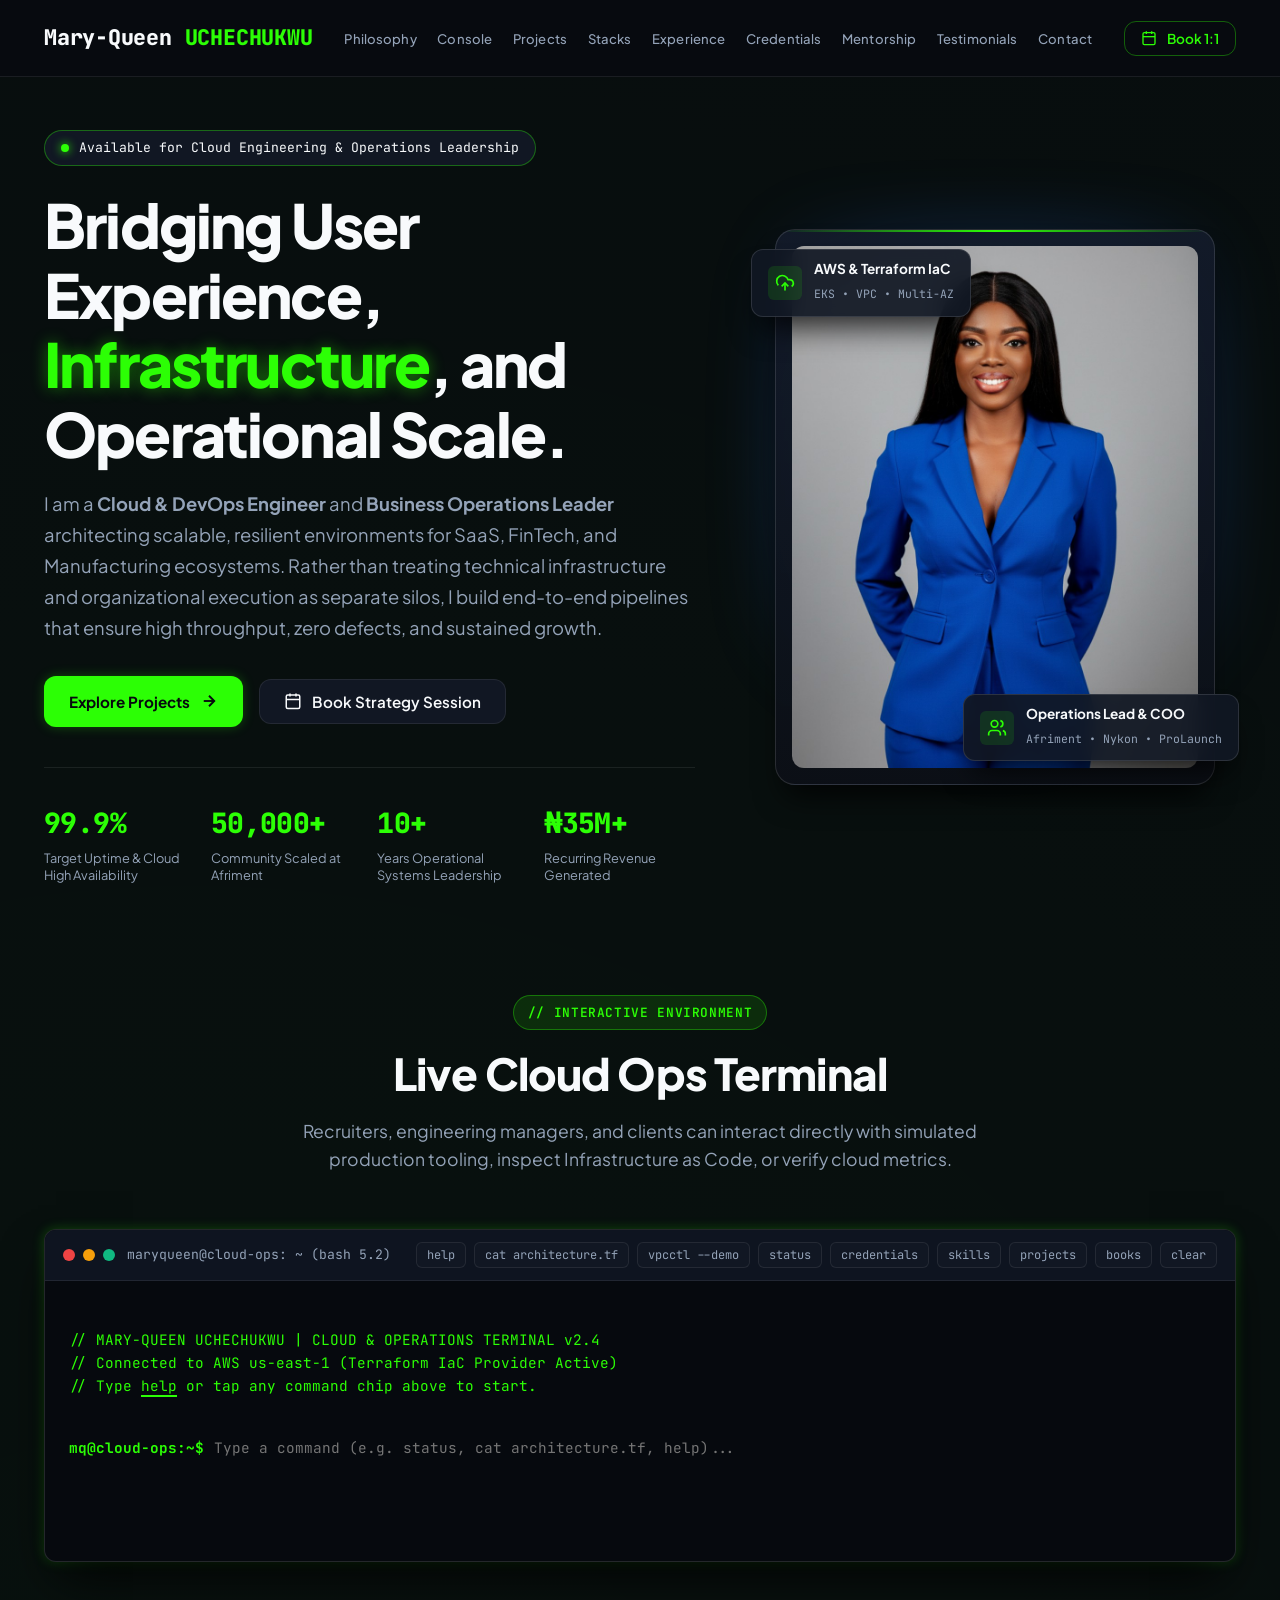
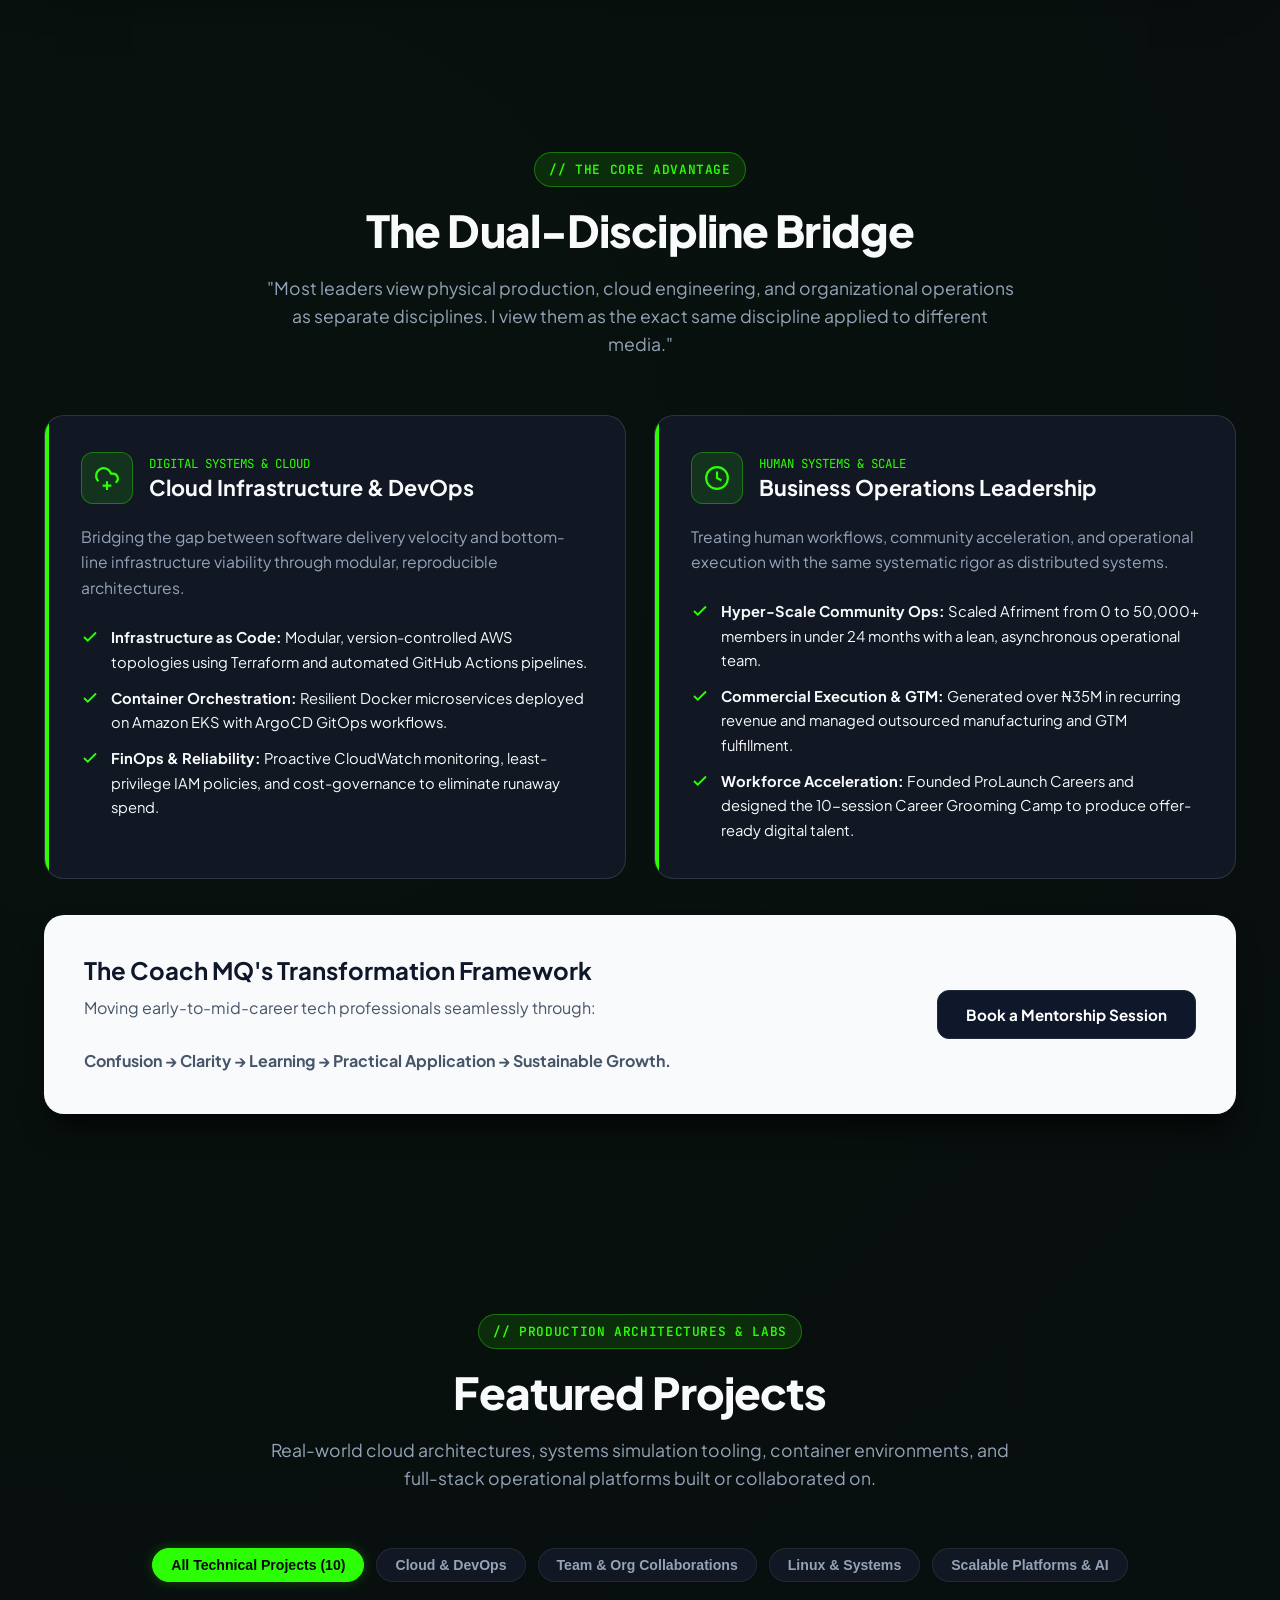
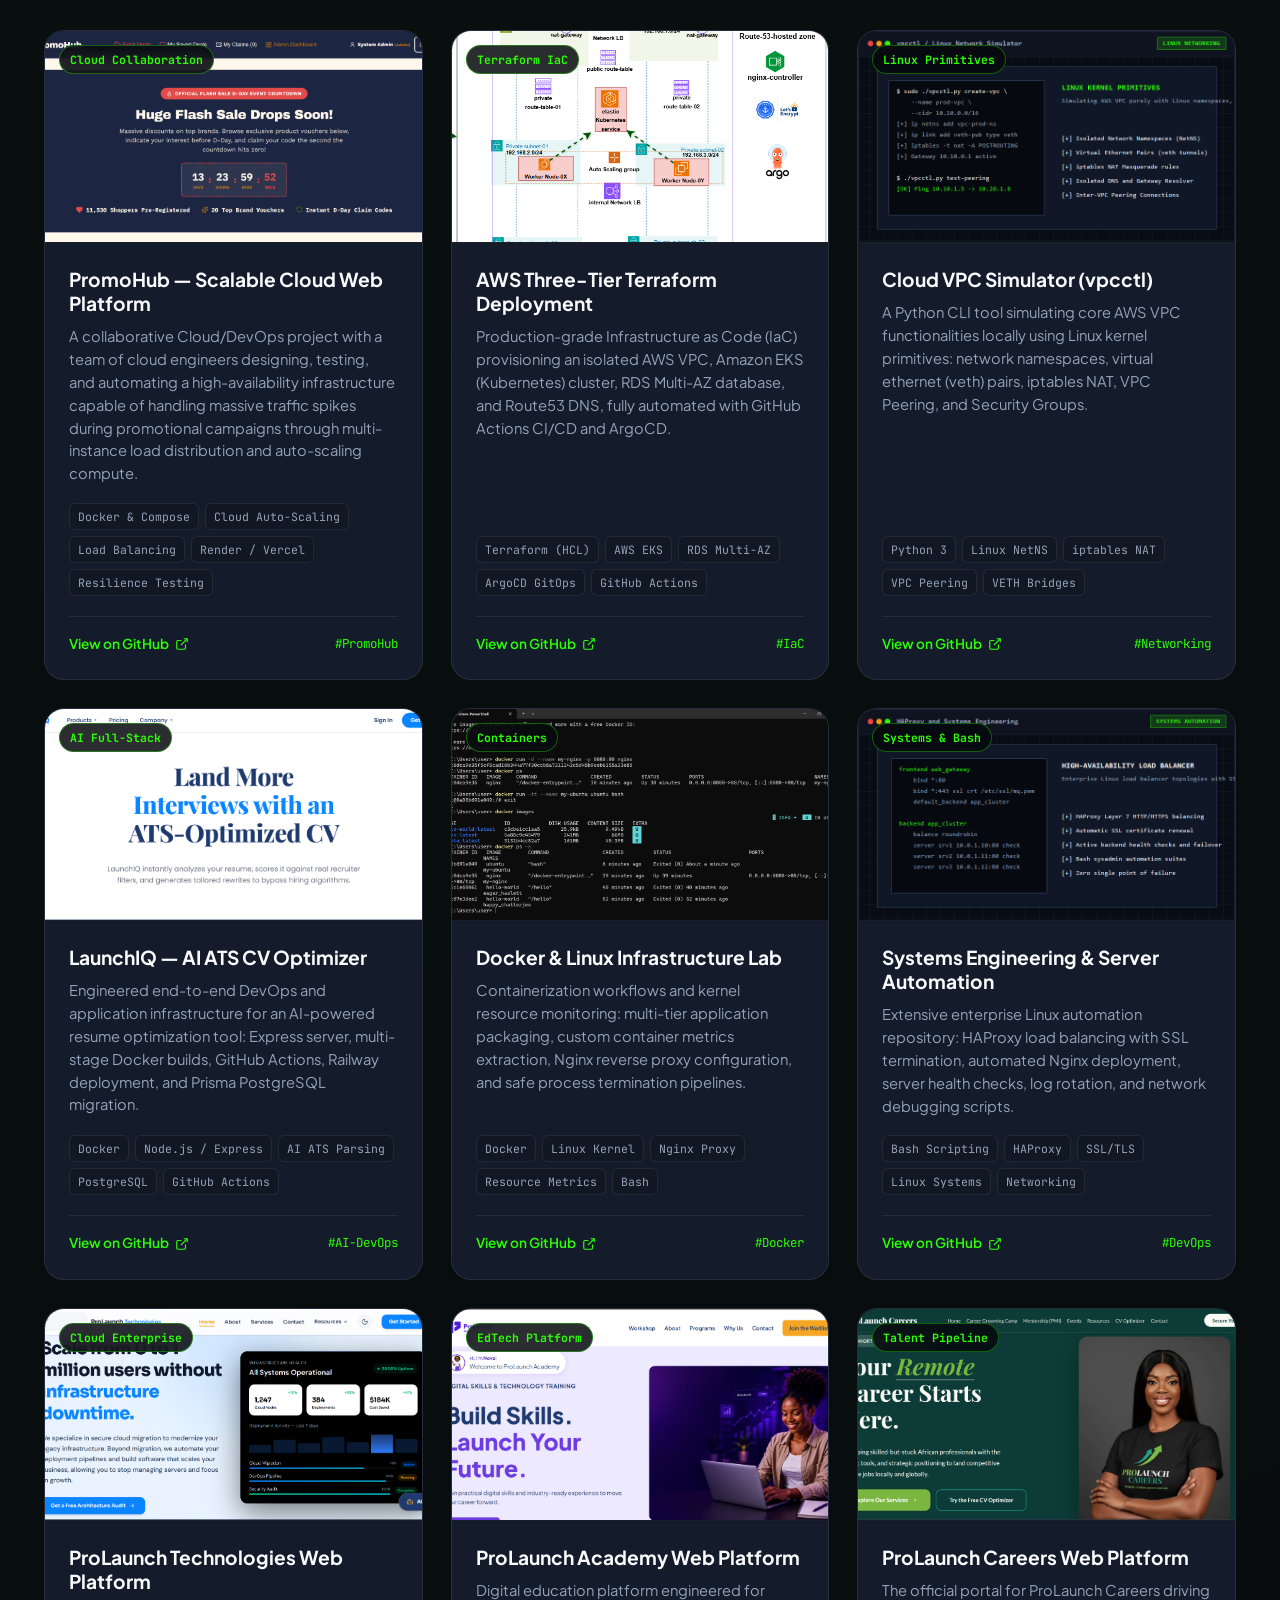
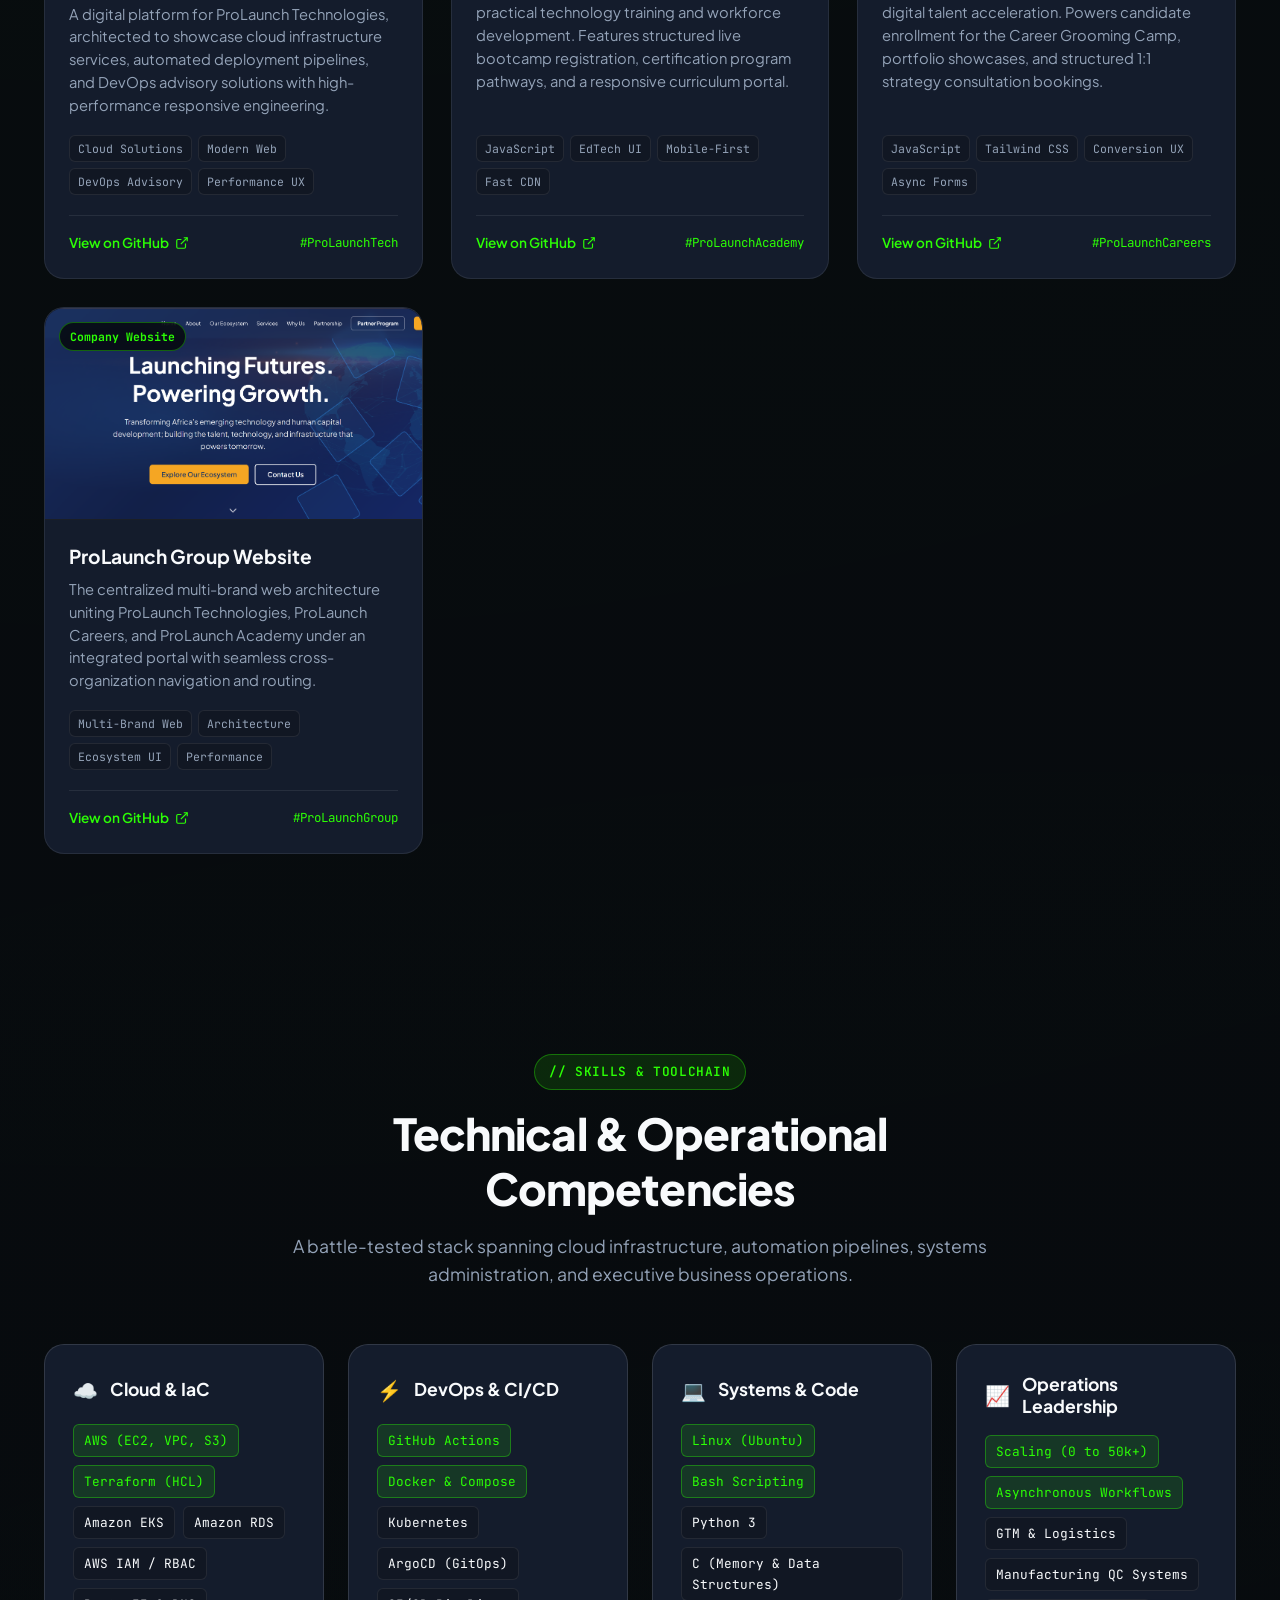
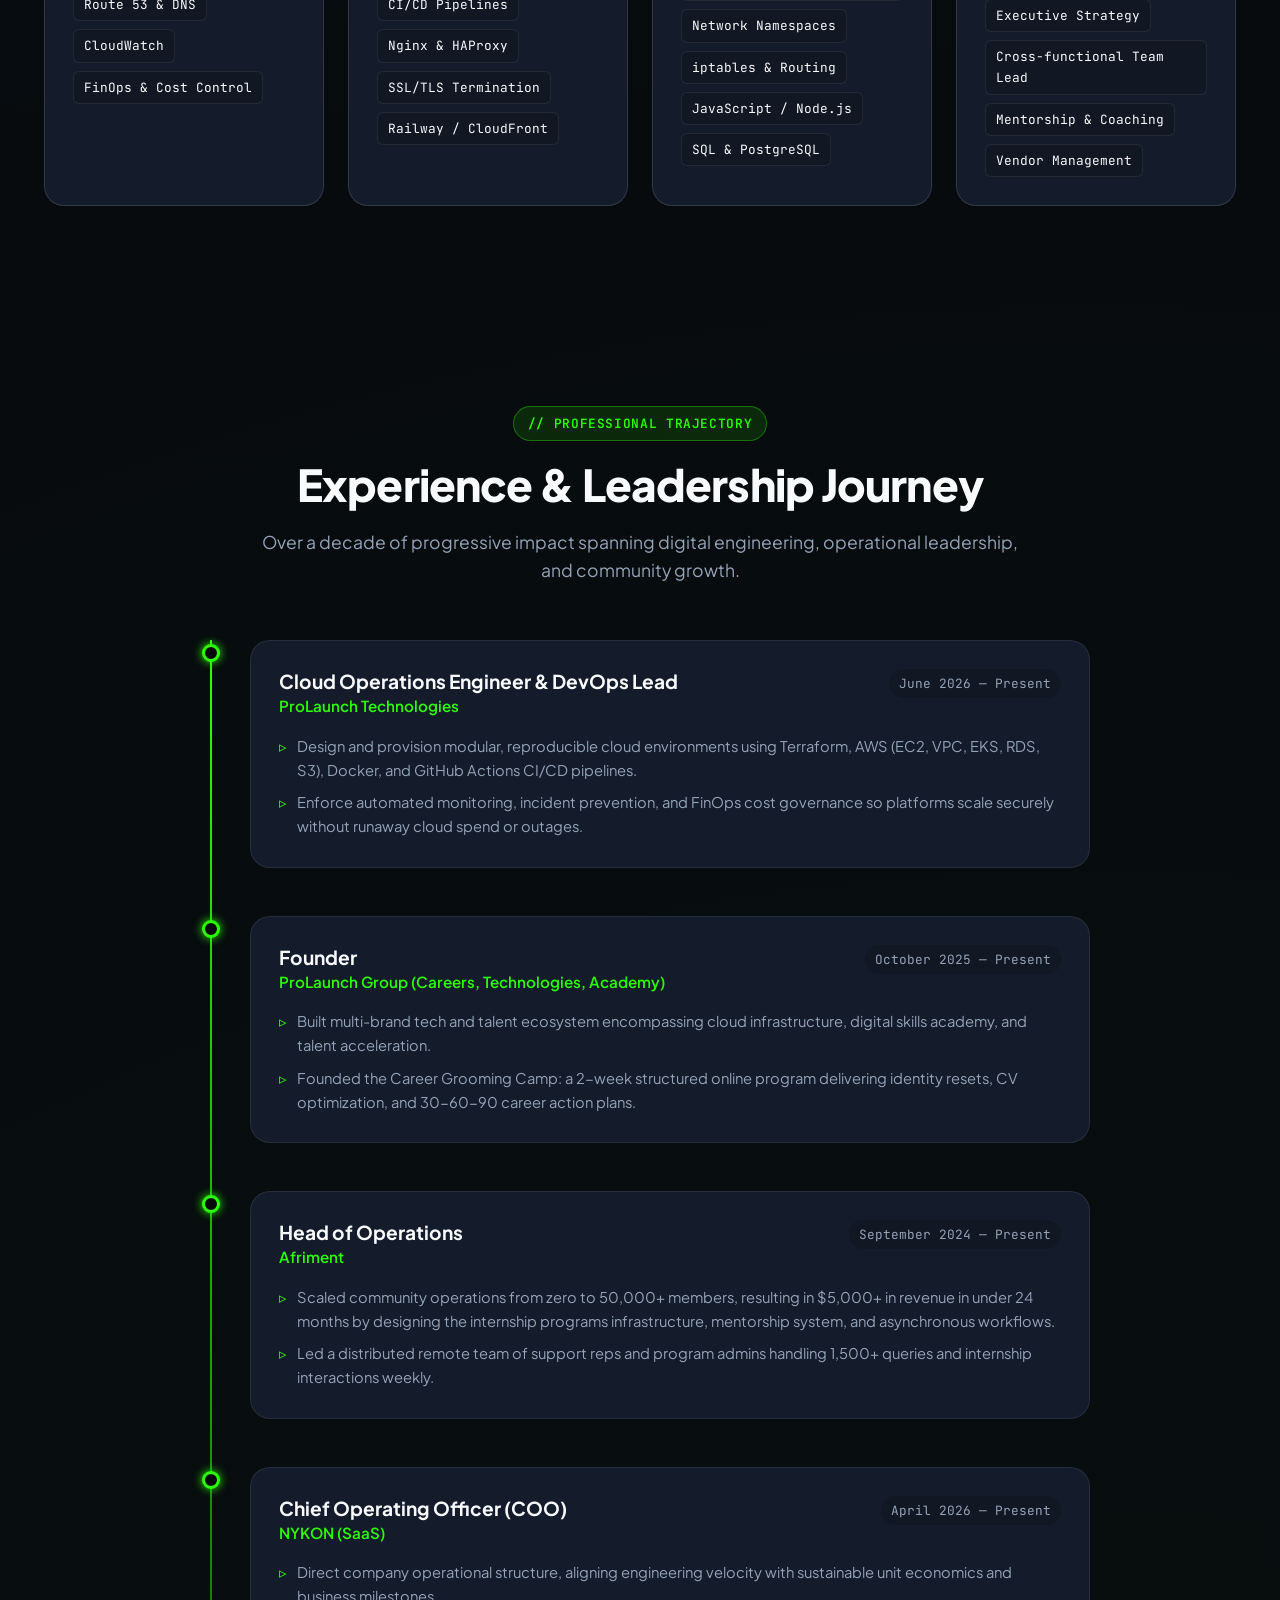
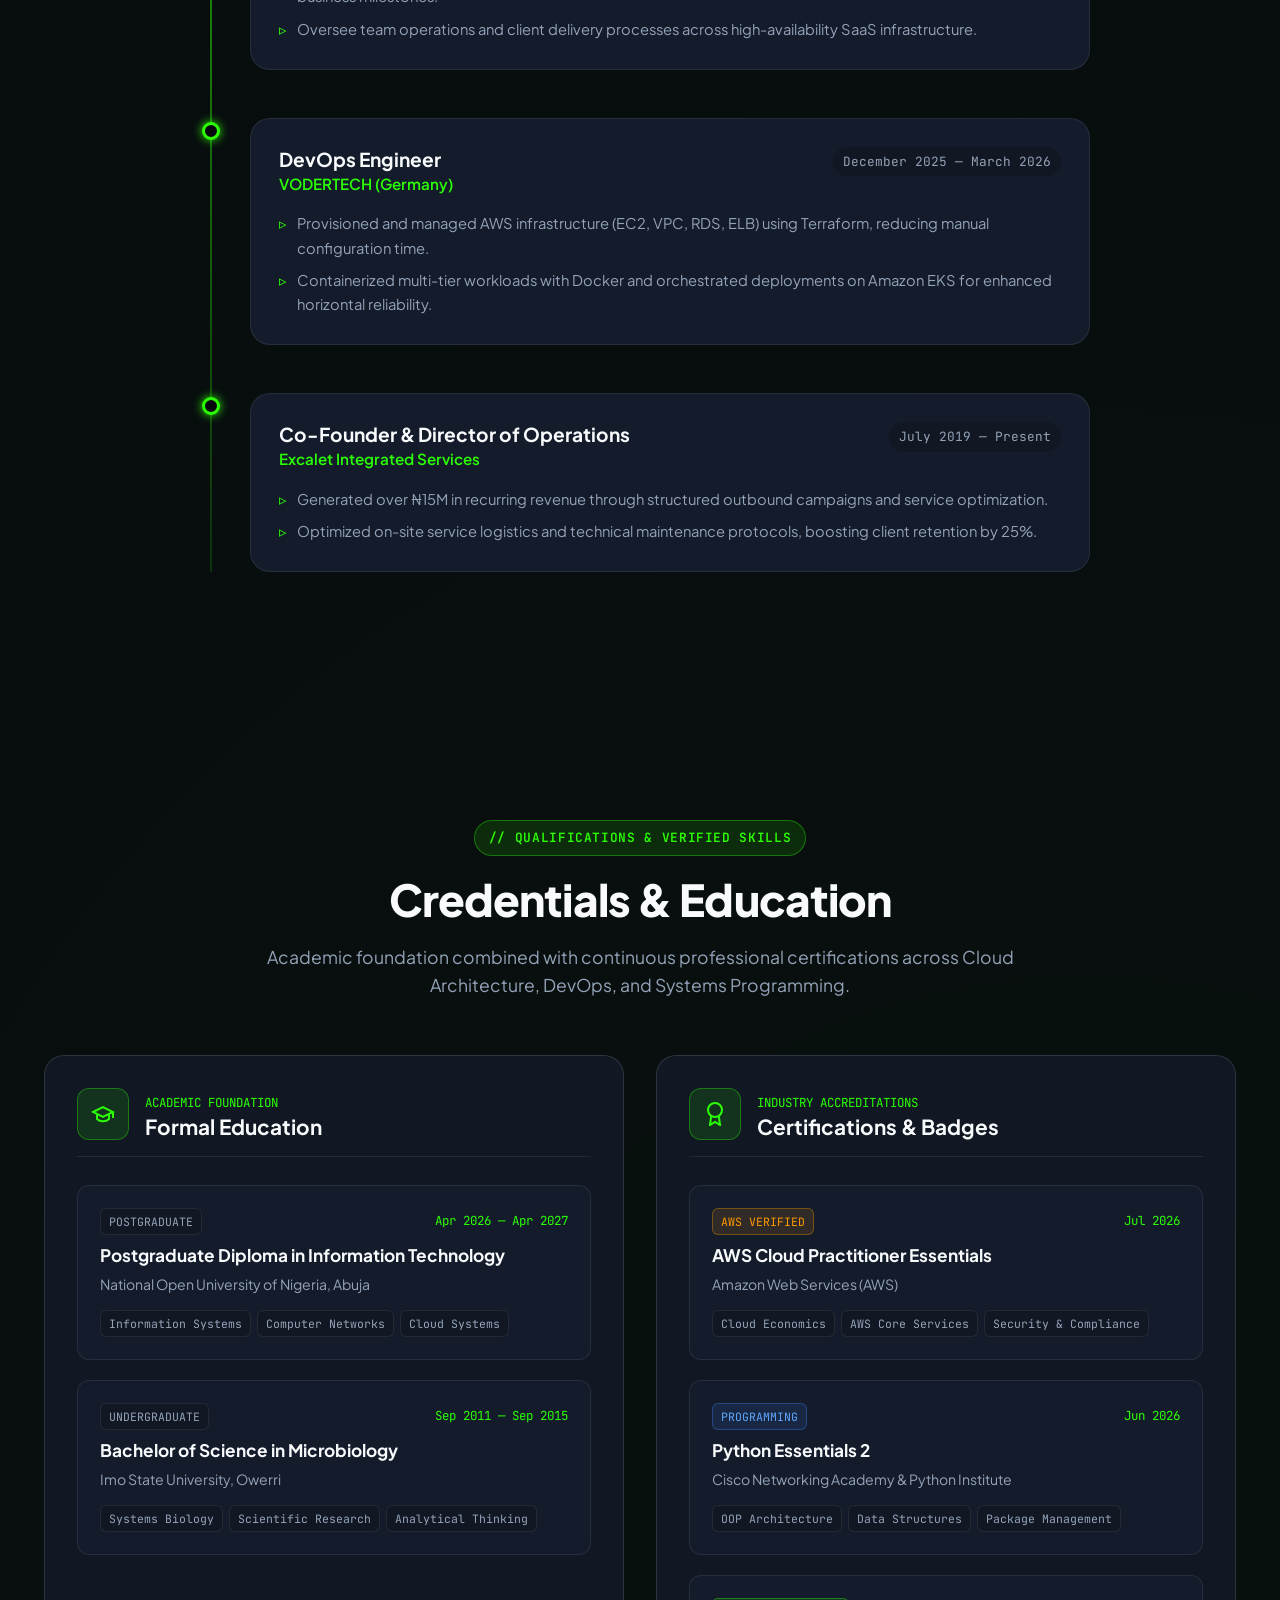
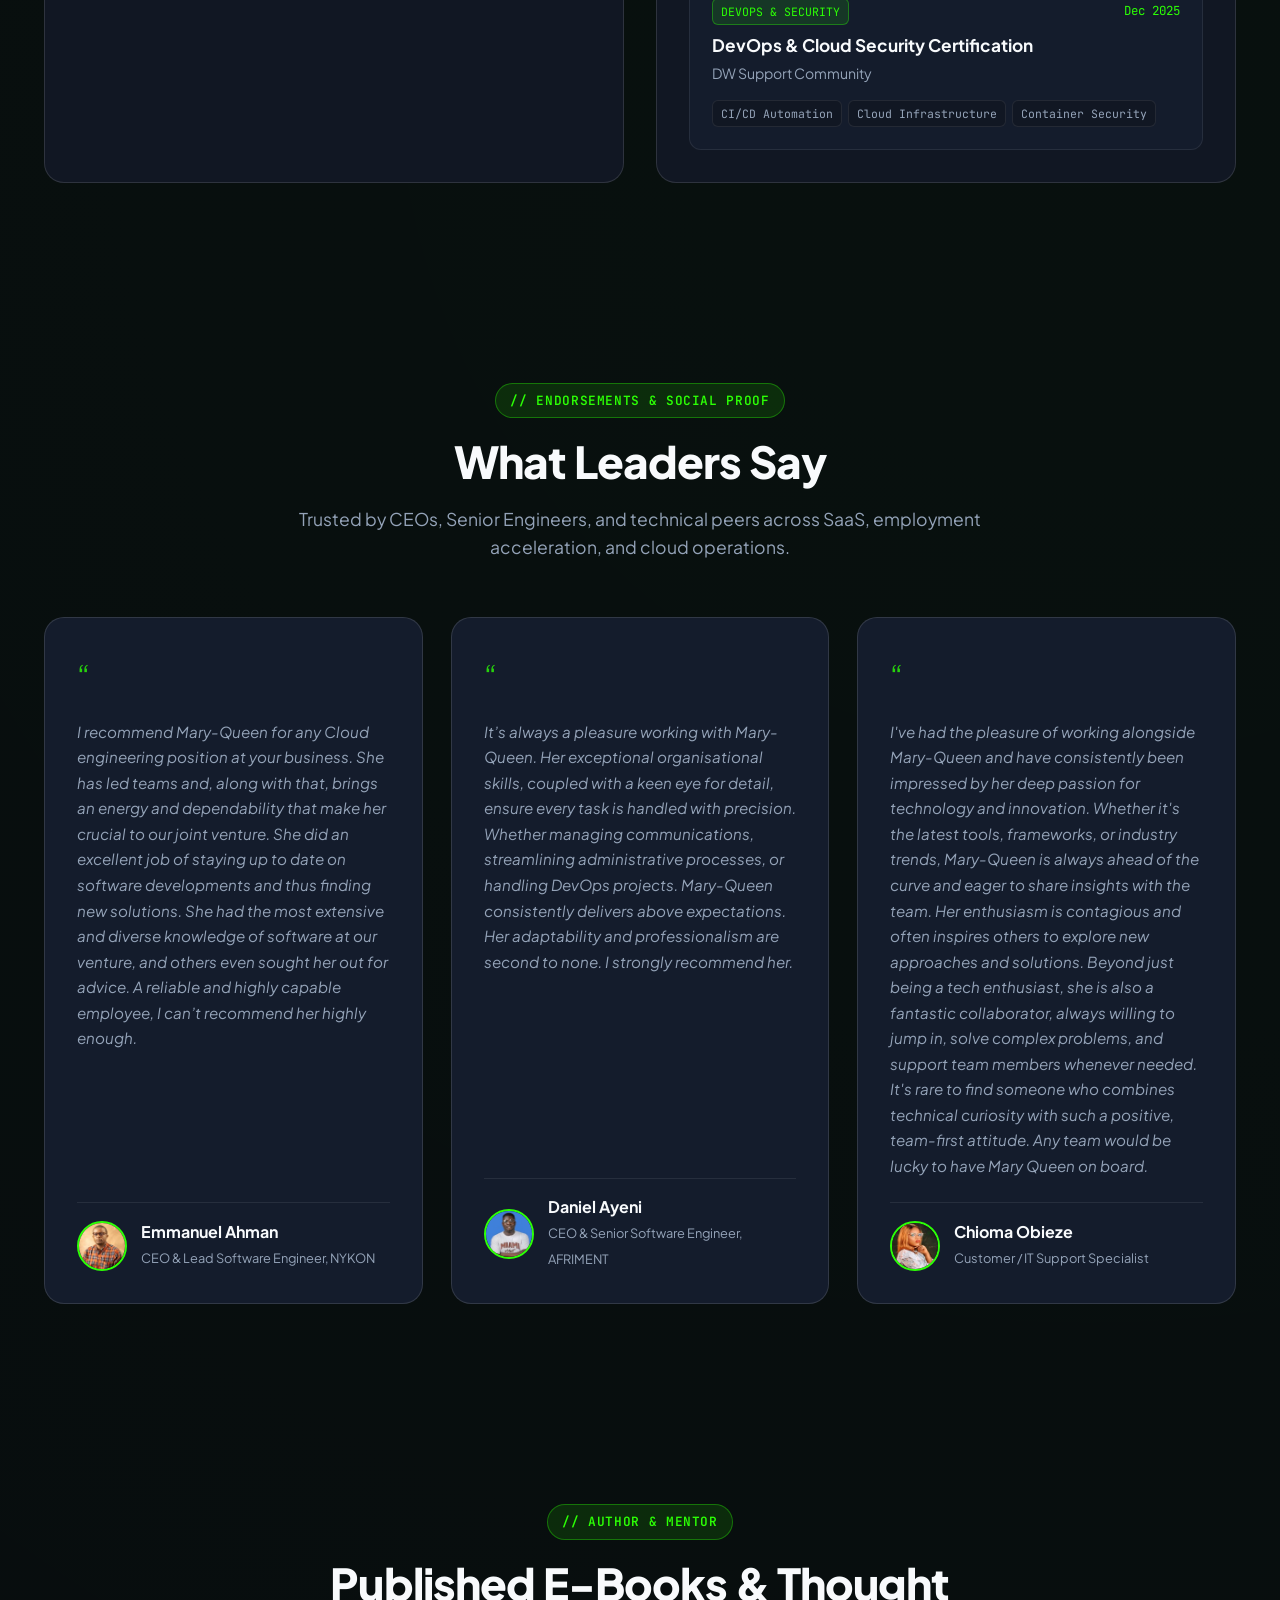
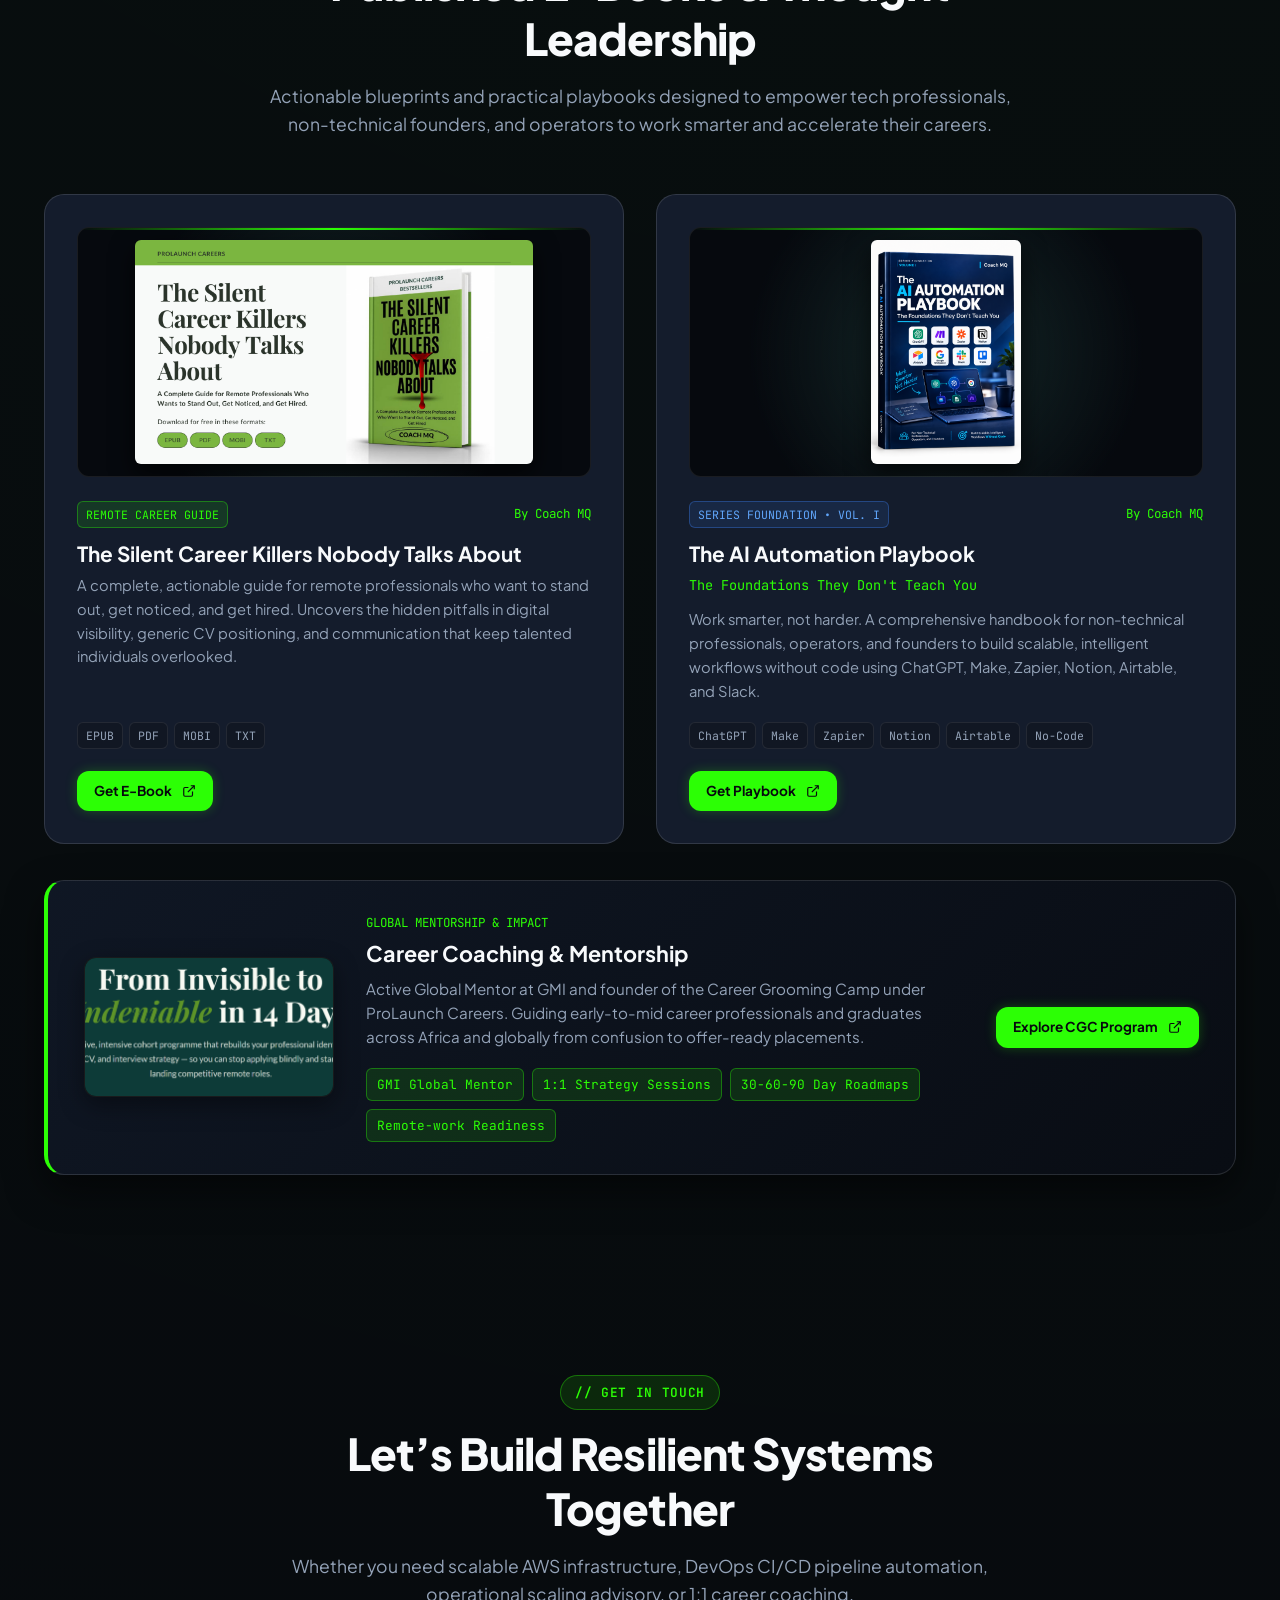
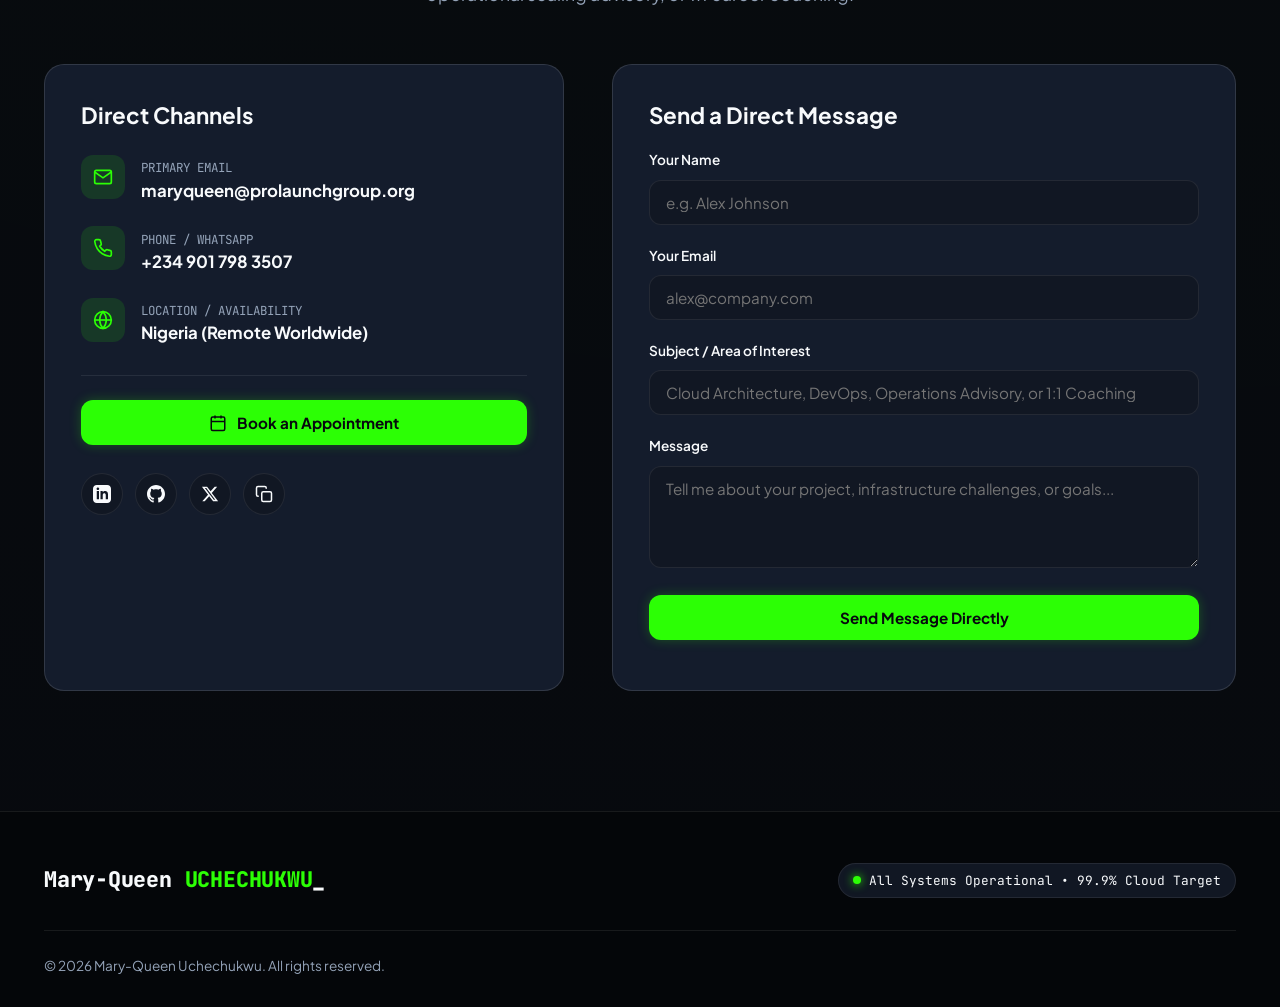
<file: index.html>
<!DOCTYPE html>
<html lang="en">
<head>
  <meta charset="UTF-8">
  <meta name="viewport" content="width=device-width, initial-scale=1.0">
  <title>Mary-Queen Uchechukwu | Cloud/DevOps Engineer & Business Operations Leader</title>
  <meta name="description" content="Official portfolio of Mary-Queen Uchechukwu. Cloud & DevOps Engineer, Systems Strategist, and Business Operations Leader architecting scalable, resilient solutions for SaaS, FinTech, and Manufacturing ecosystems.">
  <meta name="keywords" content="Mary-Queen Uchechukwu, Coach MQ, Cloud Engineer, DevOps Engineer, AWS, Terraform, Docker, Kubernetes, Business Operations, Afriment, ProLaunch Group">
  <meta name="author" content="Mary-Queen Uchechukwu">

  <link rel="canonical" href="https://maryqueen.prolaunchgroup.org/">

  <!-- Open Graph / LinkedIn & Social Sharing -->
  <meta property="og:type" content="website">
  <meta property="og:url" content="https://maryqueen.prolaunchgroup.org/">
  <meta property="og:title" content="Mary-Queen Uchechukwu | Cloud/DevOps Engineer & Business Operations Leader">
  <meta property="og:description" content="Bridging user experience, infrastructure, and operational scale. Cloud & DevOps Engineer, Systems Strategist, and Business Operations Leader.">
  <meta property="og:image" content="https://maryqueen.prolaunchgroup.org/assets/img/og-preview.png">
  <meta property="og:image:secure_url" content="https://maryqueen.prolaunchgroup.org/assets/img/og-preview.png">
  <meta property="og:image:type" content="image/png">
  <meta property="og:image:width" content="1200">
  <meta property="og:image:height" content="630">
  <meta property="og:image:alt" content="Mary-Queen Uchechukwu - Cloud/DevOps Engineer & Business Operations Leader">

  <!-- Twitter Card -->
  <meta name="twitter:card" content="summary_large_image">
  <meta name="twitter:url" content="https://maryqueen.prolaunchgroup.org/">
  <meta name="twitter:title" content="Mary-Queen Uchechukwu | Cloud/DevOps Engineer & Business Operations Leader">
  <meta name="twitter:description" content="Bridging user experience, infrastructure, and operational scale. Architecting scalable, resilient environments.">
  <meta name="twitter:image" content="https://maryqueen.prolaunchgroup.org/assets/img/og-preview.png">
  <meta name="twitter:creator" content="@kweenshaly">

  <!-- SVG Favicon with Brand Accent -->
  <link rel="icon" type="image/svg+xml" href="data:image/svg+xml,<svg xmlns='http://www.w3.org/2000/svg' viewBox='0 0 100 100'><rect width='100' height='100' rx='20' fill='%23080B10'/><text x='50%' y='62%' font-family='sans-serif' font-weight='800' font-size='46' fill='%232CFF05' text-anchor='middle'>MQ</text></svg>">

  <!-- Stylesheet -->
  <link rel="stylesheet" href="assets/css/style.css">
</head>
<body>

  <!-- ==========================================================================
       STICKY NAVIGATION BAR
       ========================================================================== -->
  <nav class="navbar">
    <div class="container nav-container">
      <a href="#hero" class="brand-logo">
        <span>Mary-Queen <span class="neon-text">UCHECHUKWU</span></span>
      </a>

      <ul class="nav-links">
        <li><a href="#philosophy" class="nav-link">Philosophy</a></li>
        <li><a href="#terminal" class="nav-link">Console</a></li>
        <li><a href="#projects" class="nav-link">Projects</a></li>
        <li><a href="#skills" class="nav-link">Stacks</a></li>
        <li><a href="#experience" class="nav-link">Experience</a></li>
        <li><a href="#credentials" class="nav-link">Credentials</a></li>
        <li><a href="#leadership" class="nav-link">Mentorship</a></li>
        <li><a href="#testimonials" class="nav-link">Testimonials</a></li>
        <li><a href="#contact" class="nav-link">Contact</a></li>
      </ul>

      <div class="nav-actions">
        <button class="btn btn-outline-neon btn-sm open-booking-modal">
          <svg width="16" height="16" viewBox="0 0 24 24" fill="none" stroke="currentColor" stroke-width="2"><rect x="3" y="4" width="18" height="18" rx="2" ry="2"></rect><line x1="16" y1="2" x2="16" y2="6"></line><line x1="8" y1="2" x2="8" y2="6"></line><line x1="3" y1="10" x2="21" y2="10"></line></svg>
          Book 1:1
        </button>
        <button class="mobile-toggle" id="mobileToggle" aria-label="Toggle Navigation">
          <svg width="24" height="24" viewBox="0 0 24 24" fill="none" stroke="currentColor" stroke-width="2"><line x1="3" y1="12" x2="21" y2="12"></line><line x1="3" y1="6" x2="21" y2="6"></line><line x1="3" y1="18" x2="21" y2="18"></line></svg>
        </button>
      </div>
    </div>
  </nav>

  <!-- Mobile Drawer -->
  <div class="mobile-drawer" id="mobileDrawer">
    <a href="#hero" class="nav-link">Home</a>
    <a href="#philosophy" class="nav-link">Philosophy</a>
    <a href="#terminal" class="nav-link">Console</a>
    <a href="#projects" class="nav-link">Featured Projects</a>
    <a href="#skills" class="nav-link">Technical Toolchain</a>
    <a href="#experience" class="nav-link">Career Journey</a>
    <a href="#credentials" class="nav-link">Credentials & Education</a>
    <a href="#leadership" class="nav-link">Mentorship</a>
    <a href="#testimonials" class="nav-link">Testimonials</a>
    <a href="#contact" class="nav-link">Contact & Book</a>
    <button class="btn btn-primary open-booking-modal" style="margin-top: 16px;">Schedule Appointment</button>
  </div>

  <!-- ==========================================================================
       HERO SECTION
       ========================================================================== -->
  <header class="hero" id="hero">
    <div class="container hero-grid">
      <div class="hero-content">
        <div class="hero-status">
          <span class="pulse-dot"></span>
          <span>Available for Cloud Engineering & Operations Leadership</span>
        </div>

        <h1 class="hero-title">
          Bridging User Experience, <span class="neon-text neon-glow">Infrastructure</span>, and Operational Scale.
        </h1>

        <p class="hero-subtitle">
          I am a <strong>Cloud & DevOps Engineer</strong> and <strong>Business Operations Leader</strong> architecting 
          scalable, resilient environments for SaaS, FinTech, and Manufacturing ecosystems. Rather than treating technical 
          infrastructure and organizational execution as separate silos, I build end-to-end pipelines that ensure high 
          throughput, zero defects, and sustained growth.
        </p>

        <div class="hero-actions">
          <a href="#projects" class="btn btn-primary">
            Explore Projects
            <svg width="18" height="18" viewBox="0 0 24 24" fill="none" stroke="currentColor" stroke-width="2.5"><line x1="5" y1="12" x2="19" y2="12"></line><polyline points="12 5 19 12 12 19"></polyline></svg>
          </a>
          <button class="btn btn-secondary open-booking-modal">
            <svg width="18" height="18" viewBox="0 0 24 24" fill="none" stroke="currentColor" stroke-width="2"><rect x="3" y="4" width="18" height="18" rx="2" ry="2"></rect><line x1="16" y1="2" x2="16" y2="6"></line><line x1="8" y1="2" x2="8" y2="6"></line><line x1="3" y1="10" x2="21" y2="10"></line></svg>
            Book Strategy Session
          </button>
        </div>

        <div class="hero-stats">
          <div class="stat-item">
            <span class="stat-num">99.9%</span>
            <span class="stat-label">Target Uptime & Cloud High Availability</span>
          </div>
          <div class="stat-item">
            <span class="stat-num">50,000+</span>
            <span class="stat-label">Community Scaled at Afriment</span>
          </div>
          <div class="stat-item">
            <span class="stat-num">10+</span>
            <span class="stat-label">Years Operational Systems Leadership</span>
          </div>
          <div class="stat-item">
            <span class="stat-num">₦35M+</span>
            <span class="stat-label">Recurring Revenue Generated</span>
          </div>
        </div>
      </div>

      <div class="hero-visual">
        <div class="profile-card-wrapper">
          <div class="profile-backdrop-glow"></div>
          <div class="profile-frame">
            <img src="assets/img/new-profile.png" alt="Mary-Queen Uchechukwu" class="profile-img" priority>
          </div>

          <!-- Floating Badges -->
          <div class="floating-badge badge-top">
            <div class="badge-icon">
              <svg width="20" height="20" viewBox="0 0 24 24" fill="none" stroke="currentColor" stroke-width="2"><path d="M4 14.899A7 7 0 1 1 15.71 8h1.79a4.5 4.5 0 0 1 2.5 8.242"></path><path d="M12 12v9"></path><path d="m16 16-4-4-4 4"></path></svg>
            </div>
            <div class="badge-content">
              <h5>AWS & Terraform IaC</h5>
              <span>EKS • VPC • Multi-AZ</span>
            </div>
          </div>

          <div class="floating-badge badge-bottom">
            <div class="badge-icon">
              <svg width="20" height="20" viewBox="0 0 24 24" fill="none" stroke="currentColor" stroke-width="2"><path d="M16 21v-2a4 4 0 0 0-4-4H6a4 4 0 0 0-4 4v2"></path><circle cx="9" cy="7" r="4"></circle><path d="M22 21v-2a4 4 0 0 0-3-3.87"></path><path d="M16 3.13a4 4 0 0 1 0 7.75"></path></svg>
            </div>
            <div class="badge-content">
              <h5>Operations Lead & COO</h5>
              <span>Afriment • Nykon • ProLaunch</span>
            </div>
          </div>
        </div>
      </div>
    </div>
  </header>

  <!-- ==========================================================================
       INTERACTIVE DEVOPS CLOUD TERMINAL
       ========================================================================== -->
  <section class="section terminal-section" id="terminal">
    <div class="container">
      <div class="section-title-wrap">
        <div class="section-tag">// INTERACTIVE ENVIRONMENT</div>
        <h2 class="section-title">Live Cloud Ops Terminal</h2>
        <p class="section-subtitle">
          Recruiters, engineering managers, and clients can interact directly with simulated production tooling, inspect Infrastructure as Code, or verify cloud metrics.
        </p>
      </div>

      <div class="terminal-box">
        <div class="terminal-header">
          <div class="terminal-bar-top">
            <div class="terminal-controls">
              <span class="terminal-dot dot-red"></span>
              <span class="terminal-dot dot-yellow"></span>
              <span class="terminal-dot dot-green"></span>
            </div>
            <div class="terminal-title">maryqueen@cloud-ops: ~ (bash 5.2)</div>
          </div>
          <div class="terminal-quick-chips">
            <button class="chip-btn" data-cmd="help">help</button>
            <button class="chip-btn" data-cmd="cat architecture.tf">cat architecture.tf</button>
            <button class="chip-btn" data-cmd="vpcctl --demo">vpcctl --demo</button>
            <button class="chip-cmd chip-btn" data-cmd="status">status</button>
            <button class="chip-btn" data-cmd="credentials">credentials</button>
            <button class="chip-btn" data-cmd="skills">skills</button>
            <button class="chip-btn" data-cmd="projects">projects</button>
            <button class="chip-btn" data-cmd="books">books</button>
            <button class="chip-btn" data-cmd="clear">clear</button>
          </div>
        </div>

        <div class="terminal-body" id="terminalBody">
          <div class="terminal-output" id="terminalOutput">
<span class="neon-text">// MARY-QUEEN UCHECHUKWU | CLOUD &amp; OPERATIONS TERMINAL v2.4
// Connected to AWS us-east-1 (Terraform IaC Provider Active)
// Type <span class="neon-text neon-underline">help</span> or tap any command chip above to start.</span>
          </div>
          <div class="terminal-prompt-line">
            <span class="prompt-symbol">mq@cloud-ops:~$</span>
            <input type="text" class="terminal-input" id="terminalInput" placeholder="Type a command (e.g. status, cat architecture.tf, help)..." autocomplete="off" spellcheck="false">
          </div>
        </div>
      </div>
    </div>
  </section>

  <!-- ==========================================================================
       THE DUAL-DISCIPLINE PHILOSOPHY
       ========================================================================== -->
  <section class="section" id="philosophy">
    <div class="container">
      <div class="section-title-wrap">
        <div class="section-tag">// THE CORE ADVANTAGE</div>
        <h2 class="section-title">The Dual-Discipline Bridge</h2>
        <p class="section-subtitle">
          "Most leaders view physical production, cloud engineering, and organizational operations as separate disciplines. I view them as the exact same discipline applied to different media."
        </p>
      </div>

      <div class="philosophy-grid">
        <!-- Pillar 1 -->
        <div class="pillar-card">
          <div class="pillar-header">
            <div class="pillar-icon-box">
              <svg width="26" height="26" viewBox="0 0 24 24" fill="none" stroke="currentColor" stroke-width="2"><path d="M4 14.899A7 7 0 1 1 15.71 8h1.79a4.5 4.5 0 0 1 2.5 8.242"></path><line x1="8" y1="19" x2="16" y2="19"></line><line x1="12" y1="15" x2="12" y2="23"></line></svg>
            </div>
            <div>
              <div class="pillar-tagline">DIGITAL SYSTEMS & CLOUD</div>
              <h3 class="pillar-title">Cloud Infrastructure & DevOps</h3>
            </div>
          </div>
          <p class="pillar-desc">
            Bridging the gap between software delivery velocity and bottom-line infrastructure viability through modular, reproducible architectures.
          </p>
          <ul class="pillar-points">
            <li class="pillar-point">
              <svg width="18" height="18" viewBox="0 0 24 24" fill="none" stroke="currentColor" stroke-width="2.5"><polyline points="20 6 9 17 4 12"></polyline></svg>
              <span><strong>Infrastructure as Code:</strong> Modular, version-controlled AWS topologies using Terraform and automated GitHub Actions pipelines.</span>
            </li>
            <li class="pillar-point">
              <svg width="18" height="18" viewBox="0 0 24 24" fill="none" stroke="currentColor" stroke-width="2.5"><polyline points="20 6 9 17 4 12"></polyline></svg>
              <span><strong>Container Orchestration:</strong> Resilient Docker microservices deployed on Amazon EKS with ArgoCD GitOps workflows.</span>
            </li>
            <li class="pillar-point">
              <svg width="18" height="18" viewBox="0 0 24 24" fill="none" stroke="currentColor" stroke-width="2.5"><polyline points="20 6 9 17 4 12"></polyline></svg>
              <span><strong>FinOps & Reliability:</strong> Proactive CloudWatch monitoring, least-privilege IAM policies, and cost-governance to eliminate runaway spend.</span>
            </li>
          </ul>
        </div>

        <!-- Pillar 2 -->
        <div class="pillar-card">
          <div class="pillar-header">
            <div class="pillar-icon-box">
              <svg width="26" height="26" viewBox="0 0 24 24" fill="none" stroke="currentColor" stroke-width="2"><circle cx="12" cy="12" r="10"></circle><polyline points="12 6 12 12 16 14"></polyline></svg>
            </div>
            <div>
              <div class="pillar-tagline">HUMAN SYSTEMS & SCALE</div>
              <h3 class="pillar-title">Business Operations Leadership</h3>
            </div>
          </div>
          <p class="pillar-desc">
            Treating human workflows, community acceleration, and operational execution with the same systematic rigor as distributed systems.
          </p>
          <ul class="pillar-points">
            <li class="pillar-point">
              <svg width="18" height="18" viewBox="0 0 24 24" fill="none" stroke="currentColor" stroke-width="2.5"><polyline points="20 6 9 17 4 12"></polyline></svg>
              <span><strong>Hyper-Scale Community Ops:</strong> Scaled Afriment from 0 to 50,000+ members in under 24 months with a lean, asynchronous operational team.</span>
            </li>
            <li class="pillar-point">
              <svg width="18" height="18" viewBox="0 0 24 24" fill="none" stroke="currentColor" stroke-width="2.5"><polyline points="20 6 9 17 4 12"></polyline></svg>
              <span><strong>Commercial Execution & GTM:</strong> Generated over ₦35M in recurring revenue and managed outsourced manufacturing and GTM fulfillment.</span>
            </li>
            <li class="pillar-point">
              <svg width="18" height="18" viewBox="0 0 24 24" fill="none" stroke="currentColor" stroke-width="2.5"><polyline points="20 6 9 17 4 12"></polyline></svg>
              <span><strong>Workforce Acceleration:</strong> Founded ProLaunch Careers and designed the 10-session Career Grooming Camp to produce offer-ready digital talent.</span>
            </li>
          </ul>
        </div>
      </div>

      <!-- High-Contrast Light Neutral Executive Banner -->
      <div class="contrast-banner">
        <div>
          <h3>The Coach MQ's Transformation Framework</h3>
          <p>
            Moving early-to-mid-career tech professionals seamlessly through: <br><br>
            <strong>Confusion → Clarity → Learning → Practical Application → Sustainable Growth.</strong>
          </p>
        </div>
        <div>
          <button class="btn btn-dark open-booking-modal">
            Book a Mentorship Session
          </button>
        </div>
      </div>
    </div>
  </section>

  <!-- ==========================================================================
       FEATURED PROJECTS SECTION
       ========================================================================== -->
  <section class="section" id="projects">
    <div class="container">
      <div class="section-title-wrap">
        <div class="section-tag">// PRODUCTION ARCHITECTURES & LABS</div>
        <h2 class="section-title">Featured Projects</h2>
        <p class="section-subtitle">
          Real-world cloud architectures, systems simulation tooling, container environments, and full-stack operational platforms built or collaborated on.
        </p>
      </div>

      <!-- Project Filters -->
      <div class="projects-filter-bar">
        <button class="filter-btn active" data-filter="all">All Technical Projects (10)</button>
        <button class="filter-btn" data-filter="cloud">Cloud & DevOps</button>
        <button class="filter-btn" data-filter="org">Team & Org Collaborations</button>
        <button class="filter-btn" data-filter="systems">Linux & Systems</button>
        <button class="filter-btn" data-filter="platform">Scalable Platforms & AI</button>
      </div>

      <!-- Projects Grid -->
      <div class="projects-grid">

        <!-- 1. PromoHub — Scalable Cloud Web Platform -->
        <div class="project-card" data-category="cloud org platform">
          <div class="project-media">
            <img src="assets/img/projects/project-promohub.png" alt="PromoHub Scalable Cloud Web Platform" class="project-thumb-img" loading="lazy">
            <span class="project-badge-top">Cloud Collaboration</span>
          </div>
          <div class="project-content">
            <h3 class="project-title">PromoHub — Scalable Cloud Web Platform</h3>
            <p class="project-desc">
              A collaborative Cloud/DevOps project with a team of cloud engineers designing, testing, and automating a high-availability infrastructure capable of handling massive traffic spikes during promotional campaigns through multi-instance load distribution and auto-scaling compute.
            </p>
            <div class="project-tags">
              <span class="tag-pill">Docker & Compose</span>
              <span class="tag-pill">Cloud Auto-Scaling</span>
              <span class="tag-pill">Load Balancing</span>
              <span class="tag-pill">Render / Vercel</span>
              <span class="tag-pill">Resilience Testing</span>
            </div>
            <div class="project-footer">
              <a href="https://github.com/PromoHub-Org/promohub-scalable-web-platform" target="_blank" class="project-link-btn">
                <span>View on GitHub</span>
                <svg width="14" height="14" viewBox="0 0 24 24" fill="none" stroke="currentColor" stroke-width="2"><path d="M18 13v6a2 2 0 0 1-2 2H5a2 2 0 0 1-2-2V8a2 2 0 0 1 2-2h6"></path><polyline points="15 3 21 3 21 9"></polyline><line x1="10" y1="14" x2="21" y2="3"></line></svg>
              </a>
              <span class="mono neon-text" style="font-size: 0.78rem;">#PromoHub</span>
            </div>
          </div>
        </div>

        <!-- 2. AWS Three-Tier Terraform Deployment -->
        <div class="project-card" data-category="cloud systems">
          <div class="project-media">
            <img src="assets/img/projects/project-aws-terraform.png" alt="AWS Three-Tier Terraform Deployment" class="project-thumb-img" loading="lazy">
            <span class="project-badge-top">Terraform IaC</span>
          </div>
          <div class="project-content">
            <h3 class="project-title">AWS Three-Tier Terraform Deployment</h3>
            <p class="project-desc">
              Production-grade Infrastructure as Code (IaC) provisioning an isolated AWS VPC, Amazon EKS (Kubernetes) cluster, RDS Multi-AZ database, and Route53 DNS, fully automated with GitHub Actions CI/CD and ArgoCD.
            </p>
            <div class="project-tags">
              <span class="tag-pill">Terraform (HCL)</span>
              <span class="tag-pill">AWS EKS</span>
              <span class="tag-pill">RDS Multi-AZ</span>
              <span class="tag-pill">ArgoCD GitOps</span>
              <span class="tag-pill">GitHub Actions</span>
            </div>
            <div class="project-footer">
              <a href="https://github.com/Kweenshaly7/aws-three-tier-terraform-deploy" target="_blank" class="project-link-btn">
                <span>View on GitHub</span>
                <svg width="14" height="14" viewBox="0 0 24 24" fill="none" stroke="currentColor" stroke-width="2"><path d="M18 13v6a2 2 0 0 1-2 2H5a2 2 0 0 1-2-2V8a2 2 0 0 1 2-2h6"></path><polyline points="15 3 21 3 21 9"></polyline><line x1="10" y1="14" x2="21" y2="3"></line></svg>
              </a>
              <span class="mono neon-text" style="font-size: 0.78rem;">#IaC</span>
            </div>
          </div>
        </div>

        <!-- 3. Cloud VPC Simulator -->
        <div class="project-card" data-category="cloud systems">
          <div class="project-media">
            <img src="assets/img/projects/project-vpc-simulator.png" alt="Cloud VPC Simulator" class="project-thumb-img" loading="lazy">
            <span class="project-badge-top">Linux Primitives</span>
          </div>
          <div class="project-content">
            <h3 class="project-title">Cloud VPC Simulator (vpcctl)</h3>
            <p class="project-desc">
              A Python CLI tool simulating core AWS VPC functionalities locally using Linux kernel primitives: network namespaces, virtual ethernet (veth) pairs, iptables NAT, VPC Peering, and Security Groups.
            </p>
            <div class="project-tags">
              <span class="tag-pill">Python 3</span>
              <span class="tag-pill">Linux NetNS</span>
              <span class="tag-pill">iptables NAT</span>
              <span class="tag-pill">VPC Peering</span>
              <span class="tag-pill">VETH Bridges</span>
            </div>
            <div class="project-footer">
              <a href="https://github.com/Kweenshaly7/cloud-vpc-simulator" target="_blank" class="project-link-btn">
                <span>View on GitHub</span>
                <svg width="14" height="14" viewBox="0 0 24 24" fill="none" stroke="currentColor" stroke-width="2"><path d="M18 13v6a2 2 0 0 1-2 2H5a2 2 0 0 1-2-2V8a2 2 0 0 1 2-2h6"></path><polyline points="15 3 21 3 21 9"></polyline><line x1="10" y1="14" x2="21" y2="3"></line></svg>
              </a>
              <span class="mono neon-text" style="font-size: 0.78rem;">#Networking</span>
            </div>
          </div>
        </div>

        <!-- 4. LaunchIQ — AI ATS CV Optimizer -->
        <div class="project-card" data-category="platform cloud">
          <div class="project-media">
            <img src="assets/img/projects/project-cv-optimizer.png" alt="LaunchIQ AI ATS CV Optimizer" class="project-thumb-img" loading="lazy">
            <span class="project-badge-top">AI Full-Stack</span>
          </div>
          <div class="project-content">
            <h3 class="project-title">LaunchIQ — AI ATS CV Optimizer</h3>
            <p class="project-desc">
              Engineered end-to-end DevOps and application infrastructure for an AI-powered resume optimization tool: Express server, multi-stage Docker builds, GitHub Actions, Railway deployment, and Prisma PostgreSQL migration.
            </p>
            <div class="project-tags">
              <span class="tag-pill">Docker</span>
              <span class="tag-pill">Node.js / Express</span>
              <span class="tag-pill">AI ATS Parsing</span>
              <span class="tag-pill">PostgreSQL</span>
              <span class="tag-pill">GitHub Actions</span>
            </div>
            <div class="project-footer">
              <a href="https://github.com/Kweenshaly7/prolaunch-cv-optimizer" target="_blank" class="project-link-btn">
                <span>View on GitHub</span>
                <svg width="14" height="14" viewBox="0 0 24 24" fill="none" stroke="currentColor" stroke-width="2"><path d="M18 13v6a2 2 0 0 1-2 2H5a2 2 0 0 1-2-2V8a2 2 0 0 1 2-2h6"></path><polyline points="15 3 21 3 21 9"></polyline><line x1="10" y1="14" x2="21" y2="3"></line></svg>
              </a>
              <span class="mono neon-text" style="font-size: 0.78rem;">#AI-DevOps</span>
            </div>
          </div>
        </div>

        <!-- 5. Docker & Linux Systems Lab -->
        <div class="project-card" data-category="cloud systems">
          <div class="project-media">
            <img src="assets/img/projects/project-docker-linux.png" alt="Docker & Linux Infrastructure Lab" class="project-thumb-img" loading="lazy">
            <span class="project-badge-top">Containers</span>
          </div>
          <div class="project-content">
            <h3 class="project-title">Docker & Linux Infrastructure Lab</h3>
            <p class="project-desc">
              Containerization workflows and kernel resource monitoring: multi-tier application packaging, custom container metrics extraction, Nginx reverse proxy configuration, and safe process termination pipelines.
            </p>
            <div class="project-tags">
              <span class="tag-pill">Docker</span>
              <span class="tag-pill">Linux Kernel</span>
              <span class="tag-pill">Nginx Proxy</span>
              <span class="tag-pill">Resource Metrics</span>
              <span class="tag-pill">Bash</span>
            </div>
            <div class="project-footer">
              <a href="https://github.com/Kweenshaly7/docker-linux-lab" target="_blank" class="project-link-btn">
                <span>View on GitHub</span>
                <svg width="14" height="14" viewBox="0 0 24 24" fill="none" stroke="currentColor" stroke-width="2"><path d="M18 13v6a2 2 0 0 1-2 2H5a2 2 0 0 1-2-2V8a2 2 0 0 1 2-2h6"></path><polyline points="15 3 21 3 21 9"></polyline><line x1="10" y1="14" x2="21" y2="3"></line></svg>
              </a>
              <span class="mono neon-text" style="font-size: 0.78rem;">#Docker</span>
            </div>
          </div>
        </div>

        <!-- 6. ALX System Engineering & DevOps Automation -->
        <div class="project-card" data-category="cloud systems">
          <div class="project-media">
            <img src="assets/img/projects/project-systems-devops.png" alt="Systems Engineering & DevOps Automation" class="project-thumb-img" loading="lazy">
            <span class="project-badge-top">Systems & Bash</span>
          </div>
          <div class="project-content">
            <h3 class="project-title">Systems Engineering & Server Automation</h3>
            <p class="project-desc">
              Extensive enterprise Linux automation repository: HAProxy load balancing with SSL termination, automated Nginx deployment, server health checks, log rotation, and network debugging scripts.
            </p>
            <div class="project-tags">
              <span class="tag-pill">Bash Scripting</span>
              <span class="tag-pill">HAProxy</span>
              <span class="tag-pill">SSL/TLS</span>
              <span class="tag-pill">Linux Systems</span>
              <span class="tag-pill">Networking</span>
            </div>
            <div class="project-footer">
              <a href="https://github.com/Kweenshaly7/alx-system_engineering-devops" target="_blank" class="project-link-btn">
                <span>View on GitHub</span>
                <svg width="14" height="14" viewBox="0 0 24 24" fill="none" stroke="currentColor" stroke-width="2"><path d="M18 13v6a2 2 0 0 1-2 2H5a2 2 0 0 1-2-2V8a2 2 0 0 1 2-2h6"></path><polyline points="15 3 21 3 21 9"></polyline><line x1="10" y1="14" x2="21" y2="3"></line></svg>
              </a>
              <span class="mono neon-text" style="font-size: 0.78rem;">#DevOps</span>
            </div>
          </div>
        </div>

        <!-- 7. ProLaunch Technologies Web & Cloud Platform -->
        <div class="project-card" data-category="org platform cloud">
          <div class="project-media">
            <img src="assets/img/projects/project-ptech.png" alt="ProLaunch Technologies Web Platform" class="project-thumb-img" loading="lazy">
            <span class="project-badge-top">Cloud Enterprise</span>
          </div>
          <div class="project-content">
            <h3 class="project-title">ProLaunch Technologies Web Platform</h3>
            <p class="project-desc">
              A digital platform for ProLaunch Technologies, architected to showcase cloud infrastructure services, automated deployment pipelines, and DevOps advisory solutions with high-performance responsive engineering.
            </p>
            <div class="project-tags">
              <span class="tag-pill">Cloud Solutions</span>
              <span class="tag-pill">Modern Web</span>
              <span class="tag-pill">DevOps Advisory</span>
              <span class="tag-pill">Performance UX</span>
            </div>
            <div class="project-footer">
              <a href="https://github.com/ProLaunch-Group/ptech-web" target="_blank" class="project-link-btn">
                <span>View on GitHub</span>
                <svg width="14" height="14" viewBox="0 0 24 24" fill="none" stroke="currentColor" stroke-width="2"><path d="M18 13v6a2 2 0 0 1-2 2H5a2 2 0 0 1-2-2V8a2 2 0 0 1 2-2h6"></path><polyline points="15 3 21 3 21 9"></polyline><line x1="10" y1="14" x2="21" y2="3"></line></svg>
              </a>
              <span class="mono neon-text" style="font-size: 0.78rem;">#ProLaunchTech</span>
            </div>
          </div>
        </div>

        <!-- 8. ProLaunch Academy Web Platform -->
        <div class="project-card" data-category="org platform">
          <div class="project-media">
            <img src="assets/img/projects/project-pacad.png" alt="ProLaunch Academy Web Platform" class="project-thumb-img" loading="lazy">
            <span class="project-badge-top">EdTech Platform</span>
          </div>
          <div class="project-content">
            <h3 class="project-title">ProLaunch Academy Web Platform</h3>
            <p class="project-desc">
              Digital education platform engineered for practical technology training and workforce development. Features structured live bootcamp registration, certification program pathways, and a responsive curriculum portal.
            </p>
            <div class="project-tags">
              <span class="tag-pill">JavaScript</span>
              <span class="tag-pill">EdTech UI</span>
              <span class="tag-pill">Mobile-First</span>
              <span class="tag-pill">Fast CDN</span>
            </div>
            <div class="project-footer">
              <a href="https://github.com/ProLaunch-Group/pacad-landing" target="_blank" class="project-link-btn">
                <span>View on GitHub</span>
                <svg width="14" height="14" viewBox="0 0 24 24" fill="none" stroke="currentColor" stroke-width="2"><path d="M18 13v6a2 2 0 0 1-2 2H5a2 2 0 0 1-2-2V8a2 2 0 0 1 2-2h6"></path><polyline points="15 3 21 3 21 9"></polyline><line x1="10" y1="14" x2="21" y2="3"></line></svg>
              </a>
              <span class="mono neon-text" style="font-size: 0.78rem;">#ProLaunchAcademy</span>
            </div>
          </div>
        </div>

        <!-- 9. ProLaunch Careers Platform -->
        <div class="project-card" data-category="org platform">
          <div class="project-media">
            <img src="assets/img/projects/project-pcareers.png" alt="ProLaunch Careers Web Platform" class="project-thumb-img" loading="lazy">
            <span class="project-badge-top">Talent Pipeline</span>
          </div>
          <div class="project-content">
            <h3 class="project-title">ProLaunch Careers Web Platform</h3>
            <p class="project-desc">
              The official portal for ProLaunch Careers driving digital talent acceleration. Powers candidate enrollment for the Career Grooming Camp, portfolio showcases, and structured 1:1 strategy consultation bookings.
            </p>
            <div class="project-tags">
              <span class="tag-pill">JavaScript</span>
              <span class="tag-pill">Tailwind CSS</span>
              <span class="tag-pill">Conversion UX</span>
              <span class="tag-pill">Async Forms</span>
            </div>
            <div class="project-footer">
              <a href="https://github.com/ProLaunch-Group/pcareers-landing-page" target="_blank" class="project-link-btn">
                <span>View on GitHub</span>
                <svg width="14" height="14" viewBox="0 0 24 24" fill="none" stroke="currentColor" stroke-width="2"><path d="M18 13v6a2 2 0 0 1-2 2H5a2 2 0 0 1-2-2V8a2 2 0 0 1 2-2h6"></path><polyline points="15 3 21 3 21 9"></polyline><line x1="10" y1="14" x2="21" y2="3"></line></svg>
              </a>
              <span class="mono neon-text" style="font-size: 0.78rem;">#ProLaunchCareers</span>
            </div>
          </div>
        </div>

        <!-- 10. ProLaunch Group Parent Platform -->
        <div class="project-card" data-category="org platform">
          <div class="project-media">
            <img src="assets/img/projects/project-pgroup.png" alt="ProLaunch Group Parent Platform" class="project-thumb-img" loading="lazy">
            <span class="project-badge-top">Company Website</span>
          </div>
          <div class="project-content">
            <h3 class="project-title">ProLaunch Group Website</h3>
            <p class="project-desc">
              The centralized multi-brand web architecture uniting ProLaunch Technologies, ProLaunch Careers, and ProLaunch Academy under an integrated portal with seamless cross-organization navigation and routing.
            </p>
            <div class="project-tags">
              <span class="tag-pill">Multi-Brand Web</span>
              <span class="tag-pill">Architecture</span>
              <span class="tag-pill">Ecosystem UI</span>
              <span class="tag-pill">Performance</span>
            </div>
            <div class="project-footer">
              <a href="https://github.com/ProLaunch-Group/pgroup-website" target="_blank" class="project-link-btn">
                <span>View on GitHub</span>
                <svg width="14" height="14" viewBox="0 0 24 24" fill="none" stroke="currentColor" stroke-width="2"><path d="M18 13v6a2 2 0 0 1-2 2H5a2 2 0 0 1-2-2V8a2 2 0 0 1 2-2h6"></path><polyline points="15 3 21 3 21 9"></polyline><line x1="10" y1="14" x2="21" y2="3"></line></svg>
              </a>
              <span class="mono neon-text" style="font-size: 0.78rem;">#ProLaunchGroup</span>
            </div>
          </div>
        </div>

      </div>
    </div>
  </section>

  <!-- ==========================================================================
       TECHNICAL COMPETENCY MATRIX
       ========================================================================== -->
  <section class="section" id="skills">
    <div class="container">
      <div class="section-title-wrap">
        <div class="section-tag">// SKILLS & TOOLCHAIN</div>
        <h2 class="section-title">Technical & Operational Competencies</h2>
        <p class="section-subtitle">
          A battle-tested stack spanning cloud infrastructure, automation pipelines, systems administration, and executive business operations.
        </p>
      </div>

      <div class="skills-grid">
        <!-- Cloud & IaC -->
        <div class="skill-category-card">
          <div class="skill-cat-header">
            <div class="skill-cat-icon">☁️</div>
            <h3 class="skill-cat-title">Cloud & IaC</h3>
          </div>
          <div class="skill-pills-wrap">
            <span class="skill-pill highlight">AWS (EC2, VPC, S3)</span>
            <span class="skill-pill highlight">Terraform (HCL)</span>
            <span class="skill-pill">Amazon EKS</span>
            <span class="skill-pill">Amazon RDS</span>
            <span class="skill-pill">AWS IAM / RBAC</span>
            <span class="skill-pill">Route 53 & DNS</span>
            <span class="skill-pill">CloudWatch</span>
            <span class="skill-pill">FinOps & Cost Control</span>
          </div>
        </div>

        <!-- DevOps & CI/CD -->
        <div class="skill-category-card">
          <div class="skill-cat-header">
            <div class="skill-cat-icon">⚡</div>
            <h3 class="skill-cat-title">DevOps & CI/CD</h3>
          </div>
          <div class="skill-pills-wrap">
            <span class="skill-pill highlight">GitHub Actions</span>
            <span class="skill-pill highlight">Docker & Compose</span>
            <span class="skill-pill">Kubernetes</span>
            <span class="skill-pill">ArgoCD (GitOps)</span>
            <span class="skill-pill">CI/CD Pipelines</span>
            <span class="skill-pill">Nginx & HAProxy</span>
            <span class="skill-pill">SSL/TLS Termination</span>
            <span class="skill-pill">Railway / CloudFront</span>
          </div>
        </div>

        <!-- Systems & Languages -->
        <div class="skill-category-card">
          <div class="skill-cat-header">
            <div class="skill-cat-icon">💻</div>
            <h3 class="skill-cat-title">Systems & Code</h3>
          </div>
          <div class="skill-pills-wrap">
            <span class="skill-pill highlight">Linux (Ubuntu)</span>
            <span class="skill-pill highlight">Bash Scripting</span>
            <span class="skill-pill">Python 3</span>
            <span class="skill-pill">C (Memory & Data Structures)</span>
            <span class="skill-pill">Network Namespaces</span>
            <span class="skill-pill">iptables & Routing</span>
            <span class="skill-pill">JavaScript / Node.js</span>
            <span class="skill-pill">SQL & PostgreSQL</span>
          </div>
        </div>

        <!-- Business & Operations -->
        <div class="skill-category-card">
          <div class="skill-cat-header">
            <div class="skill-cat-icon">📈</div>
            <h3 class="skill-cat-title">Operations Leadership</h3>
          </div>
          <div class="skill-pills-wrap">
            <span class="skill-pill highlight">Scaling (0 to 50k+)</span>
            <span class="skill-pill highlight">Asynchronous Workflows</span>
            <span class="skill-pill">GTM & Logistics</span>
            <span class="skill-pill">Manufacturing QC Systems</span>
            <span class="skill-pill">Executive Strategy</span>
            <span class="skill-pill">Cross-functional Team Lead</span>
            <span class="skill-pill">Mentorship & Coaching</span>
            <span class="skill-pill">Vendor Management</span>
          </div>
        </div>
      </div>
    </div>
  </section>

  <!-- ==========================================================================
       CAREER & LEADERSHIP TIMELINE
       ========================================================================== -->
  <section class="section" id="experience">
    <div class="container">
      <div class="section-title-wrap">
        <div class="section-tag">// PROFESSIONAL TRAJECTORY</div>
        <h2 class="section-title">Experience & Leadership Journey</h2>
        <p class="section-subtitle">
          Over a decade of progressive impact spanning digital engineering, operational leadership, and community growth.
        </p>
      </div>

      <div class="timeline-wrap">

        <!-- ProLaunch Technologies -->
        <div class="timeline-item">
          <div class="timeline-marker"></div>
          <div class="timeline-content">
            <div class="timeline-header">
              <div>
                <h3 class="timeline-role">Cloud Operations Engineer & DevOps Lead</h3>
                <span class="timeline-company">ProLaunch Technologies</span>
              </div>
              <span class="timeline-period">June 2026 — Present</span>
            </div>
            <ul class="timeline-bullets">
              <li>Design and provision modular, reproducible cloud environments using Terraform, AWS (EC2, VPC, EKS, RDS, S3), Docker, and GitHub Actions CI/CD pipelines.</li>
              <li>Enforce automated monitoring, incident prevention, and FinOps cost governance so platforms scale securely without runaway cloud spend or outages.</li>
            </ul>
          </div>
        </div>

        <!-- ProLaunch Group -->
        <div class="timeline-item">
          <div class="timeline-marker"></div>
          <div class="timeline-content">
            <div class="timeline-header">
              <div>
                <h3 class="timeline-role">Founder</h3>
                <span class="timeline-company">ProLaunch Group (Careers, Technologies, Academy)</span>
              </div>
              <span class="timeline-period">October 2025 — Present</span>
            </div>
            <ul class="timeline-bullets">
              <li>Built multi-brand tech and talent ecosystem encompassing cloud infrastructure, digital skills academy, and talent acceleration.</li>
              <li>Founded the Career Grooming Camp: a 2-week structured online program delivering identity resets, CV optimization, and 30-60-90 career action plans.</li>
            </ul>
          </div>
        </div>

        <!-- Afriment -->
        <div class="timeline-item">
          <div class="timeline-marker"></div>
          <div class="timeline-content">
            <div class="timeline-header">
              <div>
                <h3 class="timeline-role">Head of Operations</h3>
                <span class="timeline-company">Afriment</span>
              </div>
              <span class="timeline-period">September 2024 — Present</span>
            </div>
            <ul class="timeline-bullets">
              <li>Scaled community operations from zero to 50,000+ members, resulting in $5,000+ in revenue in under 24 months by designing the internship programs 
                infrastructure, mentorship system, and asynchronous workflows.</li>
              <li>Led a distributed remote team of support reps and program admins handling 1,500+ queries and internship interactions weekly.</li>
            </ul>
          </div>
        </div>

        <!-- NYKON -->
        <div class="timeline-item">
          <div class="timeline-marker"></div>
          <div class="timeline-content">
            <div class="timeline-header">
              <div>
                <h3 class="timeline-role">Chief Operating Officer (COO)</h3>
                <span class="timeline-company">NYKON (SaaS)</span>
              </div>
              <span class="timeline-period">April 2026 — Present</span>
            </div>
            <ul class="timeline-bullets">
              <li>Direct company operational structure, aligning engineering velocity with sustainable unit economics and business milestones.</li>
              <li>Oversee team operations and client delivery processes across high-availability SaaS infrastructure.</li>
            </ul>
          </div>
        </div>

        <!-- VODERTECH -->
        <div class="timeline-item">
          <div class="timeline-marker"></div>
          <div class="timeline-content">
            <div class="timeline-header">
              <div>
                <h3 class="timeline-role">DevOps Engineer</h3>
                <span class="timeline-company">VODERTECH (Germany)</span>
              </div>
              <span class="timeline-period">December 2025 — March 2026</span>
            </div>
            <ul class="timeline-bullets">
              <li>Provisioned and managed AWS infrastructure (EC2, VPC, RDS, ELB) using Terraform, reducing manual configuration time.</li>
              <li>Containerized multi-tier workloads with Docker and orchestrated deployments on Amazon EKS for enhanced horizontal reliability.</li>
            </ul>
          </div>
        </div>

        <!-- Excalet Integrated Services -->
        <div class="timeline-item">
          <div class="timeline-marker"></div>
          <div class="timeline-content">
            <div class="timeline-header">
              <div>
                <h3 class="timeline-role">Co-Founder & Director of Operations</h3>
                <span class="timeline-company">Excalet Integrated Services</span>
              </div>
              <span class="timeline-period">July 2019 — Present</span>
            </div>
            <ul class="timeline-bullets">
              <li>Generated over ₦15M in recurring revenue through structured outbound campaigns and service optimization.</li>
              <li>Optimized on-site service logistics and technical maintenance protocols, boosting client retention by 25%.</li>
            </ul>
          </div>
        </div>

      </div>
    </div>
  </section>

  <!-- ==========================================================================
       CREDENTIALS & FORMAL EDUCATION
       ========================================================================== -->
  <section class="section" id="credentials">
    <div class="container">
      <div class="section-title-wrap">
        <div class="section-tag">// QUALIFICATIONS & VERIFIED SKILLS</div>
        <h2 class="section-title">Credentials & Education</h2>
        <p class="section-subtitle">
          Academic foundation combined with continuous professional certifications across Cloud Architecture, DevOps, and Systems Programming.
        </p>
      </div>

      <div class="credentials-grid">
        <!-- Track 1: Formal Education -->
        <div class="credential-column">
          <div class="credential-col-header">
            <div class="pillar-icon-box">
              <svg width="24" height="24" viewBox="0 0 24 24" fill="none" stroke="currentColor" stroke-width="2"><path d="M22 10v6M2 10l10-5 10 5-10 5z"></path><path d="M6 12v5c3 3 9 3 12 0v-5"></path></svg>
            </div>
            <div>
              <span class="pillar-tagline">ACADEMIC FOUNDATION</span>
              <h3 style="font-size: 1.3rem;">Formal Education</h3>
            </div>
          </div>

          <div class="credential-card-list">
            <!-- Degree 1: PGD IT -->
            <div class="credential-card">
              <div class="credential-card-top">
                <span class="credential-badge">Postgraduate</span>
                <span class="mono neon-text credential-period">Apr 2026 — Apr 2027</span>
              </div>
              <h4 class="credential-title">Postgraduate Diploma in Information Technology</h4>
              <p class="credential-institution">National Open University of Nigeria, Abuja</p>
              <div class="credential-tags">
                <span class="tag-pill">Information Systems</span>
                <span class="tag-pill">Computer Networks</span>
                <span class="tag-pill">Cloud Systems</span>
              </div>
            </div>

            <!-- Degree 2: BSc Microbiology -->
            <div class="credential-card">
              <div class="credential-card-top">
                <span class="credential-badge">Undergraduate</span>
                <span class="mono neon-text credential-period">Sep 2011 — Sep 2015</span>
              </div>
              <h4 class="credential-title">Bachelor of Science in Microbiology</h4>
              <p class="credential-institution">Imo State University, Owerri</p>
              <div class="credential-tags">
                <span class="tag-pill">Systems Biology</span>
                <span class="tag-pill">Scientific Research</span>
                <span class="tag-pill">Analytical Thinking</span>
              </div>
            </div>
          </div>
        </div>

        <!-- Track 2: Industry Certifications -->
        <div class="credential-column">
          <div class="credential-col-header">
            <div class="pillar-icon-box">
              <svg width="24" height="24" viewBox="0 0 24 24" fill="none" stroke="currentColor" stroke-width="2"><circle cx="12" cy="8" r="7"></circle><polyline points="8.21 13.89 7 23 12 20 17 23 15.79 13.88"></polyline></svg>
            </div>
            <div>
              <span class="pillar-tagline">INDUSTRY ACCREDITATIONS</span>
              <h3 style="font-size: 1.3rem;">Certifications & Badges</h3>
            </div>
          </div>

          <div class="credential-card-list">
            <!-- Cert 1: AWS -->
            <div class="credential-card">
              <div class="credential-card-top">
                <span class="credential-badge badge-cloud">AWS Verified</span>
                <span class="mono neon-text credential-period">Jul 2026</span>
              </div>
              <h4 class="credential-title">AWS Cloud Practitioner Essentials</h4>
              <p class="credential-institution">Amazon Web Services (AWS)</p>
              <div class="credential-tags">
                <span class="tag-pill">Cloud Economics</span>
                <span class="tag-pill">AWS Core Services</span>
                <span class="tag-pill">Security & Compliance</span>
              </div>
            </div>

            <!-- Cert 2: Python Essentials 2 -->
            <div class="credential-card">
              <div class="credential-card-top">
                <span class="credential-badge badge-code">Programming</span>
                <span class="mono neon-text credential-period">Jun 2026</span>
              </div>
              <h4 class="credential-title">Python Essentials 2</h4>
              <p class="credential-institution">Cisco Networking Academy & Python Institute</p>
              <div class="credential-tags">
                <span class="tag-pill">OOP Architecture</span>
                <span class="tag-pill">Data Structures</span>
                <span class="tag-pill">Package Management</span>
              </div>
            </div>

            <!-- Cert 3: DevOps & Cloud Security -->
            <div class="credential-card">
              <div class="credential-card-top">
                <span class="credential-badge badge-sec">DevOps & Security</span>
                <span class="mono neon-text credential-period">Dec 2025</span>
              </div>
              <h4 class="credential-title">DevOps & Cloud Security Certification</h4>
              <p class="credential-institution">DW Support Community</p>
              <div class="credential-tags">
                <span class="tag-pill">CI/CD Automation</span>
                <span class="tag-pill">Cloud Infrastructure</span>
                <span class="tag-pill">Container Security</span>
              </div>
            </div>
          </div>
        </div>
      </div>
    </div>
  </section>

  <!-- ==========================================================================
       PRESERVED CLIENT & EXECUTIVE TESTIMONIALS
       ========================================================================== -->
  <section class="section" id="testimonials">
    <div class="container">
      <div class="section-title-wrap">
        <div class="section-tag">// ENDORSEMENTS & SOCIAL PROOF</div>
        <h2 class="section-title">What Leaders Say</h2>
        <p class="section-subtitle">
          Trusted by CEOs, Senior Engineers, and technical peers across SaaS, employment acceleration, and cloud operations.
        </p>
      </div>

      <!-- Testimonials Dynamic Grid (Expandable via JS or HTML) -->
      <div class="testimonials-grid" id="testimonialsGrid">
        <!-- Testimonial 1: Emmanuel Ahman (NYKON) -->
        <div class="testimonial-card">
          <div class="quote-icon">“</div>
          <p class="testimonial-text">
            I recommend Mary-Queen for any Cloud engineering position at your business. She has led teams and, along with that, brings an energy and dependability that make her crucial to our joint venture. She did an excellent job of staying up to date on software developments and thus finding new solutions. She had the most extensive and diverse knowledge of software at our venture, and others even sought her out for advice. A reliable and highly capable employee, I can’t recommend her highly enough.
          </p>
          <div class="testimonial-author">
            <img src="assets/img/testimonials/testimonial-1.jpg" alt="Emmanuel Ahman" class="author-avatar" onerror="this.src='https://ui-avatars.com/api/?name=Emmanuel+Ahman&background=2CFF05&color=080B10'">
            <div class="author-info">
              <h5>Emmanuel Ahman</h5>
              <span>CEO & Lead Software Engineer, NYKON</span>
            </div>
          </div>
        </div>

        <!-- Testimonial 2: Daniel Ayeni (AFRIMENT) -->
        <div class="testimonial-card">
          <div class="quote-icon">“</div>
          <p class="testimonial-text">
            It’s always a pleasure working with Mary-Queen. Her exceptional organisational skills, coupled with a keen eye for detail, ensure every task is handled with precision. Whether managing communications, streamlining administrative processes, or handling DevOps projects. Mary-Queen consistently delivers above expectations. Her adaptability and professionalism are second to none. I strongly recommend her.
          </p>
          <div class="testimonial-author">
            <img src="assets/img/testimonials/testimonial-2.jpg" alt="Daniel Ayeni" class="author-avatar" onerror="this.src='https://ui-avatars.com/api/?name=Daniel+Ayeni&background=2CFF05&color=080B10'">
            <div class="author-info">
              <h5>Daniel Ayeni</h5>
              <span>CEO & Senior Software Engineer, AFRIMENT</span>
            </div>
          </div>
        </div>

        <!-- Testimonial 3: Chioma Obieze -->
        <div class="testimonial-card">
          <div class="quote-icon">“</div>
          <p class="testimonial-text">
            I've had the pleasure of working alongside Mary-Queen and have consistently been impressed by her deep passion for technology and innovation. Whether it's the latest tools, frameworks, or industry trends, Mary-Queen is always ahead of the curve and eager to share insights with the team. Her enthusiasm is contagious and often inspires others to explore new approaches and solutions. Beyond just being a tech enthusiast, she is also a fantastic collaborator, always willing to jump in, solve complex problems, and support team members whenever needed. It's rare to find someone who combines technical curiosity with such a positive, team-first attitude. Any team would be lucky to have Mary Queen on board.
          </p>
          <div class="testimonial-author">
            <img src="assets/img/testimonials/testimonial-3.jpg" alt="Chioma Obieze" class="author-avatar" onerror="this.src='https://ui-avatars.com/api/?name=Chioma+Obieze&background=2CFF05&color=080B10'">
            <div class="author-info">
              <h5>Chioma Obieze</h5>
              <span>Customer / IT Support Specialist</span>
            </div>
          </div>
        </div>
      </div>
    </div>
  </section>

  <!-- ==========================================================================
       THOUGHT LEADERSHIP, PUBLISHED E-BOOKS & MENTORSHIP
       ========================================================================== -->
  <section class="section" id="leadership">
    <div class="container">
      <div class="section-title-wrap">
        <div class="section-tag">// AUTHOR & MENTOR</div>
        <h2 class="section-title">Published E-Books & Thought Leadership</h2>
        <p class="section-subtitle">
          Actionable blueprints and practical playbooks designed to empower tech professionals, non-technical founders, and operators to work smarter and accelerate their careers.
        </p>
      </div>

      <!-- Dual E-Books Showcase Grid -->
      <div class="books-showcase-grid">

        <!-- E-Book 1: The Silent Career Killers -->
        <div class="book-card-premium">
          <div class="book-visual-side">
            <img src="assets/img/the-silent-career-killers.png" alt="The Silent Career Killers Nobody Talks About" class="book-cover-img" loading="lazy">
          </div>
          <div class="book-info-side">
            <div class="book-badges-row">
              <span class="credential-badge badge-sec">Remote Career Guide</span>
              <span class="mono neon-text" style="font-size: 0.78rem;">By Coach MQ</span>
            </div>
            <h3 class="book-heading">The Silent Career Killers Nobody Talks About</h3>
            <p class="book-description">
              A complete, actionable guide for remote professionals who want to stand out, get noticed, and get hired. Uncovers the hidden pitfalls in digital visibility, generic CV positioning, and communication that keep talented individuals overlooked.
            </p>
            <div class="book-format-chips">
              <span class="format-chip">EPUB</span>
              <span class="format-chip">PDF</span>
              <span class="format-chip">MOBI</span>
              <span class="format-chip">TXT</span>
            </div>
            <div class="book-actions-row">
              <a href="https://selar.com/85n8931439" target="_blank" class="btn btn-primary btn-sm">
                <span>Get E-Book</span>
                <svg width="14" height="14" viewBox="0 0 24 24" fill="none" stroke="currentColor" stroke-width="2"><path d="M18 13v6a2 2 0 0 1-2 2H5a2 2 0 0 1-2-2V8a2 2 0 0 1 2-2h6"></path><polyline points="15 3 21 3 21 9"></polyline><line x1="10" y1="14" x2="21" y2="3"></line></svg>
              </a>
            </div>
          </div>
        </div>

        <!-- E-Book 2: The AI Automation Playbook -->
        <div class="book-card-premium">
          <div class="book-visual-side">
            <img src="assets/img/The AI Automation Playbook - Cover.png" alt="The AI Automation Playbook" class="book-cover-img" loading="lazy">
          </div>
          <div class="book-info-side">
            <div class="book-badges-row">
              <span class="credential-badge badge-code">Series Foundation • Vol. I</span>
              <span class="mono neon-text" style="font-size: 0.78rem;">By Coach MQ</span>
            </div>
            <h3 class="book-heading">The AI Automation Playbook</h3>
            <div class="book-subheading">The Foundations They Don't Teach You</div>
            <p class="book-description">
              Work smarter, not harder. A comprehensive handbook for non-technical professionals, operators, and founders to build scalable, intelligent workflows without code using ChatGPT, Make, Zapier, Notion, Airtable, and Slack.
            </p>
            <div class="book-format-chips">
              <span class="format-chip">ChatGPT</span>
              <span class="format-chip">Make</span>
              <span class="format-chip">Zapier</span>
              <span class="format-chip">Notion</span>
              <span class="format-chip">Airtable</span>
              <span class="format-chip">No-Code</span>
            </div>
            <div class="book-actions-row">
              <a href="https://coachli.co/coach-mq/PR-09313f81ba" target="_blank" class="btn btn-primary btn-sm">
                <span>Get Playbook</span>
                <svg width="14" height="14" viewBox="0 0 24 24" fill="none" stroke="currentColor" stroke-width="2"><path d="M18 13v6a2 2 0 0 1-2 2H5a2 2 0 0 1-2-2V8a2 2 0 0 1 2-2h6"></path><polyline points="15 3 21 3 21 9"></polyline><line x1="10" y1="14" x2="21" y2="3"></line></svg>
              </a>
            </div>
          </div>
        </div>

      </div>

      <!-- Global Mentorship & Career Grooming Camp Highlight -->
      <div class="mentorship-banner">
        <div class="mentorship-media">
          <img src="assets/img/CGC.png" alt="ProLaunch Career Grooming Camp (CGC)" class="mentorship-thumb-img" loading="lazy">
        </div>
        <div class="mentorship-content">
          <div class="pillar-tagline" style="margin-bottom: 6px;">GLOBAL MENTORSHIP & IMPACT</div>
          <h3 style="font-size: 1.35rem; margin-bottom: 10px;">Career Coaching & Mentorship</h3>
          <p style="color: var(--text-secondary); font-size: 0.95rem; line-height: 1.6; margin-bottom: 18px;">
            Active Global Mentor at GMI and founder of the Career Grooming Camp under ProLaunch Careers. 
            Guiding early-to-mid career professionals and graduates across Africa and globally from confusion to offer-ready placements.
          </p>
          <div style="display: flex; gap: 8px; flex-wrap: wrap;">
            <span class="skill-pill highlight">GMI Global Mentor</span>
            <span class="skill-pill highlight">1:1 Strategy Sessions</span>
            <span class="skill-pill highlight">30-60-90 Day Roadmaps</span>
            <span class="skill-pill highlight">Remote-work Readiness</span>
          </div>
        </div>
        <div class="mentorship-action">
          <a href="https://careers.prolaunchgroup.org/cgc" target="_blank" class="btn btn-primary btn-sm">
            <span>Explore CGC Program</span>
            <svg width="14" height="14" viewBox="0 0 24 24" fill="none" stroke="currentColor" stroke-width="2"><path d="M18 13v6a2 2 0 0 1-2 2H5a2 2 0 0 1-2-2V8a2 2 0 0 1 2-2h6"></path><polyline points="15 3 21 3 21 9"></polyline><line x1="10" y1="14" x2="21" y2="3"></line></svg>
          </a>
        </div>
      </div>

    </div>
  </section>

  <!-- ==========================================================================
       CONTACT & BOOKING SECTION
       ========================================================================== -->
  <section class="section contact-section" id="contact">
    <div class="container">
      <div class="section-title-wrap">
        <div class="section-tag">// GET IN TOUCH</div>
        <h2 class="section-title">Let’s Build Resilient Systems Together</h2>
        <p class="section-subtitle">
          Whether you need scalable AWS infrastructure, DevOps CI/CD pipeline automation, operational scaling advisory, or 1:1 career coaching.
        </p>
      </div>

      <div class="contact-grid">
        <!-- Contact Details -->
        <div class="contact-info-card">
          <h3 style="font-size: 1.4rem; margin-bottom: 24px;">Direct Channels</h3>

          <div class="contact-method">
            <div class="contact-icon-box">
              <svg width="20" height="20" viewBox="0 0 24 24" fill="none" stroke="currentColor" stroke-width="2"><path d="M4 4h16c1.1 0 2 .9 2 2v12c0 1.1-.9 2-2 2H4c-1.1 0-2-.9-2-2V6c0-1.1.9-2 2-2z"></path><polyline points="22,6 12,13 2,6"></polyline></svg>
            </div>
            <div class="contact-method-text">
              <span>Primary Email</span>
              <h5>maryqueen@prolaunchgroup.org</h5>
            </div>
          </div>

          <div class="contact-method">
            <div class="contact-icon-box">
              <svg width="20" height="20" viewBox="0 0 24 24" fill="none" stroke="currentColor" stroke-width="2"><path d="M22 16.92v3a2 2 0 0 1-2.18 2 19.79 19.79 0 0 1-8.63-3.07 19.5 19.5 0 0 1-6-6 19.79 19.79 0 0 1-3.07-8.67A2 2 0 0 1 4.11 2h3a2 2 0 0 1 2 1.72 12.84 12.84 0 0 0 .7 2.81 2 2 0 0 1-.45 2.11L8.09 9.91a16 16 0 0 0 6 6l1.27-1.27a2 2 0 0 1 2.11-.45 12.84 12.84 0 0 0 2.81.7A2 2 0 0 1 22 16.92z"></path></svg>
            </div>
            <div class="contact-method-text">
              <span>Phone / WhatsApp</span>
              <h5>+234 901 798 3507</h5>
            </div>
          </div>

          <div class="contact-method">
            <div class="contact-icon-box">
              <svg width="20" height="20" viewBox="0 0 24 24" fill="none" stroke="currentColor" stroke-width="2"><circle cx="12" cy="12" r="10"></circle><line x1="2" y1="12" x2="22" y2="12"></line><path d="M12 2a15.3 15.3 0 0 1 4 10 15.3 15.3 0 0 1-4 10 15.3 15.3 0 0 1-4-10 15.3 15.3 0 0 1 4-10z"></path></svg>
            </div>
            <div class="contact-method-text">
              <span>Location / Availability</span>
              <h5>Nigeria (Remote Worldwide)</h5>
            </div>
          </div>

          <div style="margin-top: 32px; padding-top: 24px; border-top: 1px solid var(--border-subtle);">
            <button class="btn btn-primary open-booking-modal" style="width: 100%;">
              <svg width="18" height="18" viewBox="0 0 24 24" fill="none" stroke="currentColor" stroke-width="2"><rect x="3" y="4" width="18" height="18" rx="2" ry="2"></rect><line x1="16" y1="2" x2="16" y2="6"></line><line x1="8" y1="2" x2="8" y2="6"></line><line x1="3" y1="10" x2="21" y2="10"></line></svg>
              Book an Appointment
            </button>
          </div>

          <div class="social-links-row">
            <a href="https://www.linkedin.com/in/coach-mq" target="_blank" class="social-circle-btn" title="LinkedIn">
              <svg width="18" height="18" viewBox="0 0 24 24" fill="currentColor"><path d="M19 0h-14c-2.761 0-5 2.239-5 5v14c0 2.761 2.239 5 5 5h14c2.762 0 5-2.239 5-5v-14c0-2.761-2.238-5-5-5zm-11 19h-3v-11h3v11zm-1.5-12.268c-.966 0-1.75-.79-1.75-1.764s.784-1.764 1.75-1.764 1.75.79 1.75 1.764-.783 1.764-1.75 1.764zm13.5 12.268h-3v-5.604c0-3.368-4-3.113-4 0v5.604h-3v-11h3v1.765c1.396-2.586 7-2.777 7 2.476v6.759z"/></svg>
            </a>
            <a href="https://github.com/Kweenshaly7" target="_blank" class="social-circle-btn" title="GitHub">
              <svg width="18" height="18" viewBox="0 0 24 24" fill="currentColor"><path d="M12 0c-6.626 0-12 5.373-12 12 0 5.302 3.438 9.8 8.207 11.387.599.111.793-.261.793-.577v-2.234c-3.338.726-4.033-1.416-4.033-1.416-.546-1.387-1.333-1.756-1.333-1.756-1.089-.745.083-.729.083-.729 1.205.084 1.839 1.237 1.839 1.237 1.07 1.834 2.807 1.304 3.492.997.107-.775.418-1.305.762-1.604-2.665-.305-5.467-1.334-5.467-5.931 0-1.311.469-2.381 1.236-3.221-.124-.303-.535-1.524.117-3.176 0 0 1.008-.322 3.301 1.23.957-.266 1.983-.399 3.003-.404 1.02.005 2.047.138 3.006.404 2.291-1.552 3.297-1.23 3.297-1.23.653 1.653.242 2.874.118 3.176.77.84 1.235 1.911 1.235 3.221 0 4.609-2.807 5.624-5.479 5.921.43.372.823 1.102.823 2.222v3.293c0 .319.192.694.801.576 4.765-1.589 8.199-6.086 8.199-11.386 0-6.627-5.373-12-12-12z"/></svg>
            </a>
            <a href="https://x.com/kweenshaly" target="_blank" class="social-circle-btn" title="X / Twitter">
              <svg width="18" height="18" viewBox="0 0 24 24" fill="currentColor"><path d="M18.244 2.25h3.308l-7.227 8.26 8.502 11.24H16.17l-5.214-6.817L4.99 21.75H1.68l7.73-8.835L1.254 2.25H8.08l4.713 6.231zm-1.161 17.52h1.833L7.084 4.126H5.117z"/></svg>
            </a>
            <button class="social-circle-btn copy-email-btn" data-email="maryqueen.cloud@gmail.com" title="Copy Email">
              <svg width="18" height="18" viewBox="0 0 24 24" fill="none" stroke="currentColor" stroke-width="2"><rect x="9" y="9" width="13" height="13" rx="2" ry="2"></rect><path d="M5 15H4a2 2 0 0 1-2-2V4a2 2 0 0 1 2-2h9a2 2 0 0 1 2 2v1"></path></svg>
            </button>
          </div>
        </div>

        <!-- Contact Form -->
        <div class="contact-form-card">
          <h3 style="font-size: 1.4rem; margin-bottom: 20px;">Send a Direct Message</h3>
          <form id="contactForm">
            <div class="form-group">
              <label for="name" class="form-label">Your Name</label>
              <input type="text" id="name" class="form-input" placeholder="e.g. Alex Johnson" required>
            </div>
            <div class="form-group">
              <label for="email" class="form-label">Your Email</label>
              <input type="email" id="email" class="form-input" placeholder="alex@company.com" required>
            </div>
            <div class="form-group">
              <label for="subject" class="form-label">Subject / Area of Interest</label>
              <input type="text" id="subject" class="form-input" placeholder="Cloud Architecture, DevOps, Operations Advisory, or 1:1 Coaching" required>
            </div>
            <div class="form-group">
              <label for="message" class="form-label">Message</label>
              <textarea id="message" rows="4" class="form-textarea" placeholder="Tell me about your project, infrastructure challenges, or goals..." required></textarea>
            </div>
            <button type="submit" class="btn btn-primary" style="width: 100%;">
              Send Message Directly
            </button>
            <div id="formStatus" style="margin-top: 14px; font-size: 0.88rem;"></div>
          </form>
        </div>
      </div>
    </div>
  </section>

  <!-- ==========================================================================
       GOOGLE APPOINTMENT BOOKING MODAL
       ========================================================================== -->
  <div class="modal-overlay" id="bookingModal">
    <div class="modal-content">
      <button class="modal-close" id="modalClose">&times;</button>
      <div style="margin-bottom: 20px;">
        <span class="section-tag" style="margin-bottom: 8px;">APPOINTMENT SCHEDULE</span>
        <h3 style="font-size: 1.5rem; margin-bottom: 10px;">Book a 1:1 Consultation</h3>
        <p style="color: var(--text-secondary); font-size: 0.95rem;">
          Schedule an executive session with Mary-Queen (Coach MQ) Uchechukwu directly on Google Calendar.
        </p>
      </div>

      <div style="background: var(--bg-surface); border: 1px solid var(--border-subtle); border-radius: var(--radius-md); padding: 20px; margin-bottom: 24px;">
        <h5 style="color: var(--accent-neon); margin-bottom: 8px; font-size: 0.95rem;">Appointment Details:</h5>
        <ul style="color: var(--text-secondary); font-size: 0.88rem; list-style: none; display: flex; flex-direction: column; gap: 8px;">
          <li>• <strong>Duration:</strong> 30 min or 60 min session</li>
          <li>• <strong>Topics:</strong> Cloud Architecture, CV/Resume Review, Career Coaching, DevOps CI/CD, Operational Strategy</li>
          <li>• <strong>Platform:</strong> Google Meet (automatic calendar invite sent upon booking)</li>
        </ul>
      </div>

      <div style="display: flex; flex-direction: column; gap: 12px;">
        <!-- Primary Google Calendar Button -->
        <a href="https://calendar.app.google/sMUvHP8bQxYBxHxE7" target="_blank" class="btn btn-primary" id="googleCalBtn">
          <svg width="18" height="18" viewBox="0 0 24 24" fill="none" stroke="currentColor" stroke-width="2"><rect x="3" y="4" width="18" height="18" rx="2" ry="2"></rect><line x1="16" y1="2" x2="16" y2="6"></line><line x1="8" y1="2" x2="8" y2="6"></line><line x1="3" y1="10" x2="21" y2="10"></line></svg>
          Book via Google Calendar
        </a>
        <a href="mailto:maryqueen.cloud@gmail.com?subject=Schedule%20Consultation%20with%20Mary-Queen" class="btn btn-secondary">
          Request Custom Meeting
        </a>
      </div>
    </div>
  </div>

  <!-- ==========================================================================
       FOOTER
       ========================================================================== -->
  <footer class="footer">
    <div class="container">
      <div class="footer-top">
        <a href="#hero" class="brand-logo">
          <span>Mary-Queen <span class="neon-text">UCHECHUKWU</span>_</span>
        </a>

        <div class="footer-status-pill">
          <span class="pulse-dot"></span>
          <span>All Systems Operational &bull; 99.9% Cloud Target</span>
        </div>
      </div>

      <div class="footer-bottom">
        <div>
          &copy; <span id="currentYear"></span> Mary-Queen Uchechukwu. All rights reserved.
        </div>
      </div>
    </div>
  </footer>

  <!-- Scripts -->
  <script>
    document.getElementById('currentYear').textContent = new Date().getFullYear();
  </script>
  <script src="assets/js/terminal.js"></script>
  <script src="assets/js/main.js"></script>
</body>
</html>
</file>
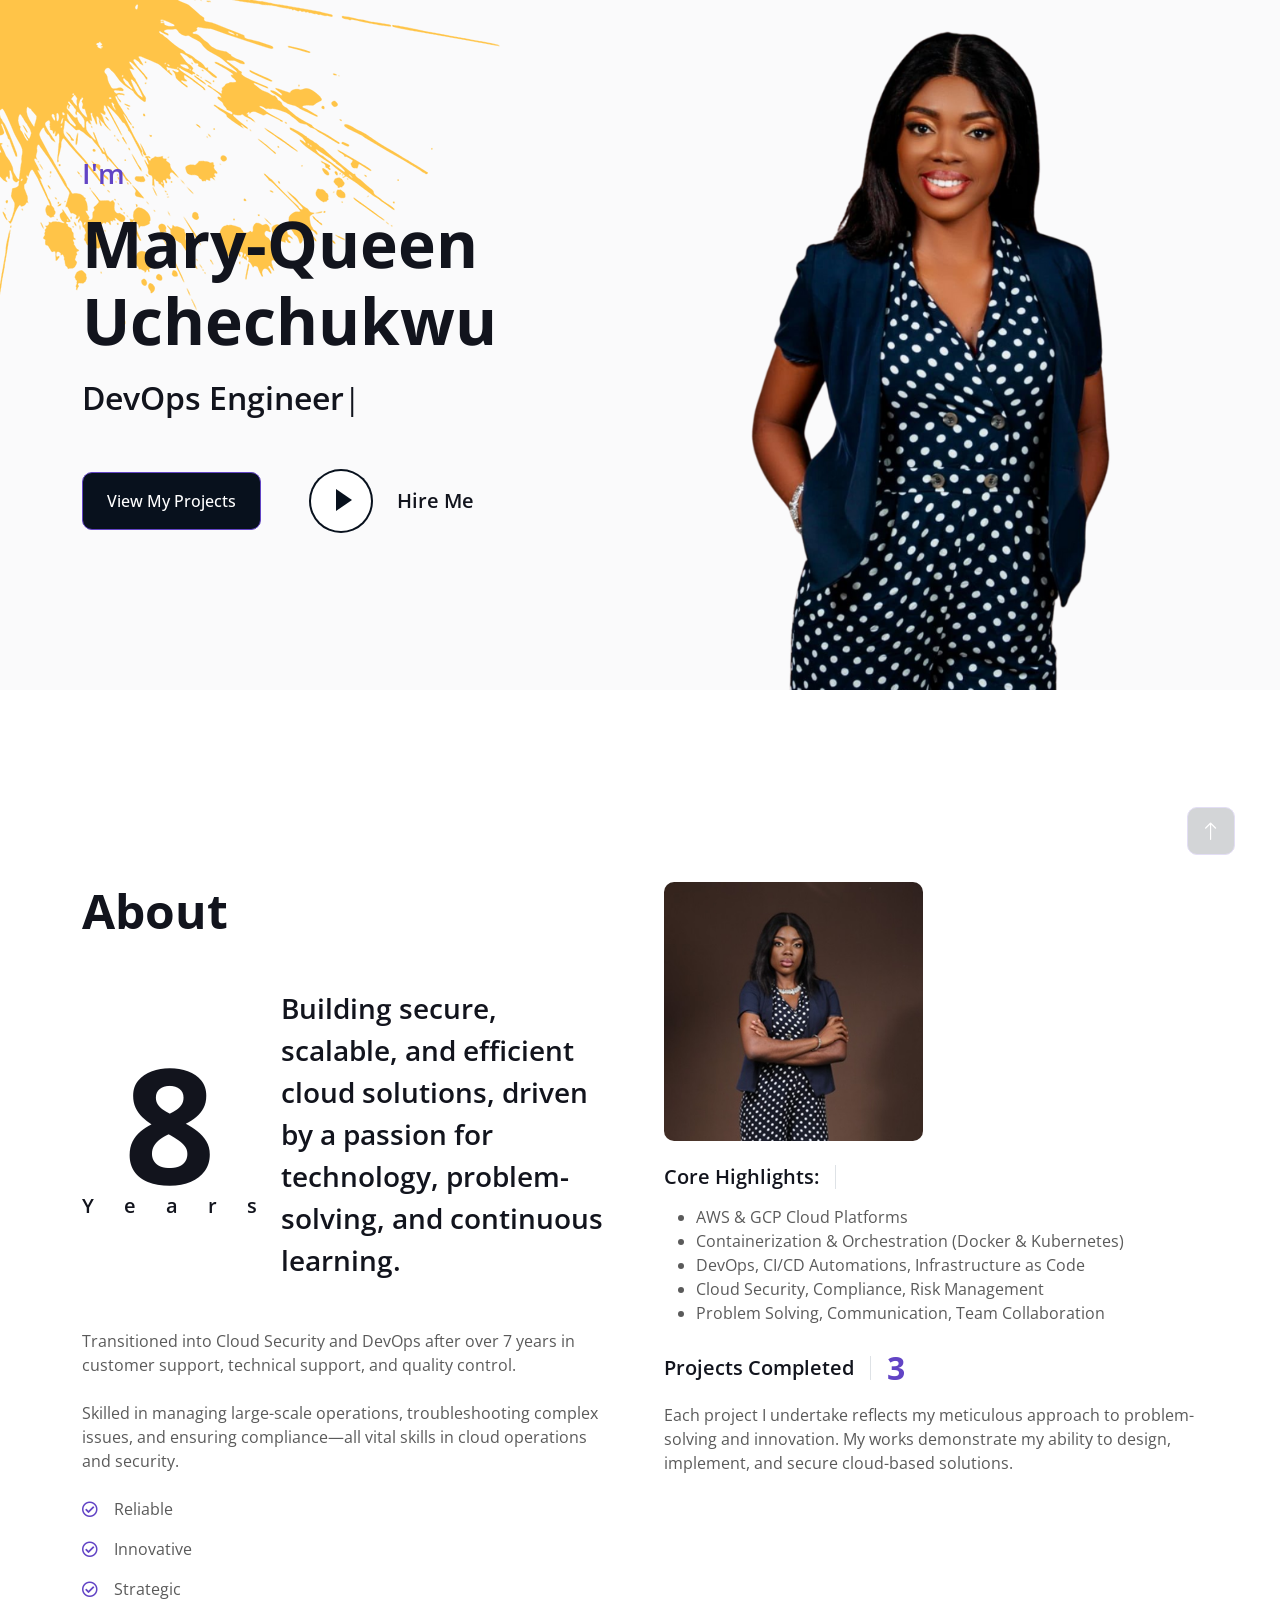
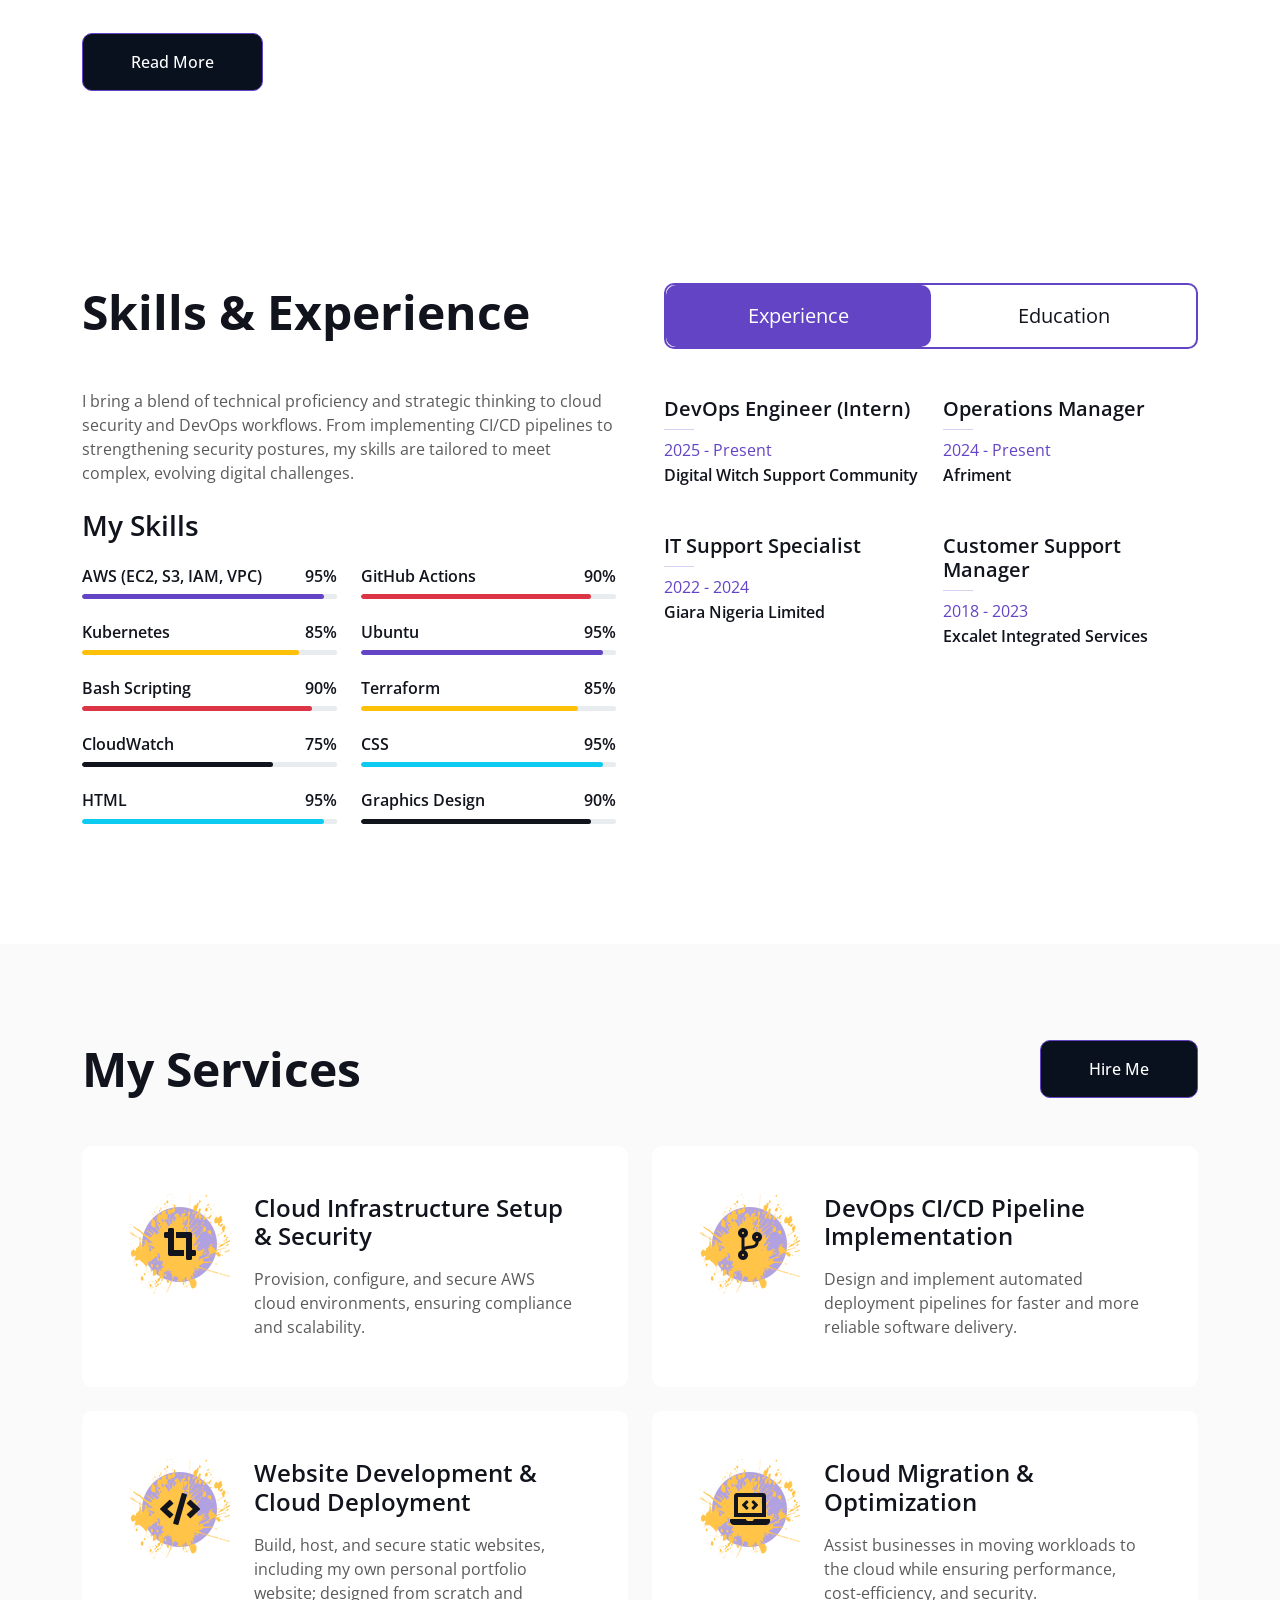
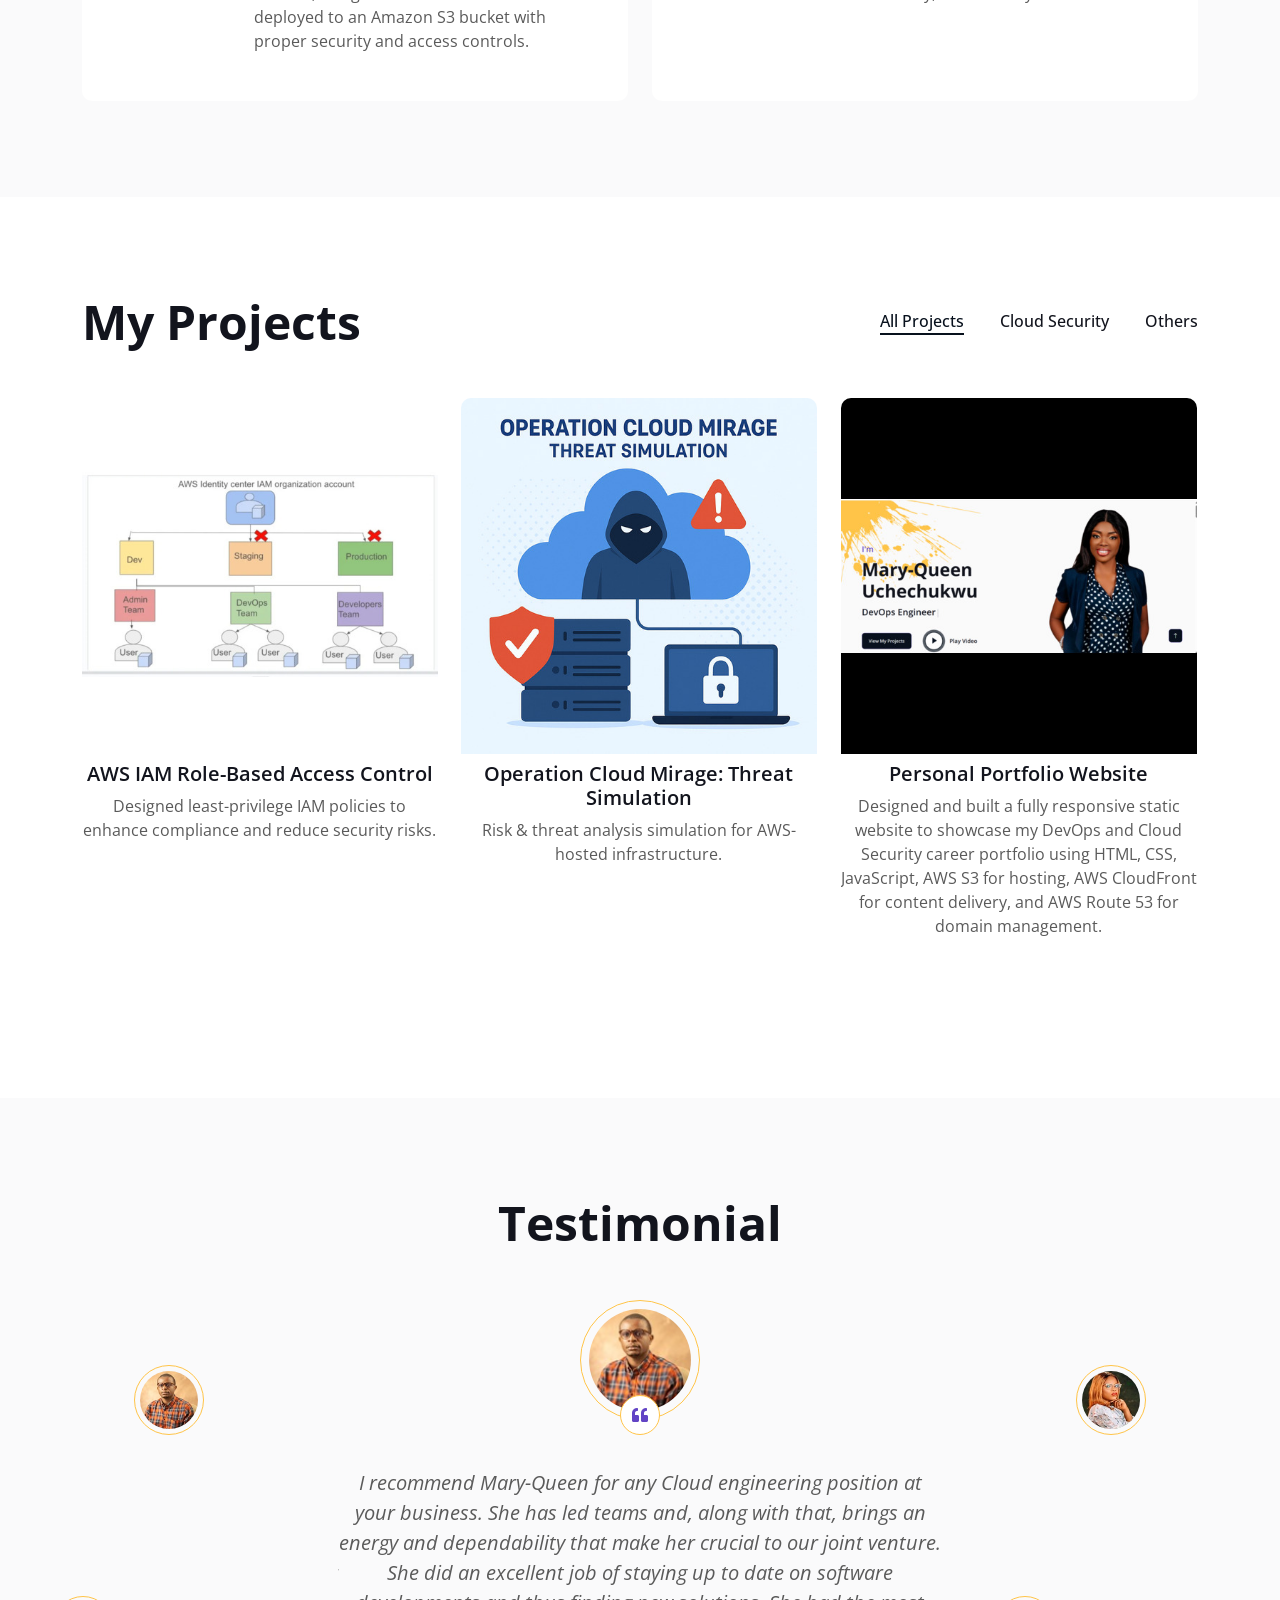
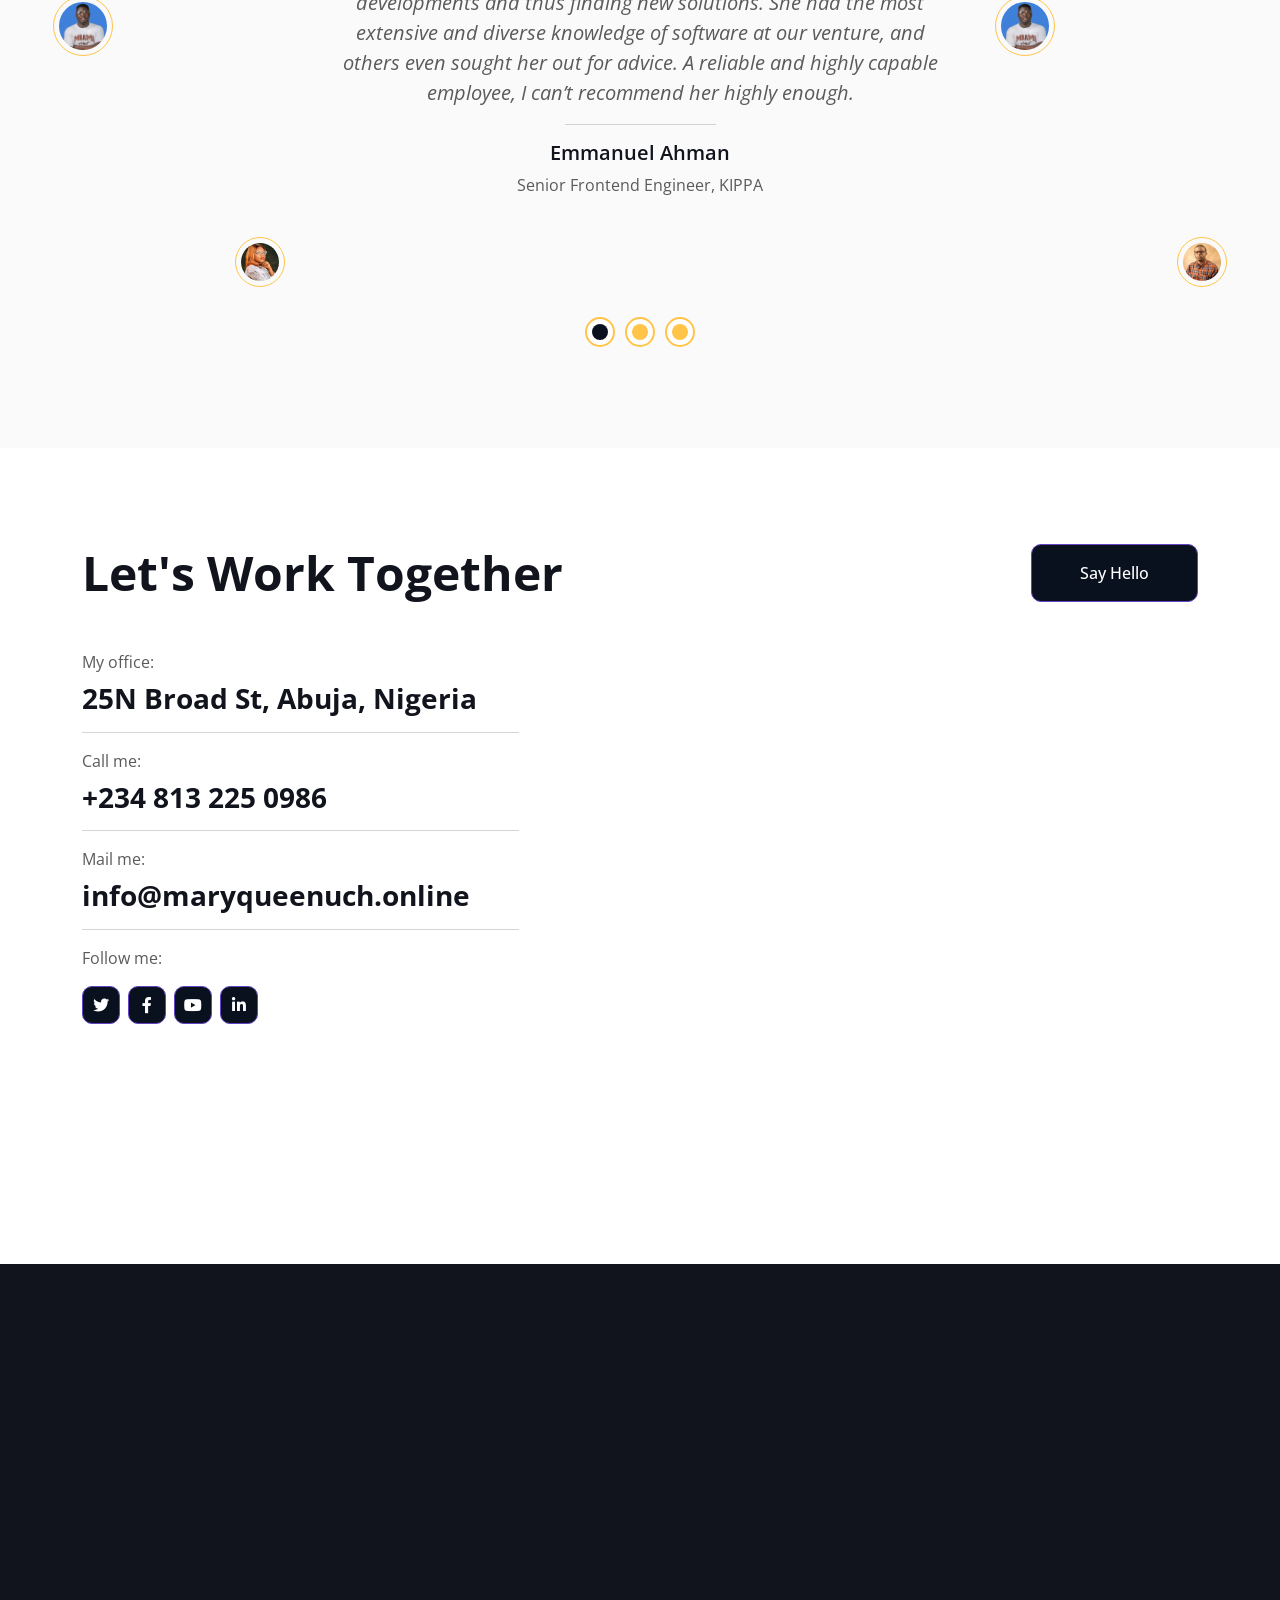
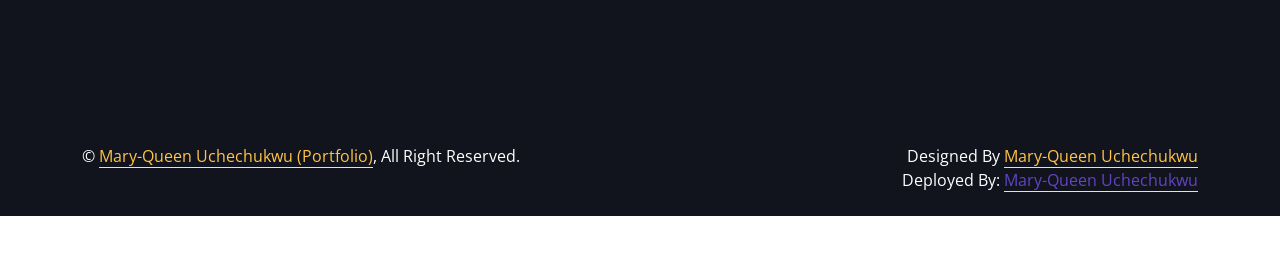
<file: Mary-Queen_Portfolio/index.html>
<!DOCTYPE html>
<html lang="en">

<head>
    <meta charset="utf-8">
    <title>Mary-Queen Uchechukwu - Personal Portfolio</title>
    <meta content="width=device-width, initial-scale=1.0" name="viewport">
    <meta content="" name="keywords">
    <meta content="" name="description">

    <!-- Favicon -->
    <link href="img/favicon.ico" rel="icon">

    <!-- Google Web Fonts -->
    <link rel="preconnect" href="https://fonts.googleapis.com">
    <link rel="preconnect" href="https://fonts.gstatic.com" crossorigin>
    <link href="https://fonts.googleapis.com/css2?family=Open+Sans:wght@400;500;600;700;800&display=swap" rel="stylesheet"> 

    <!-- Icon Font Stylesheet -->
    <link href="https://cdnjs.cloudflare.com/ajax/libs/font-awesome/5.10.0/css/all.min.css" rel="stylesheet">
    <link href="https://cdn.jsdelivr.net/npm/bootstrap-icons@1.4.1/font/bootstrap-icons.css" rel="stylesheet">

    <!-- Libraries Stylesheet -->
    <link href="lib/animate/animate.min.css" rel="stylesheet">
    <link href="lib/lightbox/css/lightbox.min.css" rel="stylesheet">
    <link href="lib/owlcarousel/assets/owl.carousel.min.css" rel="stylesheet">

    <!-- Customized Bootstrap Stylesheet -->
    <link href="css/bootstrap.min.css" rel="stylesheet">

    <!-- Template Stylesheet -->
    <link href="css/style.css" rel="stylesheet">
</head>

<body data-bs-spy="scroll" data-bs-target=".navbar" data-bs-offset="51">
    <!-- Spinner Start -->
    <div id="spinner" class="show bg-white position-fixed translate-middle w-100 vh-100 top-50 start-50 d-flex align-items-center justify-content-center">
        <div class="spinner-border text-primary" style="width: 3rem; height: 3rem;" role="status">
            <span class="sr-only">Loading...</span>
        </div>
    </div>
    <!-- Spinner End -->


    <!-- Navbar Start -->
    <nav class="navbar navbar-expand-lg bg-white navbar-light fixed-top shadow py-lg-0 px-4 px-lg-5 wow fadeIn" data-wow-delay="0.1s">
        <a href="index.html" class="navbar-brand d-block d-lg-none">
            <h1 class="text-primary fw-bold m-0">My Portfolio</h1>
        </a>
        <button type="button" class="navbar-toggler" data-bs-toggle="collapse" data-bs-target="#navbarCollapse">
            <span class="navbar-toggler-icon"></span>
        </button>
        <div class="collapse navbar-collapse justify-content-between py-4 py-lg-0" id="navbarCollapse">
            <div class="navbar-nav ms-auto py-0">
                <a href="#home" class="nav-item nav-link active">Home</a>
                <a href="#about" class="nav-item nav-link">About</a>
                <a href="#skill" class="nav-item nav-link">Skills</a>
                <a href="#service" class="nav-item nav-link">Services</a>
            </div>
            <a href="index.html" class="navbar-brand bg-secondary py-3 px-4 mx-3 d-none d-lg-block">
                <h1 class="text-primary fw-bold m-0">Portfolio</h1>
            </a>
            <div class="navbar-nav me-auto py-0">
                <a href="#project" class="nav-item nav-link">Projects</a>
                <a href="#testimonial" class="nav-item nav-link">Testimonial</a>
                <a href="#blog" class="nav-item nav-link">Blog</a>
                <a href="#contact" class="nav-item nav-link">Contact</a>
            </div>
        </div>
    </nav>
    <!-- Navbar End -->


    <!-- Header Start -->
    <div class="container-fluid bg-light my-6 mt-0" id="home">
        <div class="container">
            <div class="row g-5 align-items-center">
                <div class="col-lg-6 py-6 pb-0 pt-lg-0">
                    <h3 class="text-primary mb-3">I'm</h3>
                    <h1 class="display-3 mb-3">Mary-Queen Uchechukwu</h1>
                    <h2 class="typed-text-output d-inline"></h2>
                    <div class="typed-text d-none">DevOps Engineer, Cloud Security Specialist, AWS Cloud Engineer, Tech Support Engineer, Web Designer, Graphics Designer</div>
                    <div class="d-flex align-items-center pt-5">
                        <a href="#project" class="btn btn-primary py-3 px-4 me-5">View My Projects</a>
                        <!-- data-src="https://www.youtube.com/embed/DWRcNpR6Kdc" data-bs-target="#videoModal" -->
                        <button type="button" class="btn-play" data-bs-toggle="modal">
                            <span></span>
                        </button>
                        <a class="ms-4 mb-0 d-none d-sm-block h5" href="https://form.typeform.com/to/tjF3PEjZ" target="_blank">Hire Me</a>
                        <!-- h5 class="ms-4 mb-0 d-none d-sm-block">Hire Me</h5 -->
                    </div>
                </div>
                <div class="col-lg-6">
                    <img class="img-fluid" src="img/profile.png" alt="">
                </div>
            </div>
        </div>
    </div>
    <!-- Header End -->


    <!-- Video Modal Start -->
    <div class="modal modal-video fade" id="videoModal" tabindex="-1" aria-labelledby="exampleModalLabel" aria-hidden="true">
        <div class="modal-dialog">
            <div class="modal-content rounded-0">
                <div class="modal-header">
                    <h3 class="modal-title" id="exampleModalLabel">Youtube Video</h3>
                    <button type="button" class="btn-close" data-bs-dismiss="modal" aria-label="Close"></button>
                </div>
                <div class="modal-body">
                    <!-- 16:9 aspect ratio -->
                    <div class="ratio ratio-16x9">
                        <iframe class="embed-responsive-item" src="" id="video" allowfullscreen allowscriptaccess="always"
                            allow="autoplay"></iframe>
                    </div>
                </div>
            </div>
        </div>
    </div>
    <!-- Video Modal End -->


    <!-- About Start -->
    <div class="container-xxl py-6" id="about">
        <div class="container">
            <div class="row g-5">
                <div class="col-lg-6 wow fadeInUp" data-wow-delay="0.1s">
                    <h1 class="display-5 mb-5">About</h1>
                    <div class="d-flex align-items-center mb-5">
                        <div class="years flex-shrink-0 text-center me-4">
                            <h1 class="display-1 mb-0">8</h1>
                            <h5 class="mb-0">Years</h5>
                        </div>
                        <h3 class="lh-base mb-0">Building secure, scalable, and efficient cloud solutions, driven by a passion for technology, problem-solving, and continuous learning.</h3>
                    </div>
                    <p class="mb-4">Transitioned into Cloud Security and DevOps after over 7 years in customer support, technical support, and quality control.</p>
                    <p class="mb-4">Skilled in managing large-scale operations, troubleshooting complex issues, and ensuring compliance—all vital skills in cloud operations and security.</p>
                    <p class="mb-3"><i class="far fa-check-circle text-primary me-3"></i>Reliable</p>
                    <p class="mb-3"><i class="far fa-check-circle text-primary me-3"></i>Innovative</p>
                    <p class="mb-3"><i class="far fa-check-circle text-primary me-3"></i>Strategic</p>
                    <a class="btn btn-primary py-3 px-5 mt-3" href="">Read More</a>
                </div>
                <div class="col-lg-6 wow fadeInUp" data-wow-delay="0.5s">
                    <div class="row g-3 mb-4">
                        <div class="col-sm-6">
                            <img class="img-fluid rounded" src="img/about-1.jpg" alt="Profile Photo">
                        </div>
                        <!--
                        <div class="col-sm-6">
                            <img class="img-fluid rounded" src="img/about-2.jpg" alt="TBA">
                        </div>
                        -->
                    </div>
                    <div class="d-flex align-items-center mb-3">
                        <h5 class="border-end pe-3 me-3 mb-0">Core Highlights:</h5>
                        <!--<h2 class="text-primary fw-bold mb-0" data-toggle="counter-up">1234</h2>-->
                    </div>
                    <ul class="mb-4">
                        <li>AWS & GCP Cloud Platforms</li>
                        <li>Containerization & Orchestration (Docker & Kubernetes)</li>
                        <li>DevOps, CI/CD Automations, Infrastructure as Code</li>
                        <li>Cloud Security, Compliance, Risk Management</li>
                        <li>Problem Solving, Communication, Team Collaboration</li>
                    </ul>
                        <div class="d-flex align-items-center mb-3">
                        <h5 class="border-end pe-3 me-3 mb-0">Projects Completed</h5>
                        <h2 class="text-primary fw-bold mb-0" data-toggle="counter-up">5</h2>
                    </div>
                    <p class="mb-0">Each project I undertake reflects my meticulous approach to problem-solving and innovation. 
                        My works demonstrate my ability to design, implement, and secure cloud-based solutions.</p>
                </div>
            </div>
        </div>
    </div>
    <!-- About End -->


    <!-- Expertise Start -->
    <div class="container-xxl py-6 pb-5" id="skill">
        <div class="container">
            <div class="row g-5">
                <div class="col-lg-6 wow fadeInUp" data-wow-delay="0.1s">
                    <h1 class="display-5 mb-5">Skills & Experience</h1>
                    <p class="mb-4">I bring a blend of technical proficiency and strategic thinking to cloud security and DevOps workflows. 
                        From implementing CI/CD pipelines to strengthening security postures, my skills are tailored to meet complex, evolving digital challenges.</p>
                    <h3 class="mb-4">My Skills</h3>
                    <div class="row align-items-center">
                        <div class="col-md-6">
                            <div class="skill mb-4">
                                <div class="d-flex justify-content-between">
                                    <h6 class="font-weight-bold">AWS (EC2, S3, IAM, VPC)</h6>
                                    <h6 class="font-weight-bold">95%</h6>
                                </div>
                                <div class="progress">
                                    <div class="progress-bar bg-primary" role="progressbar" aria-valuenow="95" aria-valuemin="0" aria-valuemax="100"></div>
                                </div>
                            </div>
                            <div class="skill mb-4">
                                <div class="d-flex justify-content-between">
                                    <h6 class="font-weight-bold">Kubernetes</h6>
                                    <h6 class="font-weight-bold">85%</h6>
                                </div>
                                <div class="progress">
                                    <div class="progress-bar bg-warning" role="progressbar" aria-valuenow="85" aria-valuemin="0" aria-valuemax="100"></div>
                                </div>
                            </div>
                            <div class="skill mb-4">
                                <div class="d-flex justify-content-between">
                                    <h6 class="font-weight-bold">Bash Scripting</h6>
                                    <h6 class="font-weight-bold">90%</h6>
                                </div>
                                <div class="progress">
                                    <div class="progress-bar bg-danger" role="progressbar" aria-valuenow="90" aria-valuemin="0" aria-valuemax="100"></div>
                                </div>
                            </div>
                            <div class="skill mb-4">
                                <div class="d-flex justify-content-between">
                                    <h6 class="font-weight-bold">CloudWatch</h6>
                                    <h6 class="font-weight-bold">75%</h6>
                                </div>
                                <div class="progress">
                                    <div class="progress-bar bg-dark" role="progressbar" aria-valuenow="75" aria-valuemin="0" aria-valuemax="100"></div>
                                </div>
                            </div>
                            <div class="skill mb-4">
                                <div class="d-flex justify-content-between">
                                    <h6 class="font-weight-bold">HTML</h6>
                                    <h6 class="font-weight-bold">95%</h6>
                                </div>
                                <div class="progress">
                                    <div class="progress-bar bg-info" role="progressbar" aria-valuenow="95" aria-valuemin="0" aria-valuemax="100"></div>
                                </div>
                            </div>
                        </div>
                        <div class="col-md-6">
                            <div class="skill mb-4">
                                <div class="d-flex justify-content-between">
                                    <h6 class="font-weight-bold">GitHub Actions</h6>
                                    <h6 class="font-weight-bold">90%</h6>
                                </div>
                                <div class="progress">
                                    <div class="progress-bar bg-danger" role="progressbar" aria-valuenow="90" aria-valuemin="0" aria-valuemax="100"></div>
                                </div>
                            </div>
                            <div class="skill mb-4">
                                <div class="d-flex justify-content-between">
                                    <h6 class="font-weight-bold">Ubuntu</h6>
                                    <h6 class="font-weight-bold">95%</h6>
                                </div>
                                <div class="progress">
                                    <div class="progress-bar bg-primary" role="progressbar" aria-valuenow="95" aria-valuemin="0" aria-valuemax="100"></div>
                                </div>
                            </div>
                            <div class="skill mb-4">
                                <div class="d-flex justify-content-between">
                                    <h6 class="font-weight-bold">Terraform</h6>
                                    <h6 class="font-weight-bold">85%</h6>
                                </div>
                                <div class="progress">
                                    <div class="progress-bar bg-warning" role="progressbar" aria-valuenow="85" aria-valuemin="0" aria-valuemax="100"></div>
                                </div>
                            </div>
                            
                            <div class="skill mb-4">
                                <div class="d-flex justify-content-between">
                                    <h6 class="font-weight-bold">CSS</h6>
                                    <h6 class="font-weight-bold">95%</h6>
                                </div>
                                <div class="progress">
                                    <div class="progress-bar bg-info" role="progressbar" aria-valuenow="95" aria-valuemin="0" aria-valuemax="100"></div>
                                </div>
                            </div>
                            <div class="skill mb-4">
                                <div class="d-flex justify-content-between">
                                    <h6 class="font-weight-bold">Graphics Design</h6>
                                    <h6 class="font-weight-bold">90%</h6>
                                </div>
                                <div class="progress">
                                    <div class="progress-bar bg-dark" role="progressbar" aria-valuenow="90" aria-valuemin="0" aria-valuemax="100"></div>
                                </div>
                            </div>
                        </div>
                    </div>
                </div>
                <div class="col-lg-6 wow fadeInUp" data-wow-delay="0.5s">
                    <ul class="nav nav-pills rounded border border-2 border-primary mb-5">
                        <li class="nav-item w-50">
                            <button class="nav-link w-100 py-3 fs-5 active" data-bs-toggle="pill" href="#tab-1">Experience</button>
                        </li>
                        <li class="nav-item w-50">
                            <button class="nav-link w-100 py-3 fs-5" data-bs-toggle="pill" href="#tab-2">Education</button>
                        </li>
                    </ul>
                    <div class="tab-content">
                        <div id="tab-1" class="tab-pane fade show p-0 active">
                            <div class="row gy-5 gx-4">
                                <div class="col-sm-6">
                                    <h5>DevOps Engineer (Intern)</h5>
                                    <hr class="text-primary my-2">
                                    <p class="text-primary mb-1">2025 - Present</p>
                                    <h6 class="mb-0">Digital Witch Support Community</h6>
                                </div>
                                <div class="col-sm-6">
                                    <h5>Operations Manager</h5>
                                    <hr class="text-primary my-2">
                                    <p class="text-primary mb-1">2024 - Present</p>
                                    <h6 class="mb-0">Afriment</h6>
                                </div>
                                <div class="col-sm-6">
                                    <h5>IT Support Specialist</h5>
                                    <hr class="text-primary my-2">
                                    <p class="text-primary mb-1">2022 - 2024</p>
                                    <h6 class="mb-0">Giara Nigeria Limited</h6>
                                </div>
                                <div class="col-sm-6">
                                    <h5>Customer Support Manager</h5>
                                    <hr class="text-primary my-2">
                                    <p class="text-primary mb-1">2018 - 2023</p>
                                    <h6 class="mb-0">Excalet Integrated Services</h6>
                                </div>
                            </div>
                        </div>
                        <div id="tab-2" class="tab-pane fade show p-0">
                            <div class="row gy-5 gx-4">
                                <div class="col-sm-6">
                                    <h5>Cloud Security/DevOps Engineering</h5>
                                    <hr class="text-primary my-2">
                                    <p class="text-primary mb-1">2023 - 2025</p>
                                    <h6 class="mb-0">Digital Witch Training Inc.</h6>
                                </div>
                                <div class="col-sm-6">
                                    <h5>BSc. in Microbiology</h5>
                                    <hr class="text-primary my-2">
                                    <p class="text-primary mb-1">2011 - 2015</p>
                                    <h6 class="mb-0">Imo State University</h6>
                                </div>
                            </div>
                        </div>
                    </div>
                </div>
            </div>
        </div>
    </div>
    <!-- Expertise End -->


    <!-- Service Start -->
    <div class="container-fluid bg-light my-5 py-6" id="service">
        <div class="container">
            <div class="row g-5 mb-5 wow fadeInUp" data-wow-delay="0.1s">
                <div class="col-lg-6">
                    <h1 class="display-5 mb-0">My Services</h1>
                </div>
                <div class="col-lg-6 text-lg-end">
                    <a class="btn btn-primary py-3 px-5" href="">Hire Me</a>
                </div>
            </div>
            <div class="row g-4">
                <div class="col-lg-6 wow fadeInUp" data-wow-delay="0.1s">
                    <div class="service-item d-flex flex-column flex-sm-row bg-white rounded h-100 p-4 p-lg-5">
                        <div class="bg-icon flex-shrink-0 mb-3">
                            <i class="fa fa-crop-alt fa-2x text-dark"></i>
                        </div>
                        <div class="ms-sm-4">
                            <h4 class="mb-3">Cloud Infrastructure Setup & Security</h4>
                            <span>Provision, configure, and secure AWS cloud environments, ensuring compliance and scalability.</span>
                        </div>
                    </div>
                </div>
                <div class="col-lg-6 wow fadeInUp" data-wow-delay="0.3s">
                    <div class="service-item d-flex flex-column flex-sm-row bg-white rounded h-100 p-4 p-lg-5">
                        <div class="bg-icon flex-shrink-0 mb-3">
                            <i class="fa fa-code-branch fa-2x text-dark"></i>
                        </div>
                        <div class="ms-sm-4">
                            <h4 class="mb-3">DevOps CI/CD Pipeline Implementation</h4>
                            <span>Design and implement automated deployment pipelines for faster and more reliable software delivery.</span>
                        </div>
                    </div>
                </div>
                <div class="col-lg-6 wow fadeInUp" data-wow-delay="0.1s">
                    <div class="service-item d-flex flex-column flex-sm-row bg-white rounded h-100 p-4 p-lg-5">
                        <div class="bg-icon flex-shrink-0 mb-3">
                            <i class="fa fa-code fa-2x text-dark"></i>
                        </div>
                        <div class="ms-sm-4">
                            <h4 class="mb-3">Website Development & Cloud Deployment</h4>
                            <span>Build, host, and secure static websites, including my own personal portfolio website; designed from scratch and deployed to an Amazon S3 bucket with proper security and access controls.</span>
                        </div>
                    </div>
                </div>
                <div class="col-lg-6 wow fadeInUp" data-wow-delay="0.3s">
                    <div class="service-item d-flex flex-column flex-sm-row bg-white rounded h-100 p-4 p-lg-5">
                        <div class="bg-icon flex-shrink-0 mb-3">
                            <i class="fa fa-laptop-code fa-2x text-dark"></i>
                        </div>
                        <div class="ms-sm-4">
                            <h4 class="mb-3">Cloud Migration & Optimization</h4>
                            <span>Assist businesses in moving workloads to the cloud while ensuring performance, cost-efficiency, and security.</span>
                        </div>
                    </div>
                </div>
            </div>
        </div>
    </div>
    <!-- Service End -->


    <!-- Projects Start -->
    <div class="container-xxl py-6 pt-5" id="project">
        <div class="container">
            <div class="row g-5 mb-5 align-items-center wow fadeInUp" data-wow-delay="0.1s">
                <div class="col-lg-6">
                    <h1 class="display-5 mb-0">My Projects</h1>
                </div>
                <div class="col-lg-6 text-lg-end">
                    <ul class="list-inline mx-n3 mb-0" id="portfolio-flters">
                        <li class="mx-3 active" data-filter="*">All Projects</li>
                        <li class="mx-3" data-filter=".first">Cloud Security</li>
                        <li class="mx-3" data-filter=".second">Others</li>
                    </ul>
                </div>
            </div>
            <div class="row g-4 portfolio-container wow fadeInUp" data-wow-delay="0.1s">
                <div class="col-lg-4 col-md-6 portfolio-item first">
                    <div class="portfolio-img rounded overflow-hidden">
                        <!-- Replace the original img tag with this structure -->
                    <figure>
                        <img class="img-fluid" src="img/project-1.jpg" alt="">
                        <figcaption class="text-center mt-2"><h5>AWS IAM Role-Based Access Control</h5></figcaption>
                        <p class="text-center mt-2">Designed least-privilege IAM policies to enhance compliance and reduce security risks.</p>
                    </figure>
                        <div class="portfolio-btn">
                            <a class="btn btn-lg-square btn-outline-secondary border-2 mx-1" href="img/project-1.jpg" data-lightbox="portfolio"><i class="fa fa-eye"></i></a>
                            <a class="btn btn-lg-square btn-outline-secondary border-2 mx-1" href="https://tinyurl.com/pod6project1" target="_blank"><i class="fa fa-link"></i></a>
                        </div>
                    </div>
                </div>
                <div class="col-lg-4 col-md-6 portfolio-item second">
                    <div class="portfolio-img rounded overflow-hidden">
                    <figure>
                        <img class="img-fluid" src="img/project-2.jpg" alt="">
                        <figcaption class="text-center mt-2"><h5>Operation Cloud Mirage: Threat Simulation</h5></figcaption>
                        <p class="text-center mt-2">Risk & threat analysis simulation for AWS-hosted infrastructure.</p>
                    </figure>
                        <div class="portfolio-btn">
                            <a class="btn btn-lg-square btn-outline-secondary border-2 mx-1" href="img/project-2.jpg" data-lightbox="portfolio"><i class="fa fa-eye"></i></a>
                            <a class="btn btn-lg-square btn-outline-secondary border-2 mx-1" href="" target="_blank"><i class="fa fa-link"></i></a>
                        </div>
                    </div>
                </div>
                <div class="col-lg-4 col-md-6 portfolio-item first">
                    <div class="portfolio-img rounded overflow-hidden">
                        <figure>
                            <img class="img-fluid" src="img/project-3.jpg" alt="">
                            <figcaption class="text-center mt-2"><h5>Personal Portfolio Website</h5></figcaption>
                        <p class="text-center mt-2">Designed and built a fully responsive static website to showcase my DevOps and Cloud 
                            Security career portfolio using HTML, CSS, JavaScript, AWS S3 for hosting, AWS CloudFront for content delivery, and AWS Route 53 for domain management.</p>
                        </figure>
                        <div class="portfolio-btn">
                            <a class="btn btn-lg-square btn-outline-secondary border-2 mx-1" href="img/project-3.jpg" data-lightbox="portfolio"><i class="fa fa-eye"></i></a>
                            <a class="btn btn-lg-square btn-outline-secondary border-2 mx-1" href="" target="_blank"><i class="fa fa-link"></i></a>
                        </div>
                    </div>
                </div>
                <!--
                                <div class="col-lg-4 col-md-6 portfolio-item second">
                                    <div class="portfolio-img rounded overflow-hidden">
                                        <img class="img-fluid" src="img/project-4.jpg" alt="">
                                        <div class="portfolio-btn">
                                            <a class="btn btn-lg-square btn-outline-secondary border-2 mx-1" href="img/project-4.jpg" data-lightbox="portfolio"><i class="fa fa-eye"></i></a>
                                            <a class="btn btn-lg-square btn-outline-secondary border-2 mx-1" href=""><i class="fa fa-link"></i></a>
                                        </div>
                                    </div>
                                </div>
                                <div class="col-lg-4 col-md-6 portfolio-item first">
                                    <div class="portfolio-img rounded overflow-hidden">
                                        <img class="img-fluid" src="img/project-5.jpg" alt="">
                                        <div class="portfolio-btn">
                                            <a class="btn btn-lg-square btn-outline-secondary border-2 mx-1" href="img/project-5.jpg" data-lightbox="portfolio"><i class="fa fa-eye"></i></a>
                                            <a class="btn btn-lg-square btn-outline-secondary border-2 mx-1" href=""><i class="fa fa-link"></i></a>
                                        </div>
                                    </div>
                                </div>
                                <div class="col-lg-4 col-md-6 portfolio-item second">
                                    <div class="portfolio-img rounded overflow-hidden">
                                        <img class="img-fluid" src="img/project-6.jpg" alt="">
                                        <div class="portfolio-btn">
                                            <a class="btn btn-lg-square btn-outline-secondary border-2 mx-1" href="img/project-6.jpg" data-lightbox="portfolio"><i class="fa fa-eye"></i></a>
                                            <a class="btn btn-lg-square btn-outline-secondary border-2 mx-1" href=""><i class="fa fa-link"></i></a>
                                        </div>
                                    </div>
                                </div>
                -->
            </div>
        </div>
    </div>
    <!-- Projects End -->


    <!-- Team Start -->
    <!--
    <div class="container-xxl py-6 pb-5" id="team">
        <div class="container">
            <div class="row g-5 mb-5 wow fadeInUp" data-wow-delay="0.1s">
                <div class="col-lg-6">
                    <h1 class="display-5 mb-0">Team Members</h1>
                </div>
                <div class="col-lg-6 text-lg-end">
                    <a class="btn btn-primary py-3 px-5" href="">Contact Us</a>
                </div>
            </div>
            <div class="row g-4">
                <div class="col-lg-4 col-md-6 wow fadeInUp" data-wow-delay="0.1s">
                    <div class="team-item position-relative">
                        <img class="img-fluid rounded" src="img/team-1.jpg" alt="">
                        <div class="team-text bg-white rounded-end p-4">
                            <div>
                                <h5>Full Name</h5>
                                <span>Designer</span>
                            </div>
                            <i class="fa fa-arrow-right fa-2x text-primary"></i>
                        </div>
                    </div>
                </div>
                <div class="col-lg-4 col-md-6 wow fadeInUp" data-wow-delay="0.3s">
                    <div class="team-item position-relative">
                        <img class="img-fluid rounded" src="img/team-2.jpg" alt="">
                        <div class="team-text bg-white rounded-end p-4">
                            <div>
                                <h5>Full Name</h5>
                                <span>Designer</span>
                            </div>
                            <i class="fa fa-arrow-right fa-2x text-primary"></i>
                        </div>
                    </div>
                </div>
                <div class="col-lg-4 col-md-6 wow fadeInUp" data-wow-delay="0.5s">
                    <div class="team-item position-relative">
                        <img class="img-fluid rounded" src="img/team-3.jpg" alt="">
                        <div class="team-text bg-white rounded-end p-4">
                            <div>
                                <h5>Full Name</h5>
                                <span>Designer</span>
                            </div>
                            <i class="fa fa-arrow-right fa-2x text-primary"></i>
                        </div>
                    </div>
                </div>
            </div>
        </div>
    </div>
    -->
    <!-- Team End -->


    <!-- Testimonial Start -->
    <div class="container-fluid bg-light py-5 my-5" id="testimonial">
        <div class="container-fluid py-5">
            <h1 class="display-5 text-center mb-5 wow fadeInUp" data-wow-delay="0.1s">Testimonial</h1>
            <div class="row justify-content-center">
                <div class="col-lg-3 d-none d-lg-block">
                    <div class="testimonial-left h-100">
                        <img class="img-fluid wow fadeIn" data-wow-delay="0.1s" src="img/testimonial-1.jpg" alt="">
                        <img class="img-fluid wow fadeIn" data-wow-delay="0.3s" src="img/testimonial-2.jpg" alt="">
                        <img class="img-fluid wow fadeIn" data-wow-delay="0.5s" src="img/testimonial-3.jpg" alt="">
                    </div>
                </div>
                <div class="col-lg-6 wow fadeInUp" data-wow-delay="0.5s">
                    <div class="owl-carousel testimonial-carousel">
                        <div class="testimonial-item text-center">
                            <div class="position-relative mb-5">
                                <img class="img-fluid rounded-circle border border-secondary p-2 mx-auto" src="img/testimonial-1.jpg" alt="">
                                <div class="testimonial-icon">
                                    <i class="fa fa-quote-left text-primary"></i>
                                </div>
                            </div>
                            <p class="fs-5 fst-italic">I recommend Mary-Queen for any Cloud engineering position at your business. 
                                She has led teams and, along with that, brings an energy and dependability that make her crucial to our joint venture. 
                                She did an excellent job of staying up to date on software developments and thus finding new solutions. 
                                She had the most extensive and diverse knowledge of software at our venture, and others even sought her out for advice. 
                                A reliable and highly capable employee, I can’t recommend her highly enough.</p>
                            <hr class="w-25 mx-auto">
                            <h5>Emmanuel Ahman</h5>
                            <span>Senior Frontend Engineer, KIPPA</span>
                        </div>
                        <div class="testimonial-item text-center">
                            <div class="position-relative mb-5">
                                <img class="img-fluid rounded-circle border border-secondary p-2 mx-auto" src="img/testimonial-2.jpg" alt="">
                                <div class="testimonial-icon">
                                    <i class="fa fa-quote-left text-primary"></i>
                                </div>
                            </div>
                            <p class="fs-5 fst-italic">It’s always a pleasure working with Mary-Queen. Her exceptional organisational skills, coupled with a keen eye for detail, 
                                ensure every task is handled with precision. Whether managing communications, streamlining administrative processes, or handling DevOps projects. 
                                Mary-Queen consistently delivers above expectations. Her adaptability and professionalism are second to none. I strongly recommend her.</p>
                            <hr class="w-25 mx-auto">
                            <h5>Daniel Ayeni</h5>
                            <span>CEO & Senior Software Engineer, AFRIMENT</span>
                        </div>
                        <div class="testimonial-item text-center">
                            <div class="position-relative mb-5">
                                <img class="img-fluid rounded-circle border border-secondary p-2 mx-auto" src="img/testimonial-3.jpg" alt="">
                                <div class="testimonial-icon">
                                    <i class="fa fa-quote-left text-primary"></i>
                                </div>
                            </div>
                            <p class="fs-5 fst-italic">I've had the pleasure of working alongside Mary-Queen and have consistently been impressed by her deep passion for technology and innovation. 
                                Whether it's the latest tools, frameworks, or industry trends, Mary-Queen is always ahead of the curve and eager to share insights with the team. 
                                Her enthusiasm is contagious and often inspires others to explore new approaches and solutions. Beyond just being a tech enthusiast, she is also a fantastic collaborator, 
                                always willing to jump in, solve complex problems, and support team members whenever needed. It's rare to find someone who combines technical curiosity with such a positive, 
                                team-first attitude. Any team would be lucky to have Mary Queen on board.</p>
                            <hr class="w-25 mx-auto">
                            <h5>Chioma Obieze</h5>
                            <span>Customer/IT Support Specialist</span>
                        </div>
                    </div>
                </div>
                <div class="col-lg-3 d-none d-lg-block">
                    <div class="testimonial-right h-100">
                        <img class="img-fluid wow fadeIn" data-wow-delay="0.1s" src="img/testimonial-1.jpg" alt="">
                        <img class="img-fluid wow fadeIn" data-wow-delay="0.3s" src="img/testimonial-2.jpg" alt="">
                        <img class="img-fluid wow fadeIn" data-wow-delay="0.5s" src="img/testimonial-3.jpg" alt="">
                    </div>
                </div>
            </div>
        </div>
    </div>
    <!-- Testimonial End -->


    <!-- Contact Start -->
    <div class="container-xxl pb-5" id="contact">
        <div class="container py-5">
            <div class="row g-5 mb-5 wow fadeInUp" data-wow-delay="0.1s">
                <div class="col-lg-6">
                    <h1 class="display-5 mb-0">Let's Work Together</h1>
                </div>
                <div class="col-lg-6 text-lg-end">
                    <a class="btn btn-primary py-3 px-5" href="https://form.typeform.com/to/tjF3PEjZ" target="_blank">Say Hello</a>
                </div>
            </div>
            <div class="row g-5">
                <div class="col-lg-5 col-md-6 wow fadeInUp" data-wow-delay="0.1s">
                    <p class="mb-2">My office:</p>
                    <h3 class="fw-bold">25N Broad St, Abuja, Nigeria</h3>
                    <hr class="w-100">
                    <p class="mb-2">Call me:</p>
                    <h3 class="fw-bold">+234 813 225 0986</h3>
                    <hr class="w-100">
                    <p class="mb-2">Mail me:</p>
                    <h3 class="fw-bold">info@maryqueenuch.online</h3>
                    <hr class="w-100">
                    <p class="mb-2">Follow me:</p>
                    <div class="d-flex pt-2">
                        <a class="btn btn-square btn-primary me-2" href="https://www.x.com/Kweenshaly" target="_blank"><i class="fab fa-twitter"></i></a>
                        <a class="btn btn-square btn-primary me-2" href="https://www.facebook.com/Kweenshaly" target="_blank"><i class="fab fa-facebook-f"></i></a>
                        <a class="btn btn-square btn-primary me-2" href=""><i class="fab fa-youtube"></i></a>
                        <a class="btn btn-square btn-primary me-2" href="https://www.linkedin.com/in/mary-queen-uch" target="_blank"><i class="fab fa-linkedin-in"></i></a>
                    </div>
                </div>
                <div data-tf-live="01K2M3X65NTAQ80QDCTRCJH82H"></div><script src="//embed.typeform.com/next/embed.js"></script>
                        </div>
                    </form>
                </div>
            </div>
        </div>
    </div>
    <!-- Contact End -->


    <!-- Map Start -->
    <div class="container-xxl pt-5 px-0 wow fadeInUp" data-wow-delay="0.1s">
        <div class="container-xxl pt-5 px-0">
            <div class="bg-dark">
                <iframe
                src="https://www.google.com/maps/embed?pb=!1m18!1m12!1m3!1d3939.677747081207!2d7.49508!3d9.05785!2m3!1f0!2f0!3f0!3m2!1i1024!2i768!4f13.1!3m3!1m2!1s0x104e0a5e8f7e2e6b%3A0x7c6e7e6e7e6e7e6e!2sAbuja%2C%20Nigeria!5e0!3m2!1sen!2sng!4v1717430000000!5m2!1sen!2sng"
                frameborder="0" style="width: 100%; height: 450px; border:0;" allowfullscreen="" aria-hidden="false"
                tabindex="0"></iframe>
            </div>
        </div>
    </div>
    <!-- Map End -->


    <!-- Copyright Start -->
    <div class="container-fluid bg-dark text-white py-4">
            <div class="container">
                <div class="row">
                    <div class="col-md-6 text-center text-md-start mb-3 mb-md-0">
                        &copy; <a class="border-bottom text-secondary" href="#">Mary-Queen Uchechukwu (Portfolio)</a>, All Right Reserved.
                    </div>
                    <div class="col-md-6 text-center text-md-end">
                        <!--/*** This template is free as long as you keep the footer author’s credit link/attribution link/backlink. If you'd like to use the template without the footer author’s credit link/attribution link/backlink, you can purchase the Credit Removal License from "https://htmlcodex.com/credit-removal". Thank you for your support. ***/-->
                        Designed By <a class="border-bottom text-secondary" href="https://maryqueenuch.online">Mary-Queen Uchechukwu</a>
                        <br>Deployed By: <a class="border-bottom" href="https://maryqueenuch.online" target="_blank">Mary-Queen Uchechukwu</a>
                    </div>
                </div>
            </div>
        </div>
    </div>
    <!-- Copyright End -->


    <!-- Back to Top -->
    <a href="#" class="btn btn-lg btn-primary btn-lg-square back-to-top"><i class="bi bi-arrow-up"></i></a>


    <!-- JavaScript Libraries -->
    <script src="https://code.jquery.com/jquery-3.4.1.min.js"></script>
    <script src="https://cdn.jsdelivr.net/npm/bootstrap@5.0.0/dist/js/bootstrap.bundle.min.js"></script>
    <script src="lib/wow/wow.min.js"></script>
    <script src="lib/easing/easing.min.js"></script>
    <script src="lib/waypoints/waypoints.min.js"></script>
    <script src="lib/typed/typed.min.js"></script>
    <script src="lib/counterup/counterup.min.js"></script>
    <script src="lib/owlcarousel/owl.carousel.min.js"></script>
    <script src="lib/isotope/isotope.pkgd.min.js"></script>
    <script src="lib/lightbox/js/lightbox.min.js"></script>

    <!-- Template Javascript -->
    <script src="js/main.js"></script>
</body>

</html>
</file>
<file: assets/css/style.css>
/* ==========================================================================
   MARY-QUEEN UCHECHUKWU | PERSONAL PORTFOLIO STYLESHEET
   Brand Colors:
   - Primary Background: Deep / Near-Black (#080B10, #0B101A)
   - Accent Colour: Neon Green (#2CFF05)
   - Primary Text: #FFFFFF on dark, #0F172A on light
   ========================================================================== */

@import url('https://fonts.googleapis.com/css2?family=JetBrains+Mono:wght@400;500;700&family=Plus+Jakarta+Sans:wght@300;400;500;600;700;800&display=swap');

:root {
  --bg-primary: #07090e;
  --bg-secondary: #0c1017;
  --bg-surface: #111723;
  --bg-card: #141c2c;
  --bg-card-hover: #19243a;
  
  /* Brand Accent: Neon Green */
  --accent-neon: #2CFF05;
  --accent-neon-dim: rgba(44, 255, 5, 0.12);
  --accent-neon-border: rgba(44, 255, 5, 0.35);
  --accent-neon-glow: rgba(44, 255, 5, 0.45);
  --accent-neon-dark: #22c704;

  /* Text Colors */
  --text-primary: #F8FAFC;
  --text-secondary: #94A3B8;
  --text-muted: #64748B;
  --text-inverse: #07090e;

  /* Light Neutral Highlights / Cards */
  --bg-light-neutral: #F8FAFC;
  --text-light-neutral: #0F172A;
  --border-light-neutral: #E2E8F0;

  /* Borders & Shadows */
  --border-subtle: rgba(255, 255, 255, 0.08);
  --border-glass: rgba(255, 255, 255, 0.12);
  --shadow-sm: 0 4px 6px -1px rgba(0, 0, 0, 0.5);
  --shadow-lg: 0 20px 30px -10px rgba(0, 0, 0, 0.8);
  --shadow-neon: 0 0 25px rgba(44, 255, 5, 0.35);
  --shadow-neon-sm: 0 0 12px rgba(44, 255, 5, 0.25);

  /* Fonts */
  --font-sans: 'Plus Jakarta Sans', -apple-system, BlinkMacSystemFont, 'Segoe UI', Roboto, sans-serif;
  --font-mono: 'JetBrains Mono', monospace;

  /* Radius & Transitions */
  --radius-sm: 6px;
  --radius-md: 12px;
  --radius-lg: 20px;
  --radius-full: 9999px;
  --transition: all 0.25s cubic-bezier(0.16, 1, 0.3, 1);
}

/* Base Reset */
*, *::before, *::after {
  box-sizing: border-box;
  margin: 0;
  padding: 0;
}

html {
  scroll-behavior: smooth;
  font-size: 16px;
  color-scheme: dark;
  overflow-x: hidden;
  width: 100%;
  max-width: 100vw;
}

body {
  font-family: var(--font-sans);
  background-color: var(--bg-primary);
  color: var(--text-primary);
  line-height: 1.65;
  overflow-x: hidden;
  width: 100%;
  max-width: 100vw;
  position: relative;
  -webkit-font-smoothing: antialiased;
  background-image: 
    radial-gradient(circle at 15% 15%, rgba(44, 255, 5, 0.035) 0%, transparent 40%),
    radial-gradient(circle at 85% 70%, rgba(44, 255, 5, 0.03) 0%, transparent 45%);
}

img {
  max-width: 100%;
  height: auto;
  display: block;
}

/* Selection */
::selection {
  background: var(--accent-neon);
  color: var(--text-inverse);
}

/* Scrollbar */
::-webkit-scrollbar {
  width: 9px;
}
::-webkit-scrollbar-track {
  background: var(--bg-primary);
}
::-webkit-scrollbar-thumb {
  background: #1e293b;
  border-radius: var(--radius-full);
}
::-webkit-scrollbar-thumb:hover {
  background: var(--accent-neon);
}

/* Typography Helpers */
h1, h2, h3, h4, h5, h6 {
  color: var(--text-primary);
  font-weight: 700;
  line-height: 1.25;
}

a {
  color: inherit;
  text-decoration: none;
  transition: var(--transition);
}

.mono {
  font-family: var(--font-mono);
}

.neon-text {
  color: var(--accent-neon) !important;
}

.neon-underline {
  border-bottom: 2px solid var(--accent-neon);
}

.neon-glow {
  text-shadow: 0 0 16px var(--accent-neon-glow);
}

.container {
  width: 100%;
  max-width: 1240px;
  margin: 0 auto;
  padding: 0 24px;
}

.section {
  padding: 100px 0;
  position: relative;
}

.section-title-wrap {
  text-align: center;
  max-width: 760px;
  margin: 0 auto 56px;
}

.section-tag {
  display: inline-flex;
  align-items: center;
  gap: 8px;
  background: var(--accent-neon-dim);
  color: var(--accent-neon);
  border: 1px solid var(--accent-neon-border);
  font-family: var(--font-mono);
  font-size: 0.8rem;
  font-weight: 600;
  padding: 6px 14px;
  border-radius: var(--radius-full);
  margin-bottom: 16px;
  letter-spacing: 0.05em;
  text-transform: uppercase;
}

.section-title {
  font-size: clamp(1.5rem, 4vw, 2.75rem);
  font-weight: 800;
  letter-spacing: -0.02em;
  margin-bottom: 16px;
  word-break: break-word;
  overflow-wrap: break-word;
}

.section-subtitle {
  color: var(--text-secondary);
  font-size: clamp(0.92rem, 2.4vw, 1.1rem);
  line-height: 1.6;
  word-break: break-word;
  overflow-wrap: break-word;
}

/* Buttons */
.btn {
  display: inline-flex;
  align-items: center;
  justify-content: center;
  gap: 10px;
  padding: 12px 24px;
  font-size: 0.95rem;
  font-weight: 600;
  border-radius: var(--radius-md);
  border: 1px solid transparent;
  cursor: pointer;
  transition: var(--transition);
  font-family: var(--font-sans);
  white-space: nowrap;
}

.btn-primary {
  background: var(--accent-neon);
  color: var(--text-inverse);
  font-weight: 700;
  box-shadow: var(--shadow-neon-sm);
}

.btn-primary:hover {
  background: #39ff14;
  box-shadow: var(--shadow-neon);
  transform: translateY(-2px);
}

.btn-secondary {
  background: var(--bg-surface);
  color: var(--text-primary);
  border-color: var(--border-subtle);
}

.btn-secondary:hover {
  border-color: var(--accent-neon);
  background: var(--bg-card);
  color: var(--accent-neon);
  transform: translateY(-2px);
}

.btn-outline-neon {
  background: transparent;
  color: var(--accent-neon);
  border-color: var(--accent-neon-border);
}

.btn-outline-neon:hover {
  background: var(--accent-neon-dim);
  border-color: var(--accent-neon);
  box-shadow: var(--shadow-neon-sm);
  transform: translateY(-2px);
}

.btn-sm {
  padding: 8px 16px;
  font-size: 0.85rem;
}

/* ==========================================================================
   NAVIGATION BAR
   ========================================================================== */
.navbar {
  position: fixed;
  top: 0;
  left: 0;
  right: 0;
  z-index: 1000;
  background: #080B10;
  background: rgba(8, 11, 16, 0.94);
  backdrop-filter: blur(16px);
  -webkit-backdrop-filter: blur(16px);
  border-bottom: 1px solid var(--border-subtle);
  transition: background 0.3s ease, border-color 0.3s ease, box-shadow 0.3s ease;
}

.navbar.scrolled {
  background: #07090e;
  background: rgba(7, 9, 14, 0.98);
  border-bottom: 1px solid var(--accent-neon-border);
  box-shadow: 0 10px 30px rgba(0, 0, 0, 0.85), 0 1px 0 rgba(44, 255, 5, 0.25);
}

.nav-container {
  display: flex;
  align-items: center;
  justify-content: space-between;
  height: 76px;
}

.brand-logo {
  display: flex;
  align-items: center;
  gap: 10px;
  font-family: var(--font-mono);
  font-weight: 800;
  font-size: 1.35rem;
  letter-spacing: -0.01em;
  color: var(--text-primary);
  flex-shrink: 0;
  white-space: nowrap;
}

.brand-badge {
  display: inline-block;
  background: var(--accent-neon);
  color: var(--text-inverse);
  font-weight: 800;
  font-size: 0.75rem;
  padding: 2px 7px;
  border-radius: var(--radius-sm);
}

.nav-links {
  display: flex;
  align-items: center;
  gap: clamp(10px, 1.3vw, 22px);
  list-style: none;
}

.nav-link {
  font-size: 0.82rem;
  font-weight: 500;
  letter-spacing: 0.01em;
  color: var(--text-secondary);
  position: relative;
  padding: 6px 2px;
  white-space: nowrap;
  transition: var(--transition);
}

.nav-link:hover, .nav-link.active {
  color: var(--text-primary);
}

.nav-link.active::after {
  content: '';
  position: absolute;
  bottom: 0;
  left: 0;
  width: 100%;
  height: 2px;
  background: var(--accent-neon);
  box-shadow: 0 0 8px var(--accent-neon);
}

.nav-actions {
  display: flex;
  align-items: center;
  gap: 16px;
}

.mobile-toggle {
  display: none;
  background: none;
  border: none;
  color: var(--text-primary);
  font-size: 1.5rem;
  cursor: pointer;
}

/* Mobile Drawer */
.mobile-drawer {
  position: fixed;
  top: 76px;
  left: 0;
  right: 0;
  bottom: 0;
  background: rgba(7, 9, 14, 0.97);
  backdrop-filter: blur(20px);
  -webkit-backdrop-filter: blur(20px);
  padding: 32px 24px;
  display: flex;
  flex-direction: column;
  gap: 20px;
  transform: translateX(100%);
  visibility: hidden;
  pointer-events: none;
  transition: transform 0.3s ease, visibility 0.3s ease;
  z-index: 999;
  overflow-y: auto;
  overflow-x: hidden;
  max-width: 100vw;
}

.mobile-drawer.open {
  transform: translateX(0);
  visibility: visible;
  pointer-events: auto;
}

.mobile-drawer .nav-link {
  font-size: 1.25rem;
  padding: 10px 0;
  border-bottom: 1px solid var(--border-subtle);
}

/* ==========================================================================
   HERO SECTION
   ========================================================================== */
.hero {
  min-height: 100vh;
  padding-top: 130px;
  padding-bottom: 70px;
  display: flex;
  align-items: center;
  position: relative;
}

.hero-grid {
  display: grid;
  grid-template-columns: 1.15fr 0.85fr;
  gap: 60px;
  align-items: center;
}

.hero-status {
  display: inline-flex;
  align-items: center;
  gap: 10px;
  padding: 6px 16px;
  background: var(--bg-surface);
  border: 1px solid var(--accent-neon-border);
  border-radius: var(--radius-full);
  font-family: var(--font-mono);
  font-size: clamp(0.72rem, 2.4vw, 0.82rem);
  color: var(--text-primary);
  margin-bottom: 24px;
  max-width: 100%;
}

.pulse-dot {
  width: 8px;
  height: 8px;
  background: var(--accent-neon);
  border-radius: 50%;
  box-shadow: 0 0 10px var(--accent-neon);
  animation: pulseGlow 1.8s infinite;
  flex-shrink: 0;
}

@keyframes pulseGlow {
  0% { transform: scale(0.9); opacity: 0.7; box-shadow: 0 0 0 0 rgba(44, 255, 5, 0.7); }
  70% { transform: scale(1.1); opacity: 1; box-shadow: 0 0 0 8px rgba(44, 255, 5, 0); }
  100% { transform: scale(0.9); opacity: 0.7; box-shadow: 0 0 0 0 rgba(44, 255, 5, 0); }
}

.hero-title {
  font-size: clamp(1.75rem, 5.2vw, 3.8rem);
  font-weight: 800;
  letter-spacing: -0.03em;
  margin-bottom: 20px;
  line-height: 1.15;
  word-break: break-word;
  overflow-wrap: break-word;
}

.hero-subtitle {
  font-size: clamp(0.95rem, 2.5vw, 1.15rem);
  color: var(--text-secondary);
  line-height: 1.68;
  margin-bottom: 32px;
  word-break: break-word;
  overflow-wrap: break-word;
}

.hero-actions {
  display: flex;
  align-items: center;
  flex-wrap: wrap;
  gap: 16px;
  margin-bottom: 40px;
}

.hero-stats {
  display: grid;
  grid-template-columns: repeat(4, 1fr);
  gap: 16px;
  padding-top: 32px;
  border-top: 1px solid var(--border-subtle);
}

.stat-item {
  display: flex;
  flex-direction: column;
}

.stat-num {
  font-family: var(--font-mono);
  font-size: 1.75rem;
  font-weight: 800;
  color: var(--accent-neon);
  letter-spacing: -0.02em;
}

.stat-label {
  font-size: 0.8rem;
  color: var(--text-secondary);
  line-height: 1.35;
  margin-top: 4px;
}

/* Hero Visual / Profile Image */
.hero-visual {
  position: relative;
  display: flex;
  justify-content: center;
  align-items: center;
  width: 100%;
  max-width: 100%;
  min-width: 0;
}

.profile-card-wrapper {
  position: relative;
  width: 100%;
  max-width: 440px;
  min-width: 0;
}

.profile-backdrop-glow {
  position: absolute;
  inset: -15px;
  background: radial-gradient(circle at 50% 40%, rgba(44, 255, 5, 0.22) 0%, rgba(37, 99, 235, 0.15) 50%, transparent 75%);
  filter: blur(28px);
  z-index: 0;
  border-radius: var(--radius-lg);
}

.profile-frame {
  position: relative;
  z-index: 1;
  background: linear-gradient(180deg, rgba(20, 28, 44, 0.85) 0%, rgba(12, 16, 23, 0.95) 100%);
  border: 1px solid var(--border-glass);
  border-radius: var(--radius-lg);
  padding: 16px;
  box-shadow: var(--shadow-lg);
  overflow: hidden;
  width: 100%;
  max-width: 100%;
  min-width: 0;
}

.profile-frame::after {
  content: '';
  position: absolute;
  top: 0;
  left: 0;
  right: 0;
  height: 2px;
  background: linear-gradient(90deg, transparent, var(--accent-neon), transparent);
}

.profile-img {
  width: 100%;
  max-width: 100%;
  height: auto;
  border-radius: var(--radius-md);
  display: block;
  object-fit: cover;
  transition: transform 0.4s ease;
}

.profile-card-wrapper:hover .profile-img {
  transform: scale(1.02);
}

/* Floating Tech Badges around Profile */
.floating-badge {
  position: absolute;
  z-index: 3;
  background: rgba(17, 23, 35, 0.92);
  backdrop-filter: blur(10px);
  border: 1px solid var(--border-glass);
  border-radius: var(--radius-md);
  padding: 10px 16px;
  display: flex;
  align-items: center;
  gap: 12px;
  box-shadow: var(--shadow-lg);
  animation: float 4s ease-in-out infinite;
}

.floating-badge.badge-top {
  top: 20px;
  left: -24px;
  animation-delay: 0s;
}

.floating-badge.badge-bottom {
  bottom: 24px;
  right: -24px;
  animation-delay: 2s;
}

@keyframes float {
  0%, 100% { transform: translateY(0); }
  50% { transform: translateY(-8px); }
}

.badge-icon {
  width: 34px;
  height: 34px;
  border-radius: var(--radius-sm);
  background: var(--accent-neon-dim);
  color: var(--accent-neon);
  display: flex;
  align-items: center;
  justify-content: center;
  font-size: 1.1rem;
}

.badge-content h5 {
  font-size: 0.85rem;
  margin-bottom: 2px;
}

.badge-content span {
  font-size: 0.72rem;
  color: var(--text-secondary);
  font-family: var(--font-mono);
}

/* ==========================================================================
   INTERACTIVE DEVOPS CLOUD TERMINAL
   ========================================================================== */
.terminal-section {
  padding: 40px 0 90px;
}

.terminal-box {
  background: #06090e;
  border: 1px solid var(--border-glass);
  border-radius: var(--radius-md);
  box-shadow: 0 25px 50px -12px rgba(0, 0, 0, 0.9), var(--shadow-neon-sm);
  overflow: hidden;
  font-family: var(--font-mono);
}

.terminal-header {
  background: #0e1420;
  border-bottom: 1px solid var(--border-subtle);
  padding: 12px 18px;
  display: flex;
  align-items: center;
  justify-content: space-between;
  gap: 16px;
}

.terminal-bar-top {
  display: flex;
  align-items: center;
  gap: 12px;
}

.terminal-controls {
  display: flex;
  gap: 8px;
}

.terminal-dot {
  width: 12px;
  height: 12px;
  border-radius: 50%;
}
.dot-red { background: #EF4444; }
.dot-yellow { background: #F59E0B; }
.dot-green { background: #10B981; }

.terminal-title {
  font-size: 0.82rem;
  color: var(--text-secondary);
}

.terminal-quick-chips {
  display: flex;
  align-items: center;
  gap: 8px;
  flex-wrap: wrap;
}

.chip-btn {
  background: var(--bg-surface);
  border: 1px solid var(--border-subtle);
  color: var(--text-secondary);
  font-family: var(--font-mono);
  font-size: 0.75rem;
  padding: 4px 10px;
  border-radius: var(--radius-sm);
  cursor: pointer;
  transition: var(--transition);
}

.chip-btn:hover {
  background: var(--accent-neon-dim);
  color: var(--accent-neon);
  border-color: var(--accent-neon-border);
}

.terminal-body {
  padding: 24px;
  min-height: 280px;
  max-height: 420px;
  overflow-y: auto;
  font-size: 0.9rem;
  line-height: 1.6;
  color: #E2E8F0;
}

.terminal-output {
  margin-bottom: 16px;
  white-space: pre-wrap;
  word-break: break-word;
  overflow-wrap: anywhere;
}

.terminal-output-block {
  margin-bottom: 12px;
  word-break: break-word;
  overflow-wrap: anywhere;
}

.terminal-prompt-line {
  display: flex;
  align-items: center;
  gap: 10px;
}

.prompt-symbol {
  color: var(--accent-neon);
  font-weight: 700;
}

.terminal-input {
  background: transparent;
  border: none;
  outline: none;
  font-family: var(--font-mono);
  font-size: 0.9rem;
  color: var(--text-primary);
  flex: 1;
  min-width: 0;
}

/* ==========================================================================
   THE DUAL-DISCIPLINE PHILOSOPHY (CLOUD & OPERATIONS BRIDGE)
   ========================================================================== */
.philosophy-grid {
  display: grid;
  grid-template-columns: repeat(2, 1fr);
  gap: 28px;
  margin-top: 40px;
}

.pillar-card {
  background: var(--bg-surface);
  border: 1px solid var(--border-glass);
  border-radius: var(--radius-lg);
  padding: 36px;
  position: relative;
  overflow: hidden;
  transition: var(--transition);
}

.pillar-card:hover {
  border-color: var(--accent-neon-border);
  transform: translateY(-4px);
  box-shadow: 0 16px 32px rgba(0, 0, 0, 0.4);
}

.pillar-card::before {
  content: '';
  position: absolute;
  top: 0;
  left: 0;
  width: 4px;
  height: 100%;
  background: var(--accent-neon);
}

.pillar-header {
  display: flex;
  align-items: center;
  gap: 16px;
  margin-bottom: 20px;
}

.pillar-icon-box {
  width: 52px;
  height: 52px;
  border-radius: var(--radius-md);
  background: var(--accent-neon-dim);
  border: 1px solid var(--accent-neon-border);
  color: var(--accent-neon);
  display: flex;
  align-items: center;
  justify-content: center;
  font-size: 1.4rem;
}

.pillar-title {
  font-size: 1.35rem;
  font-weight: 700;
}

.pillar-tagline {
  font-family: var(--font-mono);
  font-size: 0.78rem;
  color: var(--accent-neon);
  text-transform: uppercase;
}

.pillar-desc {
  color: var(--text-secondary);
  font-size: 0.98rem;
  margin-bottom: 24px;
}

.pillar-points {
  list-style: none;
  display: flex;
  flex-direction: column;
  gap: 12px;
}

.pillar-point {
  display: flex;
  align-items: flex-start;
  gap: 12px;
  font-size: 0.92rem;
  color: var(--text-primary);
}

.pillar-point svg {
  color: var(--accent-neon);
  flex-shrink: 0;
  margin-top: 3px;
}

/* Light Neutral Contrast Highlight Card */
.contrast-banner {
  margin-top: 36px;
  background: var(--bg-light-neutral);
  color: var(--text-light-neutral);
  border-radius: var(--radius-lg);
  padding: 40px;
  display: grid;
  grid-template-columns: 1fr auto;
  gap: 32px;
  align-items: center;
  box-shadow: var(--shadow-lg);
}

.contrast-banner h3 {
  color: #0F172A;
  font-size: 1.5rem;
  margin-bottom: 10px;
}

.contrast-banner p {
  color: #475569;
  font-size: 1rem;
}

.contrast-banner .btn-dark {
  background: #0F172A;
  color: #FFFFFF;
  border: 1px solid #1E293B;
  padding: 14px 28px;
  border-radius: var(--radius-md);
  font-weight: 700;
}

.contrast-banner .btn-dark:hover {
  background: var(--accent-neon);
  color: #07090e;
  border-color: var(--accent-neon);
}

/* ==========================================================================
   FEATURED PROJECTS SECTION
   ========================================================================== */
.projects-filter-bar {
  display: flex;
  align-items: center;
  justify-content: center;
  flex-wrap: wrap;
  gap: 12px;
  margin-bottom: 48px;
}

.filter-btn {
  background: var(--bg-surface);
  border: 1px solid var(--border-subtle);
  color: var(--text-secondary);
  padding: 8px 18px;
  border-radius: var(--radius-full);
  font-size: 0.88rem;
  font-weight: 600;
  cursor: pointer;
  transition: var(--transition);
}

.filter-btn:hover, .filter-btn.active {
  background: var(--accent-neon);
  color: var(--text-inverse);
  border-color: var(--accent-neon);
  box-shadow: var(--shadow-neon-sm);
}

.projects-grid {
  display: grid;
  grid-template-columns: repeat(3, 1fr);
  gap: 28px;
}

.project-card {
  background: var(--bg-card);
  border: 1px solid var(--border-subtle);
  border-radius: var(--radius-lg);
  overflow: hidden;
  display: flex;
  flex-direction: column;
  transition: var(--transition);
  position: relative;
}

.project-card:hover {
  border-color: var(--accent-neon-border);
  transform: translateY(-6px);
  box-shadow: 0 20px 40px rgba(0, 0, 0, 0.5), var(--shadow-neon-sm);
}

.project-media {
  position: relative;
  width: 100%;
  aspect-ratio: 16 / 9;
  height: auto;
  background: #080C14;
  overflow: hidden;
  border-bottom: 1px solid var(--border-subtle);
}

.project-thumb-img,
.project-media img {
  width: 100%;
  height: 100%;
  object-fit: cover;
  display: block;
  transition: transform 0.4s ease;
}

.project-card:hover .project-thumb-img,
.project-card:hover .project-media img {
  transform: scale(1.04);
}

/* Code Preview Fallback for Media */
.project-code-art {
  width: 100%;
  height: 100%;
  background: linear-gradient(135deg, #0b111e 0%, #151d2f 100%);
  padding: 16px;
  font-family: var(--font-mono);
  font-size: 0.75rem;
  color: #64748B;
  display: flex;
  flex-direction: column;
  justify-content: center;
  position: relative;
}

.project-badge-top {
  position: absolute;
  top: 14px;
  left: 14px;
  background: rgba(7, 9, 14, 0.85);
  backdrop-filter: blur(8px);
  border: 1px solid var(--accent-neon-border);
  color: var(--accent-neon);
  font-family: var(--font-mono);
  font-size: 0.72rem;
  padding: 4px 10px;
  border-radius: var(--radius-full);
  font-weight: 700;
}

.project-content {
  padding: 24px;
  display: flex;
  flex-direction: column;
  flex: 1;
}

.project-title {
  font-size: 1.2rem;
  font-weight: 700;
  margin-bottom: 10px;
}

.project-desc {
  font-size: 0.92rem;
  color: var(--text-secondary);
  line-height: 1.55;
  margin-bottom: 18px;
  flex: 1;
}

.project-tags {
  display: flex;
  flex-wrap: wrap;
  gap: 6px;
  margin-bottom: 20px;
}

.tag-pill {
  font-family: var(--font-mono);
  font-size: 0.72rem;
  background: var(--bg-surface);
  color: var(--text-secondary);
  padding: 3px 8px;
  border-radius: var(--radius-sm);
  border: 1px solid var(--border-subtle);
}

.project-footer {
  display: flex;
  align-items: center;
  justify-content: space-between;
  border-top: 1px solid var(--border-subtle);
  padding-top: 16px;
}

.project-link-btn {
  display: inline-flex;
  align-items: center;
  gap: 6px;
  font-size: 0.85rem;
  font-weight: 600;
  color: var(--accent-neon);
}

.project-link-btn:hover {
  text-decoration: underline;
}

/* ==========================================================================
   TECHNICAL COMPETENCY & TOOLCHAIN MATRIX
   ========================================================================= */
.skills-grid {
  display: grid;
  grid-template-columns: repeat(4, 1fr);
  gap: 24px;
}

.skill-category-card {
  background: var(--bg-card);
  border: 1px solid var(--border-glass);
  border-radius: var(--radius-lg);
  padding: 28px;
  transition: var(--transition);
}

.skill-category-card:hover {
  border-color: var(--accent-neon-border);
  transform: translateY(-4px);
}

.skill-cat-header {
  display: flex;
  align-items: center;
  gap: 12px;
  margin-bottom: 18px;
}

.skill-cat-icon {
  color: var(--accent-neon);
  font-size: 1.25rem;
}

.skill-cat-title {
  font-size: 1.1rem;
  font-weight: 700;
}

.skill-pills-wrap {
  display: flex;
  flex-wrap: wrap;
  gap: 8px;
}

.skill-pill {
  font-family: var(--font-mono);
  font-size: 0.8rem;
  background: var(--bg-surface);
  color: var(--text-primary);
  border: 1px solid var(--border-subtle);
  padding: 5px 10px;
  border-radius: var(--radius-sm);
  display: flex;
  align-items: center;
  gap: 6px;
}

.skill-pill.highlight {
  border-color: var(--accent-neon-border);
  color: var(--accent-neon);
  background: var(--accent-neon-dim);
}

/* ==========================================================================
   CAREER & LEADERSHIP TIMELINE
   ========================================================================== */
.timeline-wrap {
  max-width: 900px;
  margin: 0 auto;
  position: relative;
}

.timeline-wrap::before {
  content: '';
  position: absolute;
  top: 0;
  bottom: 0;
  left: 20px;
  width: 2px;
  background: linear-gradient(180deg, var(--accent-neon) 0%, rgba(44, 255, 5, 0.15) 100%);
}

.timeline-item {
  position: relative;
  padding-left: 60px;
  margin-bottom: 48px;
}

.timeline-marker {
  position: absolute;
  left: 12px;
  top: 4px;
  width: 18px;
  height: 18px;
  border-radius: 50%;
  background: var(--bg-primary);
  border: 3px solid var(--accent-neon);
  box-shadow: 0 0 10px var(--accent-neon);
}

.timeline-content {
  background: var(--bg-card);
  border: 1px solid var(--border-subtle);
  border-radius: var(--radius-lg);
  padding: 28px;
  transition: var(--transition);
}

.timeline-content:hover {
  border-color: var(--accent-neon-border);
}

.timeline-header {
  display: flex;
  justify-content: space-between;
  align-items: flex-start;
  flex-wrap: wrap;
  gap: 8px;
  margin-bottom: 12px;
}

.timeline-role {
  font-size: 1.2rem;
  font-weight: 700;
  color: var(--text-primary);
}

.timeline-company {
  color: var(--accent-neon);
  font-weight: 600;
  font-size: 0.95rem;
}

.timeline-period {
  font-family: var(--font-mono);
  font-size: 0.8rem;
  color: var(--text-secondary);
  background: var(--bg-surface);
  padding: 4px 10px;
  border-radius: var(--radius-full);
}

.timeline-bullets {
  list-style: none;
  display: flex;
  flex-direction: column;
  gap: 8px;
  font-size: 0.92rem;
  color: var(--text-secondary);
  margin-top: 14px;
}

.timeline-bullets li {
  position: relative;
  padding-left: 18px;
}

.timeline-bullets li::before {
  content: '▹';
  position: absolute;
  left: 0;
  color: var(--accent-neon);
}

/* ==========================================================================
   TESTIMONIALS SECTION (PRESERVED & EXPANDABLE)
   ========================================================================== */
.testimonials-grid {
  display: grid;
  grid-template-columns: repeat(3, 1fr);
  gap: 28px;
}

.testimonial-card {
  background: var(--bg-card);
  border: 1px solid var(--border-glass);
  border-radius: var(--radius-lg);
  padding: 32px;
  display: flex;
  flex-direction: column;
  position: relative;
  transition: var(--transition);
}

.testimonial-card:hover {
  border-color: var(--accent-neon-border);
  transform: translateY(-4px);
  box-shadow: 0 15px 35px rgba(0, 0, 0, 0.5), var(--shadow-neon-sm);
}

.quote-icon {
  font-size: 2rem;
  color: var(--accent-neon);
  opacity: 0.8;
  margin-bottom: 16px;
}

.testimonial-text {
  font-size: 0.95rem;
  color: var(--text-secondary);
  line-height: 1.68;
  font-style: italic;
  margin-bottom: 24px;
  flex: 1;
}

.testimonial-author {
  display: flex;
  align-items: center;
  gap: 14px;
  border-top: 1px solid var(--border-subtle);
  padding-top: 18px;
}

.author-avatar {
  width: 50px;
  height: 50px;
  border-radius: 50%;
  border: 2px solid var(--accent-neon);
  object-fit: cover;
}

.author-info h5 {
  font-size: 1rem;
  font-weight: 700;
  margin-bottom: 2px;
}

.author-info span {
  font-size: 0.8rem;
  color: var(--text-secondary);
}

/* ==========================================================================
   THOUGHT LEADERSHIP, PUBLISHED E-BOOKS & MENTORSHIP
   ========================================================================== */
.leadership-grid {
  display: grid;
  grid-template-columns: 1fr 1fr;
  gap: 32px;
}

.feature-box {
  background: var(--bg-surface);
  border: 1px solid var(--border-glass);
  border-radius: var(--radius-lg);
  padding: 36px;
  transition: var(--transition);
}

.feature-box:hover {
  border-color: var(--accent-neon-border);
}

/* Dual Books Showcase Grid */
.books-showcase-grid {
  display: grid;
  grid-template-columns: repeat(2, 1fr);
  gap: 32px;
  margin-bottom: 36px;
}

.book-card-premium {
  background: var(--bg-card);
  border: 1px solid var(--border-glass);
  border-radius: var(--radius-lg);
  padding: 32px;
  display: flex;
  flex-direction: column;
  transition: var(--transition);
  position: relative;
  overflow: hidden;
}

.book-card-premium:hover {
  border-color: var(--accent-neon-border);
  transform: translateY(-4px);
  box-shadow: 0 20px 40px rgba(0, 0, 0, 0.6), var(--shadow-neon-sm);
}

.book-visual-side {
  width: 100%;
  height: 250px;
  background: radial-gradient(circle at 50% 50%, rgba(44, 255, 5, 0.06) 0%, #06090e 70%);
  border: 1px solid var(--border-subtle);
  border-radius: var(--radius-md);
  display: flex;
  align-items: center;
  justify-content: center;
  overflow: hidden;
  margin-bottom: 24px;
  padding: 12px;
  position: relative;
}

.book-visual-side::after {
  content: '';
  position: absolute;
  top: 0;
  left: 0;
  right: 0;
  height: 2px;
  background: linear-gradient(90deg, transparent, var(--accent-neon), transparent);
}

.book-cover-img {
  max-width: 100%;
  max-height: 100%;
  width: auto;
  height: auto;
  object-fit: contain;
  border-radius: var(--radius-sm);
  box-shadow: 0 10px 25px rgba(0, 0, 0, 0.7);
  transition: transform 0.4s ease;
}

.book-card-premium:hover .book-cover-img {
  transform: scale(1.03);
}

.book-info-side {
  display: flex;
  flex-direction: column;
  flex: 1;
}

.book-badges-row {
  display: flex;
  align-items: center;
  justify-content: space-between;
  gap: 12px;
  margin-bottom: 12px;
  flex-wrap: wrap;
}

.book-heading {
  font-size: 1.3rem;
  font-weight: 700;
  line-height: 1.35;
  color: var(--text-primary);
  margin-bottom: 6px;
}

.book-subheading {
  font-family: var(--font-mono);
  font-size: 0.85rem;
  color: var(--accent-neon);
  margin-bottom: 12px;
}

.book-description {
  font-size: 0.92rem;
  color: var(--text-secondary);
  line-height: 1.62;
  margin-bottom: 18px;
  flex: 1;
}

.book-format-chips {
  display: flex;
  flex-wrap: wrap;
  gap: 6px;
  margin-bottom: 22px;
}

.format-chip {
  font-family: var(--font-mono);
  font-size: 0.72rem;
  background: var(--bg-surface);
  color: var(--text-secondary);
  border: 1px solid var(--border-subtle);
  padding: 3px 8px;
  border-radius: var(--radius-sm);
}

.book-actions-row {
  margin-top: auto;
  display: flex;
  gap: 12px;
  align-items: center;
}

/* Mentorship Banner with CGC Thumbnail */
.mentorship-banner {
  background: linear-gradient(135deg, rgba(16, 24, 38, 0.95) 0%, rgba(9, 13, 20, 0.98) 100%);
  border: 1px solid var(--border-glass);
  border-left: 4px solid var(--accent-neon);
  border-radius: var(--radius-lg);
  padding: 32px 36px;
  display: flex;
  align-items: center;
  gap: 32px;
  position: relative;
  overflow: hidden;
  box-shadow: 0 16px 36px rgba(0, 0, 0, 0.5);
  transition: var(--transition);
}

.mentorship-banner:hover {
  border-color: var(--accent-neon-border);
  box-shadow: 0 20px 45px rgba(0, 0, 0, 0.6), var(--shadow-neon-sm);
}

.mentorship-media {
  width: 250px;
  height: 140px;
  flex-shrink: 0;
  border-radius: var(--radius-md);
  overflow: hidden;
  background: #040609;
  border: 1px solid var(--border-subtle);
  position: relative;
  box-shadow: 0 8px 24px rgba(0, 0, 0, 0.4);
}

.mentorship-thumb-img {
  width: 100%;
  height: 100%;
  object-fit: cover;
  display: block;
  transition: transform 0.4s ease;
}

.mentorship-banner:hover .mentorship-thumb-img {
  transform: scale(1.04);
}

.mentorship-content {
  flex: 1;
  min-width: 0;
}

.mentorship-action {
  flex-shrink: 0;
  display: flex;
  align-items: center;
}

/* ==========================================================================
   CONTACT & GOOGLE APPOINTMENT BOOKING MODAL
   ========================================================================== */
.contact-section {
  padding-bottom: 120px;
}

.contact-grid {
  display: grid;
  grid-template-columns: 1fr 1.2fr;
  gap: 48px;
}

.contact-info-card {
  background: var(--bg-card);
  border: 1px solid var(--border-glass);
  border-radius: var(--radius-lg);
  padding: 36px;
}

.contact-method {
  display: flex;
  align-items: center;
  gap: 16px;
  margin-bottom: 24px;
}

.contact-icon-box {
  width: 44px;
  height: 44px;
  border-radius: var(--radius-md);
  background: var(--accent-neon-dim);
  color: var(--accent-neon);
  display: flex;
  align-items: center;
  justify-content: center;
  font-size: 1.2rem;
  flex-shrink: 0;
}

.contact-method-text span {
  font-size: 0.78rem;
  color: var(--text-secondary);
  text-transform: uppercase;
  font-family: var(--font-mono);
}

.contact-method-text h5 {
  font-size: 1.05rem;
  color: var(--text-primary);
}

.social-links-row {
  display: flex;
  gap: 12px;
  margin-top: 28px;
}

.social-circle-btn {
  width: 42px;
  height: 42px;
  border-radius: 50%;
  background: var(--bg-surface);
  border: 1px solid var(--border-subtle);
  color: var(--text-primary);
  display: flex;
  align-items: center;
  justify-content: center;
  transition: var(--transition);
}

.social-circle-btn:hover {
  background: var(--accent-neon);
  color: var(--text-inverse);
  border-color: var(--accent-neon);
  box-shadow: var(--shadow-neon-sm);
  transform: translateY(-2px);
}

/* Contact Form */
.contact-form-card {
  background: var(--bg-card);
  border: 1px solid var(--border-glass);
  border-radius: var(--radius-lg);
  padding: 36px;
}

.form-group {
  margin-bottom: 20px;
}

.form-label {
  display: block;
  font-size: 0.85rem;
  font-weight: 600;
  margin-bottom: 8px;
  color: var(--text-primary);
}

.form-input, .form-textarea {
  width: 100%;
  background: var(--bg-surface);
  border: 1px solid var(--border-subtle);
  border-radius: var(--radius-md);
  padding: 12px 16px;
  color: var(--text-primary);
  font-family: var(--font-sans);
  font-size: 0.95rem;
  transition: var(--transition);
}

.form-input:focus, .form-textarea:focus {
  outline: none;
  border-color: var(--accent-neon);
  box-shadow: 0 0 10px var(--accent-neon-dim);
}

/* Modal Dialog */
.modal-overlay {
  position: fixed;
  inset: 0;
  background: rgba(4, 6, 10, 0.85);
  backdrop-filter: blur(10px);
  z-index: 2000;
  display: flex;
  align-items: center;
  justify-content: center;
  padding: 24px;
  opacity: 0;
  pointer-events: none;
  transition: opacity 0.25s ease;
}

.modal-overlay.active {
  opacity: 1;
  pointer-events: auto;
}

.modal-content {
  background: var(--bg-card);
  border: 1px solid var(--accent-neon-border);
  border-radius: var(--radius-lg);
  max-width: 600px;
  width: 100%;
  padding: 36px;
  box-shadow: 0 25px 60px rgba(0, 0, 0, 0.9), var(--shadow-neon);
  position: relative;
  transform: translateY(20px);
  transition: transform 0.25s ease;
}

.modal-overlay.active .modal-content {
  transform: translateY(0);
}

.modal-close {
  position: absolute;
  top: 20px;
  right: 20px;
  background: none;
  border: none;
  color: var(--text-secondary);
  font-size: 1.5rem;
  cursor: pointer;
}

.modal-close:hover {
  color: var(--accent-neon);
}

/* ==========================================================================
   FOOTER
   ========================================================================== */
.footer {
  background: #040609;
  border-top: 1px solid var(--border-subtle);
  padding: 50px 0 30px;
  font-size: 0.9rem;
  color: var(--text-secondary);
}

.footer-top {
  display: flex;
  align-items: center;
  justify-content: space-between;
  flex-wrap: wrap;
  gap: 24px;
  margin-bottom: 32px;
}

.footer-status-pill {
  display: inline-flex;
  align-items: center;
  gap: 8px;
  background: var(--bg-surface);
  border: 1px solid var(--border-subtle);
  padding: 6px 14px;
  border-radius: var(--radius-full);
  font-family: var(--font-mono);
  font-size: 0.8rem;
  color: var(--text-primary);
}

.footer-bottom {
  display: flex;
  align-items: center;
  justify-content: space-between;
  flex-wrap: wrap;
  gap: 16px;
  padding-top: 24px;
  border-top: 1px solid var(--border-subtle);
  font-size: 0.85rem;
}

/* ==========================================================================
   CREDENTIALS & FORMAL EDUCATION
   ========================================================================== */
.credentials-grid {
  display: grid;
  grid-template-columns: 1fr 1fr;
  gap: 32px;
}

.credential-column {
  background: var(--bg-surface);
  border: 1px solid var(--border-glass);
  border-radius: var(--radius-lg);
  padding: 32px;
  display: flex;
  flex-direction: column;
  transition: var(--transition);
}

.credential-column:hover {
  border-color: var(--accent-neon-border);
  box-shadow: 0 16px 32px rgba(0, 0, 0, 0.4);
}

.credential-col-header {
  display: flex;
  align-items: center;
  gap: 16px;
  margin-bottom: 28px;
  padding-bottom: 16px;
  border-bottom: 1px solid var(--border-subtle);
}

.credential-card-list {
  display: flex;
  flex-direction: column;
  gap: 20px;
}

.credential-card {
  background: var(--bg-card);
  border: 1px solid var(--border-subtle);
  border-radius: var(--radius-md);
  padding: 22px;
  transition: var(--transition);
  position: relative;
  overflow: hidden;
}

.credential-card:hover {
  border-color: var(--accent-neon-border);
  transform: translateY(-2px);
  box-shadow: 0 8px 24px rgba(0, 0, 0, 0.4), var(--shadow-neon-sm);
}

.credential-card-top {
  display: flex;
  align-items: center;
  justify-content: space-between;
  margin-bottom: 10px;
  gap: 8px;
  flex-wrap: wrap;
}

.credential-badge {
  font-family: var(--font-mono);
  font-size: 0.72rem;
  background: var(--bg-surface);
  color: var(--text-secondary);
  padding: 3px 8px;
  border-radius: var(--radius-sm);
  border: 1px solid var(--border-subtle);
  text-transform: uppercase;
}

.credential-badge.badge-cloud {
  background: rgba(255, 153, 0, 0.12);
  color: #FF9900;
  border-color: rgba(255, 153, 0, 0.35);
}

.credential-badge.badge-code {
  background: rgba(59, 130, 246, 0.12);
  color: #60A5FA;
  border-color: rgba(59, 130, 246, 0.35);
}

.credential-badge.badge-sec {
  background: var(--accent-neon-dim);
  color: var(--accent-neon);
  border-color: var(--accent-neon-border);
}

.credential-period {
  font-size: 0.78rem;
}

.credential-title {
  font-size: 1.08rem;
  font-weight: 700;
  margin-bottom: 6px;
  color: var(--text-primary);
}

.credential-institution {
  font-size: 0.88rem;
  color: var(--text-secondary);
  margin-bottom: 14px;
}

.credential-tags {
  display: flex;
  flex-wrap: wrap;
  gap: 6px;
}

/* ==========================================================================
   RESPONSIVE DESIGN (MEDIA QUERIES)
   ========================================================================== */
@media (max-width: 1024px) {
  .hero-grid {
    grid-template-columns: 1fr;
    gap: 48px;
    text-align: center;
  }
  .hero-actions {
    justify-content: center;
  }
  .hero-stats {
    grid-template-columns: repeat(2, 1fr);
    gap: 20px;
  }
  .hero-visual {
    order: -1;
  }
  .profile-card-wrapper {
    max-width: 360px;
  }
  .floating-badge {
    display: none;
  }
  .projects-grid {
    grid-template-columns: repeat(2, 1fr);
  }
  .skills-grid {
    grid-template-columns: repeat(2, 1fr);
  }
  .credentials-grid {
    grid-template-columns: 1fr;
  }
  .testimonials-grid {
    grid-template-columns: 1fr;
  }
  .leadership-grid {
    grid-template-columns: 1fr;
  }
  .books-showcase-grid {
    grid-template-columns: 1fr;
  }
  .contrast-banner {
    grid-template-columns: 1fr;
    text-align: left;
  }
  .mentorship-banner {
    flex-direction: column;
    align-items: flex-start;
    gap: 24px;
    padding: 32px 28px;
  }
  .mentorship-media {
    width: 100%;
    max-width: 480px;
    height: auto;
    aspect-ratio: 1455 / 556;
  }
  .mentorship-action {
    width: 100%;
  }
  .mentorship-action .btn {
    width: 100%;
    justify-content: center;
  }
}

@media (max-width: 768px) {
  .container {
    padding: 0 20px;
  }
  .section {
    padding: 70px 0;
  }
  .brand-logo {
    font-size: clamp(1.1rem, 4.2vw, 1.35rem);
  }
  .nav-links, .nav-actions .btn {
    display: none;
  }
  .mobile-toggle {
    display: block;
  }
  .philosophy-grid {
    grid-template-columns: 1fr;
  }
  .hero-actions {
    flex-direction: column;
    width: 100%;
    gap: 12px;
  }
  .hero-actions .btn {
    width: 100%;
    justify-content: center;
  }
  .pillar-card,
  .feature-box,
  .credential-column,
  .testimonial-card,
  .contact-info-card,
  .contact-form-card,
  .book-card-premium {
    padding: 24px 20px;
  }
  .contrast-banner {
    padding: 28px 20px;
  }
  .contrast-banner .btn-dark {
    width: 100%;
    text-align: center;
  }
  .terminal-header {
    flex-direction: column;
    align-items: flex-start;
    gap: 12px;
    padding: 12px 16px;
  }
  .terminal-bar-top {
    width: 100%;
    display: flex;
    align-items: center;
    justify-content: space-between;
  }
  .terminal-quick-chips {
    width: 100%;
    overflow-x: auto;
    flex-wrap: nowrap;
    -webkit-overflow-scrolling: touch;
    scrollbar-width: none;
    padding-bottom: 4px;
  }
  .terminal-quick-chips::-webkit-scrollbar {
    display: none;
  }
  .chip-btn {
    flex-shrink: 0;
    white-space: nowrap;
  }
  .terminal-body {
    padding: 18px 16px;
  }
  .projects-filter-bar {
    display: flex;
    overflow-x: auto;
    flex-wrap: nowrap;
    justify-content: flex-start;
    padding-bottom: 12px;
    margin-bottom: 32px;
    -webkit-overflow-scrolling: touch;
    scrollbar-width: none;
  }
  .projects-filter-bar::-webkit-scrollbar {
    display: none;
  }
  .filter-btn {
    white-space: nowrap;
    flex-shrink: 0;
    padding: 7px 14px;
    font-size: 0.82rem;
  }
  .projects-grid {
    grid-template-columns: 1fr;
    gap: 24px;
  }
  .project-card {
    border-radius: var(--radius-md);
  }
  .project-media {
    aspect-ratio: 16 / 9;
    height: auto;
    min-height: 190px;
  }
  .project-badge-top {
    top: 10px;
    left: 10px;
    font-size: 0.68rem;
    padding: 3px 8px;
  }
  .project-content {
    padding: 20px 18px;
  }
  .project-title {
    font-size: 1.15rem;
    line-height: 1.35;
  }
  .project-desc {
    font-size: 0.88rem;
    line-height: 1.55;
    margin-bottom: 14px;
  }
  .skills-grid {
    grid-template-columns: 1fr;
  }
  .timeline-wrap::before {
    left: 12px;
  }
  .timeline-marker {
    left: 4px;
  }
  .timeline-item {
    padding-left: 36px;
    margin-bottom: 32px;
  }
  .timeline-content {
    padding: 20px 18px;
  }
  .timeline-header {
    flex-direction: column;
    align-items: flex-start;
    gap: 6px;
  }
  .contact-grid {
    grid-template-columns: 1fr;
    gap: 32px;
  }
  .contact-method-text h5 {
    word-break: break-word;
    overflow-wrap: anywhere;
  }
  .hero-stats {
    grid-template-columns: repeat(2, 1fr);
  }
  .book-visual-side {
    height: 210px;
  }
  .book-actions-row .btn {
    width: 100%;
  }
  .mentorship-banner {
    padding: 24px 20px;
    gap: 20px;
  }
  .mentorship-media {
    width: 100%;
    max-width: 100%;
    height: auto;
    aspect-ratio: 1455 / 556;
  }
}

@media (max-width: 480px) {
  .container {
    padding: 0 16px;
  }
  .section {
    padding: 60px 0;
  }
  .hero-actions .btn {
    width: 100%;
  }
  .hero-stats {
    grid-template-columns: 1fr;
    gap: 12px;
  }
  .pillar-card,
  .feature-box,
  .credential-column,
  .testimonial-card,
  .contact-info-card,
  .contact-form-card,
  .book-card-premium {
    padding: 20px 16px;
  }
  .contrast-banner {
    padding: 22px 16px;
  }
  .project-media {
    min-height: 165px;
  }
  .project-content {
    padding: 16px 14px;
  }
  .project-tags {
    gap: 4px;
    margin-bottom: 14px;
  }
  .tag-pill {
    font-size: 0.68rem;
    padding: 2px 6px;
  }
  .modal-content {
    padding: 24px 18px;
  }
  .book-visual-side {
    height: 180px;
  }
}
</file>
<file: Mary-Queen_Portfolio/css/style.css>
/********** Template CSS **********/
:root {
    --primary: #08111d;
    --secondary: #FFC448;
    --light: #FAFAFB;
    --dark: #12141D;
}

.back-to-top {
    position: fixed;
    display: none;
    right: 45px;
    bottom: 45px;
    z-index: 99;
}

.my-6 {
    margin-top: 6rem;
    margin-bottom: 6rem;
}

.py-6 {
    padding-top: 6rem;
    padding-bottom: 6rem;
}


/*** Spinner ***/
#spinner {
    opacity: 0;
    visibility: hidden;
    transition: opacity .5s ease-out, visibility 0s linear .5s;
    z-index: 99999;
}

#spinner.show {
    transition: opacity .5s ease-out, visibility 0s linear 0s;
    visibility: visible;
    opacity: 1;
}


/*** Button ***/
.btn {
    font-weight: 500;
    transition: .5s;
}

.btn.btn-primary,
.btn.btn-secondary {
    color: #FFFFFF;
}

/* Change header button color */
.btn.btn-primary {
    background-color: #08111d; /* Replace with your desired color */
    color: #FFFFFF;
}

.btn-square {
    width: 38px;
    height: 38px;
}

.btn-sm-square {
    width: 32px;
    height: 32px;
}

.btn-lg-square {
    width: 48px;
    height: 48px;
}

.btn-square,
.btn-sm-square,
.btn-lg-square {
    padding: 0;
    display: flex;
    align-items: center;
    justify-content: center;
    font-weight: normal;
}


/*** Navbar ***/
.navbar.fixed-top {
    display: none;
    transition: .5s;
}

.navbar .navbar-nav .nav-link {
    padding: 20px 15px;
    color: var(--dark);
    font-size: 18px;
    font-weight: 600;
    outline: none;
}

.navbar .navbar-nav .nav-link:hover,
.navbar .navbar-nav .nav-link.active {
    color: var(--primary);
}

@media (max-width: 991.98px) {
    .navbar .navbar-nav .nav-link  {
        padding: 10px 0;
    }
}


/*** Header ***/
#home {
    margin-bottom: 6rem;
    background: url(../img/bg-header-2.png) left top no-repeat;
}

.typed-cursor {
    font-size: 30px;
    color: var(--dark);
}

.btn-play {
    position: relative;
    display: block;
    box-sizing: content-box;
    width: 16px;
    height: 26px;
    border-radius: 100%;
    border: none;
    outline: none !important;
    padding: 18px 20px 20px 28px;
    background: var(--primary);
}

.btn-play:before {
    content: "";
    position: absolute;
    z-index: 0;
    left: 50%;
    top: 50%;
    transform: translateX(-50%) translateY(-50%);
    display: block;
    width: 60px;
    height: 60px;
    background: var(--primary);
    border-radius: 100%;
    animation: pulse-border 1500ms ease-out infinite;
}

.btn-play:after {
    content: "";
    position: absolute;
    z-index: 1;
    left: 50%;
    top: 50%;
    transform: translateX(-50%) translateY(-50%);
    display: block;
    width: 60px;
    height: 60px;
    background: #FFFFFF;
    border-radius: 100%;
    transition: all 200ms;
}

.btn-play span {
    display: block;
    position: relative;
    z-index: 3;
    width: 0;
    height: 0;
    left: -1px;
    border-left: 16px solid var(--primary);
    border-top: 11px solid transparent;
    border-bottom: 11px solid transparent;
}

@keyframes pulse-border {
    0% {
        transform: translateX(-50%) translateY(-50%) translateZ(0) scale(1);
        opacity: 1;
    }

    100% {
        transform: translateX(-50%) translateY(-50%) translateZ(0) scale(2);
        opacity: 0;
    }
}

.modal-video .modal-dialog {
    position: relative;
    max-width: 800px;
    margin: 60px auto 0 auto;
}

.modal-video .modal-body {
    position: relative;
    padding: 0px;
}

.modal-video .close {
    position: absolute;
    width: 30px;
    height: 30px;
    right: 0px;
    top: -30px;
    z-index: 999;
    font-size: 30px;
    font-weight: normal;
    color: #FFFFFF;
    background: #000000;
    opacity: 1;
}


/*** About ***/
#about .years .display-1 {
    font-size: 10rem;
    line-height: 9rem;
}

#about .years h5 {
    letter-spacing: 30px;
    margin-right: -30px;
}


/*** Skills ***/
#skill .progress {
    height: 5px;
    border-radius: 5px;
}

#skill .progress .progress-bar {
    width: 0px;
    border-radius: 5px;
    transition: 3s;
}

#skill .nav-pills .nav-link {
    color: var(--dark);
}

#skill .nav-pills .nav-link.active {
    color: #FFFFFF;
}

#skill .tab-content hr {
    width: 30px;
}


/*** Service ***/
.service-item .bg-icon {
    width: 100px;
    height: 100px;
    display: flex;
    align-items: center;
    justify-content: center;
    background: url(../img/bg-icon.png) center center no-repeat;
    background-size: cover;
}


/*** Project Portfolio ***/
#portfolio-flters li {
    display: inline-block;
    font-weight: 500;
    color: var(--dark);
    cursor: pointer;
    transition: .5s;
    border-bottom: 2px solid transparent;
}

#portfolio-flters li:hover,
#portfolio-flters li.active {
    color: var(--primary);
    border-color: var(--primary);
}

.portfolio-img {
    position: relative;
}

.portfolio-btn {
    position: absolute;
    width: 100%;
    height: 100%;
    top: 0;
    left: 0;
    background: rgba(98, 68, 197, .9);
    display: flex;
    align-items: flex-end;
    justify-content: flex-start;
    padding: 30px;
    padding-bottom: 100px !important;
    opacity: 0;
    transition: .5s;
}

.portfolio-item:hover .portfolio-btn {
    opacity: 1;
    padding-bottom: 30px !important;
}


/*** Team ***/
.team-item img {
    transition: .5s;
}

.team-item:hover img {
    opacity: .7;
}

.team-item .team-text {
    position: absolute;
    left: 0;
    right: 60px;
    bottom: 30px;
    display: flex;
    align-items: center;
    justify-content: space-between;
    opacity: 0;
    transition: .5s;
}

.team-item:hover .team-text {
    right: 30px;
    opacity: 1;
}

.team-item .team-text div {
    transition: .5s;
}

.team-item:hover .team-text div {
    margin-left: 30px;
}


/*** Testimonial ***/
.testimonial-left,
.testimonial-right {
    position: relative;
}

.testimonial-left img,
.testimonial-right img {
    position: absolute;
    padding: 5px;
    border: 1px solid var(--secondary);
    border-radius: 70px;
}

.testimonial-left img:nth-child(1),
.testimonial-right img:nth-child(3) {
    width: 70px;
    height: 70px;
    top: 10%;
    left: 50%;
    transform: translateX(-50%);
}

.testimonial-left img:nth-child(2),
.testimonial-right img:nth-child(2) {
    width: 60px;
    height: 60px;
    top: 50%;
    left: 10%;
    transform: translateY(-50%);
}

.testimonial-left img:nth-child(3),
.testimonial-right img:nth-child(1) {
    width: 50px;
    height: 50px;
    bottom: 10%;
    right: 10%;
}

.testimonial-carousel .owl-item img {
    width: 120px;
    height: 120px;
}

.testimonial-carousel .testimonial-icon {
    position: absolute;
    width: 40px;
    height: 40px;
    left: 50%;
    bottom: -15px;
    transform: translateX(-50%);
    display: flex;
    align-items: center;
    justify-content: center;
    background: #FFFFFF;
    border: 1px solid var(--secondary);
    border-radius: 60px;
}

.testimonial-carousel .owl-dots {
    height: 40px;
    margin-top: 25px;
    display: flex;
    align-items: center;
    justify-content: center;
}

.testimonial-carousel .owl-dot {
    position: relative;
    display: inline-block;
    margin: 0 5px;
    width: 30px;
    height: 30px;
    background: #FFFFFF;
    border: 2px solid var(--secondary);
    border-radius: 30px;
    transition: .5s;
}

.testimonial-carousel .owl-dot::after {
    position: absolute;
    content: "";
    width: 16px;
    height: 16px;
    top: 5px;
    left: 5px;
    border-radius: 16px;
    background: var(--secondary);
    transition: .5s;
}

.testimonial-carousel .owl-dot.active::after {
    background: var(--primary);
}
</file>
